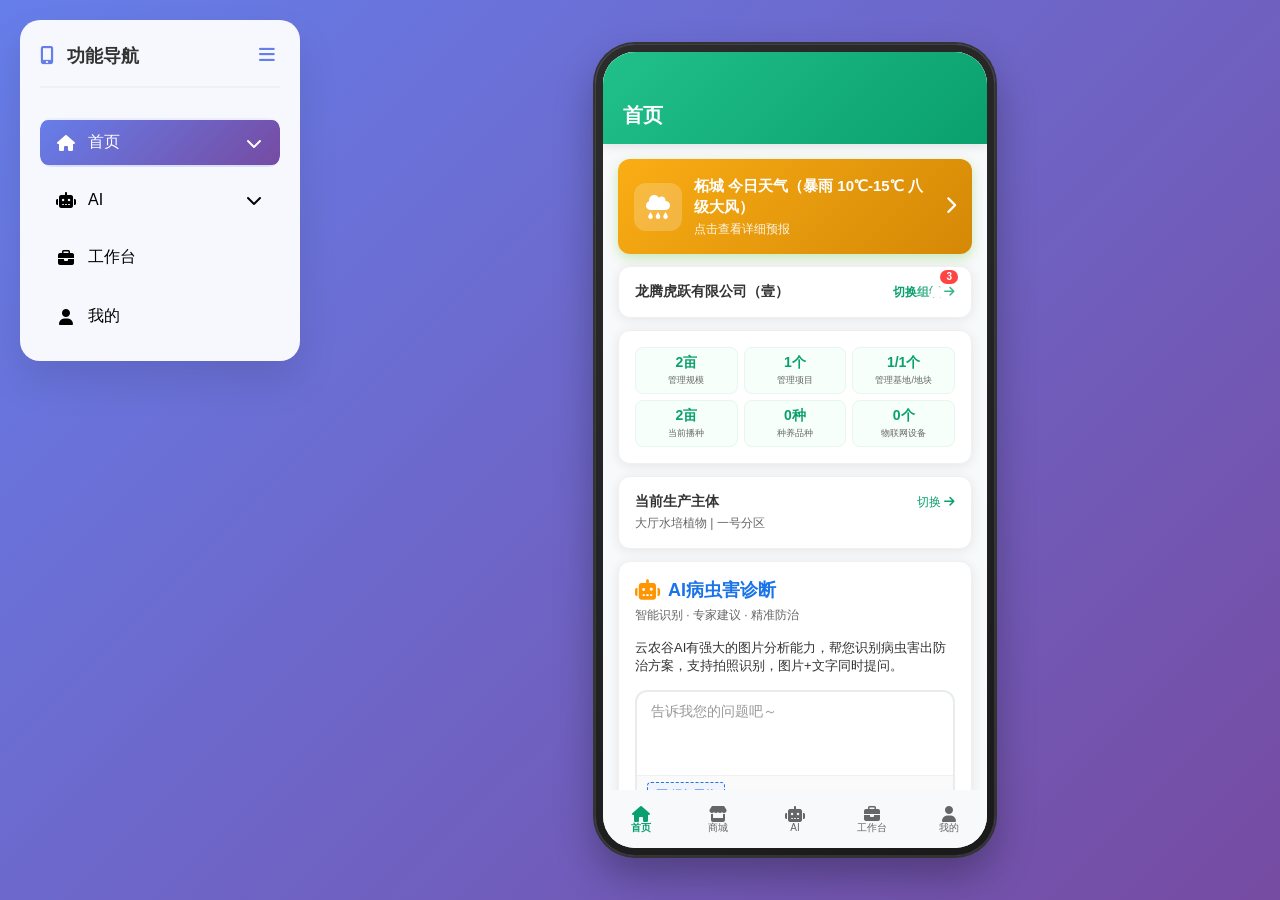
<file: index.html>
<!DOCTYPE html>
<html lang="zh-CN">
<head>
    <meta charset="UTF-8">
    <meta name="viewport" content="width=device-width, initial-scale=1.0">
    <title>移动端产品原型演示</title>
    <link rel="stylesheet" href="https://cdnjs.cloudflare.com/ajax/libs/font-awesome/6.4.0/css/all.min.css">
    <link rel="stylesheet" href="styles/main.css">
</head>
<body>
    <div class="prototype-container">
        <!-- 左侧导航菜单 -->
        <div class="sidebar" id="sidebar">
            <div class="sidebar-header">
                <h3><i class="fas fa-mobile-alt"></i> 功能导航</h3>
                <button class="toggle-btn" id="toggleBtn">
                    <i class="fas fa-bars"></i>
                </button>
            </div>
            
            <nav class="nav-menu">
                <div class="nav-section">
                    <div class="nav-item main-item clickable-main" data-page="home" onclick="loadPage('home')">
                        <i class="fas fa-home"></i>
                        <span>首页</span>
                        <i class="fas fa-chevron-down arrow"></i>
                    </div>
                    <div class="sub-menu">
                        <div class="nav-item sub-item" data-page="fieldWorkstation">
                            <i class="fas fa-microchip"></i>
                            <span>田间工作站</span>
                        </div>
                        <div class="nav-item sub-item" data-page="farmCalendar">
                            <i class="fas fa-calendar-alt"></i>
                            <span>农事日历</span>
                        </div>
                        <div class="nav-item sub-item" data-page="plantingPlan">
                            <i class="fas fa-seedling"></i>
                            <span>种植计划</span>
                        </div>
                        <div class="nav-item sub-item" data-page="addFarmActivity">
                            <i class="fas fa-plus-circle"></i>
                            <span>添加农事活动</span>
                        </div>
                        <div class="nav-item sub-item" data-page="aiServiceEffect">
                            <i class="fas fa-book"></i>
                            <span>农事方案库</span>
                        </div>
                        <div class="nav-item sub-item" data-page="farmServiceRecord">
                            <i class="fas fa-plus-square"></i>
                            <span>新建农事方案</span>
                        </div>
                    </div>
                </div>
                <!-- 新增：商城、AI诊断、工作台、我的 入口 -->
                <!-- 商城菜单已隐藏 -->
                <div class="nav-section">
                    <div class="nav-item main-item" data-page="ai">
                        <i class="fas fa-robot"></i>
                        <span>AI</span>
                        <i class="fas fa-chevron-down arrow"></i>
                    </div>
                    <div class="sub-menu">
                        <div class="nav-item sub-item" data-page="aiChatCenter">
                            <i class="fas fa-comments"></i>
                            <span>AI对话</span>
                        </div>
                        <div class="nav-item sub-item" data-page="agentMarket">
                            <i class="fas fa-th-large"></i>
                            <span>智能体广场</span>
                        </div>
                        <div class="nav-item sub-item" data-page="mySubscriptions">
                            <i class="fas fa-star"></i>
                            <span>我的订阅</span>
                        </div>
                        <div class="nav-item sub-item" onclick="loadWeatherDisasterHome()">
                            <i class="fas fa-cloud-sun-rain"></i>
                            <span>气象灾害预警</span>
                        </div>
                        <div class="nav-item sub-item" onclick="enterPriceAgent('小麦')">
                            <i class="fas fa-dollar-sign"></i>
                            <span>小麦价格智能体</span>
                        </div>
                    </div>
                </div>
                <div class="nav-section">
                    <div class="nav-item main-item" data-page="workbench">
                        <i class="fas fa-briefcase"></i>
                        <span>工作台</span>
                    </div>
                </div>
                <div class="nav-section">
                    <div class="nav-item main-item" data-page="profile">
                        <i class="fas fa-user"></i>
                        <span>我的</span>
                    </div>
                </div>
            </nav>
        </div>
        
        <!-- 手机壳容器 -->
        <div class="phone-container">
            <div class="phone-frame">
                <div class="phone-screen">
                    <div class="phone-content" id="phoneContent">
                        <!-- 页面内容将通过JavaScript动态加载 -->
                    </div>
                </div>
            </div>
        </div>
    </div>
    
    <script src="scripts/main.js"></script>
</body>
</html>
</file>
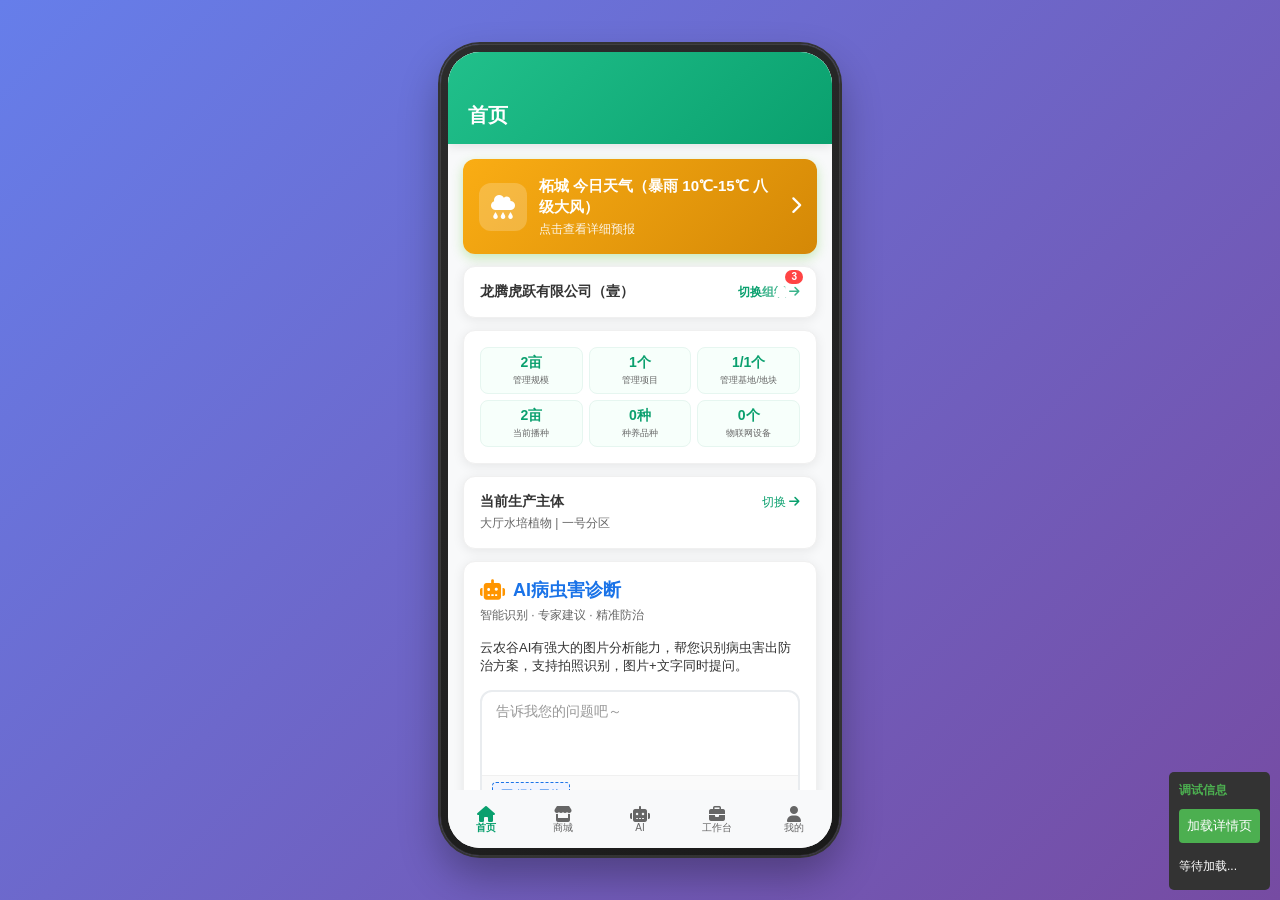
<file: debug-detail.html>
<!DOCTYPE html>
<html lang="zh-CN">
<head>
    <meta charset="UTF-8">
    <meta name="viewport" content="width=device-width, initial-scale=1.0">
    <title>详情页调试</title>
    <link rel="stylesheet" href="https://cdnjs.cloudflare.com/ajax/libs/font-awesome/6.4.0/css/all.min.css">
    <link rel="stylesheet" href="styles/main.css">
    <style>
        .debug-info {
            position: fixed;
            bottom: 10px;
            right: 10px;
            background: #333;
            color: white;
            padding: 10px;
            border-radius: 5px;
            font-size: 12px;
            max-width: 300px;
            z-index: 9999;
        }
        .debug-info h4 {
            margin: 0 0 10px 0;
            color: #4CAF50;
        }
        .debug-info p {
            margin: 5px 0;
        }
    </style>
</head>
<body>
    <div class="prototype-container">
        <div class="phone-container">
            <div class="phone-frame">
                <div class="phone-screen">
                    <div class="phone-content" id="phoneContent">
                        <!-- 手动加载详情页 -->
                        <div class="mobile-page price-report-page">
                            <div class="mobile-header">
                                <button class="back-btn">
                                    <i class="fas fa-arrow-left"></i>
                                </button>
                                <div class="header-title">
                                    <h1 id="priceReportTitle">小麦价格AI分析报告</h1>
                                </div>
                            </div>
                            <div class="price-report-content" id="priceReportContent">
                                <div style="text-align:center;padding:50px;color:#999;">
                                    点击下方按钮加载详情...
                                </div>
                            </div>
                        </div>
                    </div>
                </div>
            </div>
        </div>
    </div>
    
    <div class="debug-info">
        <h4>调试信息</h4>
        <button onclick="loadDebugReport()" style="width:100%;padding:8px;margin-bottom:10px;background:#4CAF50;color:white;border:none;border-radius:4px;cursor:pointer;">
            加载详情页
        </button>
        <p id="debugStatus">等待加载...</p>
    </div>
    
    <script src="scripts/main.js"></script>
    <script>
        function loadDebugReport() {
            const statusEl = document.getElementById('debugStatus');
            statusEl.innerHTML = '开始加载...';
            
            try {
                const container = document.getElementById('priceReportContent');
                if (!container) {
                    statusEl.innerHTML = '<span style="color:red;">✗ 容器未找到</span>';
                    return;
                }
                
                statusEl.innerHTML = '容器已找到<br>';
                
                // 检查函数是否存在
                if (typeof generatePriceAnalysisReport !== 'function') {
                    statusEl.innerHTML += '<span style="color:red;">✗ 函数不存在</span>';
                    return;
                }
                
                statusEl.innerHTML += '函数已找到<br>';
                
                // 检查数据
                if (typeof priceAgentData === 'undefined') {
                    statusEl.innerHTML += '<span style="color:red;">✗ 数据不存在</span>';
                    return;
                }
                
                statusEl.innerHTML += '数据已找到<br>';
                
                // 调用函数
                generatePriceAnalysisReport(container, '小麦', '河南');
                
                statusEl.innerHTML += '<span style="color:#4CAF50;">✓ 加载完成！</span>';
            } catch (error) {
                statusEl.innerHTML = '<span style="color:red;">错误: ' + error.message + '</span>';
                console.error('详细错误:', error);
            }
        }
        
        // 页面加载完成后自动执行
        window.addEventListener('load', function() {
            console.log('页面加载完成，2秒后自动加载详情...');
            setTimeout(loadDebugReport, 2000);
        });
    </script>
</body>
</html>
</file>
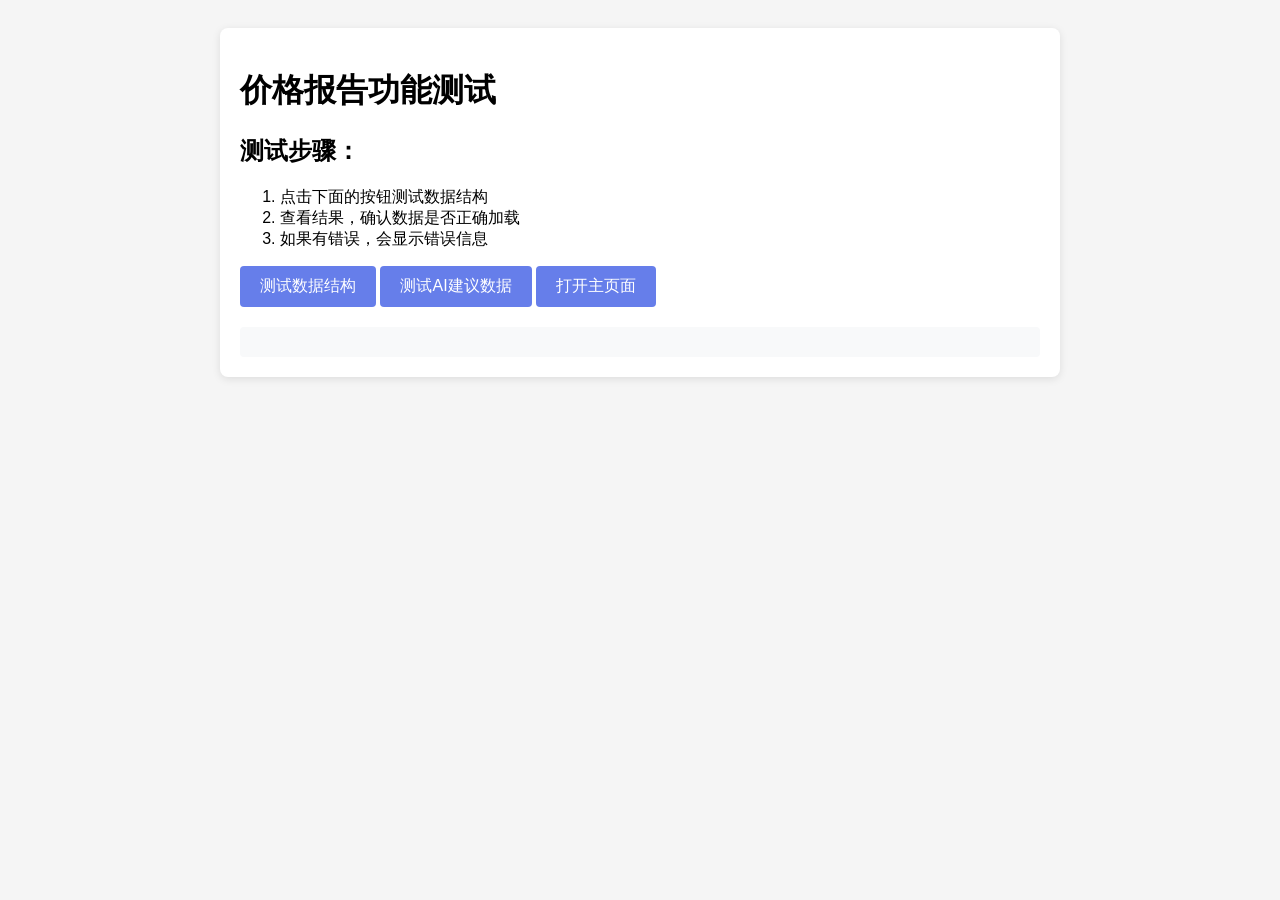
<file: test-price-report.html>
<!DOCTYPE html>
<html lang="zh-CN">
<head>
    <meta charset="UTF-8">
    <meta name="viewport" content="width=device-width, initial-scale=1.0">
    <title>价格报告测试</title>
    <style>
        body {
            font-family: Arial, sans-serif;
            padding: 20px;
            background: #f5f5f5;
        }
        .test-container {
            max-width: 800px;
            margin: 0 auto;
            background: white;
            padding: 20px;
            border-radius: 8px;
            box-shadow: 0 2px 8px rgba(0,0,0,0.1);
        }
        button {
            padding: 10px 20px;
            background: #667eea;
            color: white;
            border: none;
            border-radius: 4px;
            cursor: pointer;
            font-size: 16px;
        }
        button:hover {
            background: #5568d3;
        }
        #result {
            margin-top: 20px;
            padding: 15px;
            background: #f8f9fa;
            border-radius: 4px;
        }
        .error {
            color: red;
        }
        .success {
            color: green;
        }
    </style>
</head>
<body>
    <div class="test-container">
        <h1>价格报告功能测试</h1>
        
        <h2>测试步骤：</h2>
        <ol>
            <li>点击下面的按钮测试数据结构</li>
            <li>查看结果，确认数据是否正确加载</li>
            <li>如果有错误，会显示错误信息</li>
        </ol>
        
        <button onclick="testData()">测试数据结构</button>
        <button onclick="testAIAdvice()">测试AI建议数据</button>
        <button onclick="window.open('index.html', '_blank')">打开主页面</button>
        
        <div id="result"></div>
    </div>
    
    <script>
        // 复制主要的数据结构进行测试
        const testPriceData = {
            '小麦': {
                name: '小麦',
                region: '河南',
                currentPrice: 2.65,
                priceUnit: '元/斤',
                change: 0.08,
                changePercent: 3.1,
                insight: '受雨雪影响，河南局部看涨',
                shortTermForecast: '预计未来3-5天价格将继续保持上涨态势，受降雪天气影响，运输成本上升，建议密切关注天气变化及市场动态。',
                historyData: [
                    { date: '01-04', price: 2.50 },
                    { date: '01-05', price: 2.52 },
                    { date: '01-06', price: 2.55 },
                    { date: '01-07', price: 2.58 },
                    { date: '01-08', price: 2.60 },
                    { date: '01-09', price: 2.62 },
                    { date: '01-10', price: 2.65 }
                ],
                regionData: [
                    { region: '河南', price: 2.65, trend: 'up' },
                    { region: '山东', price: 2.62, trend: 'stable' },
                    { region: '河北', price: 2.60, trend: 'up' }
                ],
                aiAdvice: {
                    trend: 'up',
                    summary: '短期内价格将保持上涨趋势',
                    details: [
                        '天气因素：降雪天气影响运输，推高物流成本，支撑价格上涨',
                        '市场需求：春节前备货需求旺盛，面粉企业采购积极',
                        '供应情况：农户惜售情绪较浓，市场流通粮源偏紧',
                        '政策面：收储政策平稳，市场运行正常',
                        '建议：当前价格处于合理区间，可根据自身情况选择出售时机，建议分批次出售降低风险'
                    ],
                    risks: ['天气转好后运输成本下降', '市场供应量增加', '节后需求回落'],
                    opportunities: ['春节前备货需求持续', '天气因素持续影响', '农户惜售支撑价格']
                }
            }
        };
        
        function testData() {
            const resultDiv = document.getElementById('result');
            const data = testPriceData['小麦'];
            
            let html = '<h3>数据检查结果：</h3>';
            
            // 检查基础数据
            html += '<div class="success">✓ 基础数据存在</div>';
            html += `<p>名称：${data.name}</p>`;
            html += `<p>地区：${data.region}</p>`;
            html += `<p>当前价格：¥${data.currentPrice}/斤</p>`;
            html += `<p>涨跌：${data.change >= 0 ? '+' : ''}${data.change} (${data.changePercent}%)</p>`;
            
            // 检查短期预测
            if (data.shortTermForecast) {
                html += '<div class="success">✓ 短期预测数据存在</div>';
                html += `<p>短期预测：${data.shortTermForecast}</p>`;
            } else {
                html += '<div class="error">✗ 短期预测数据缺失</div>';
            }
            
            // 检查AI建议
            if (data.aiAdvice) {
                html += '<div class="success">✓ AI建议数据存在</div>';
            } else {
                html += '<div class="error">✗ AI建议数据缺失</div>';
            }
            
            resultDiv.innerHTML = html;
        }
        
        function testAIAdvice() {
            const resultDiv = document.getElementById('result');
            const data = testPriceData['小麦'];
            
            let html = '<h3>AI建议详细检查：</h3>';
            
            if (!data.aiAdvice) {
                html += '<div class="error">✗ AI建议对象不存在</div>';
                resultDiv.innerHTML = html;
                return;
            }
            
            const advice = data.aiAdvice;
            
            // 检查趋势
            html += '<h4>趋势信息：</h4>';
            html += `<p>趋势方向：${advice.trend || '未设置'}</p>`;
            html += `<p>趋势摘要：${advice.summary || '未设置'}</p>`;
            
            // 检查详细信息
            html += '<h4>详细建议：</h4>';
            if (advice.details && advice.details.length > 0) {
                html += '<ul>';
                advice.details.forEach(detail => {
                    html += `<li>${detail}</li>`;
                });
                html += '</ul>';
            } else {
                html += '<div class="error">✗ 详细建议为空</div>';
            }
            
            // 检查风险
            html += '<h4>风险因素：</h4>';
            if (advice.risks && advice.risks.length > 0) {
                html += '<ul>';
                advice.risks.forEach(risk => {
                    html += `<li>${risk}</li>`;
                });
                html += '</ul>';
            } else {
                html += '<div class="error">✗ 风险因素为空</div>';
            }
            
            // 检查机会
            html += '<h4>利好因素：</h4>';
            if (advice.opportunities && advice.opportunities.length > 0) {
                html += '<ul>';
                advice.opportunities.forEach(opp => {
                    html += `<li>${opp}</li>`;
                });
                html += '</ul>';
            } else {
                html += '<div class="error">✗ 利好因素为空</div>';
            }
            
            resultDiv.innerHTML = html;
        }
    </script>
</body>
</html>
</file>
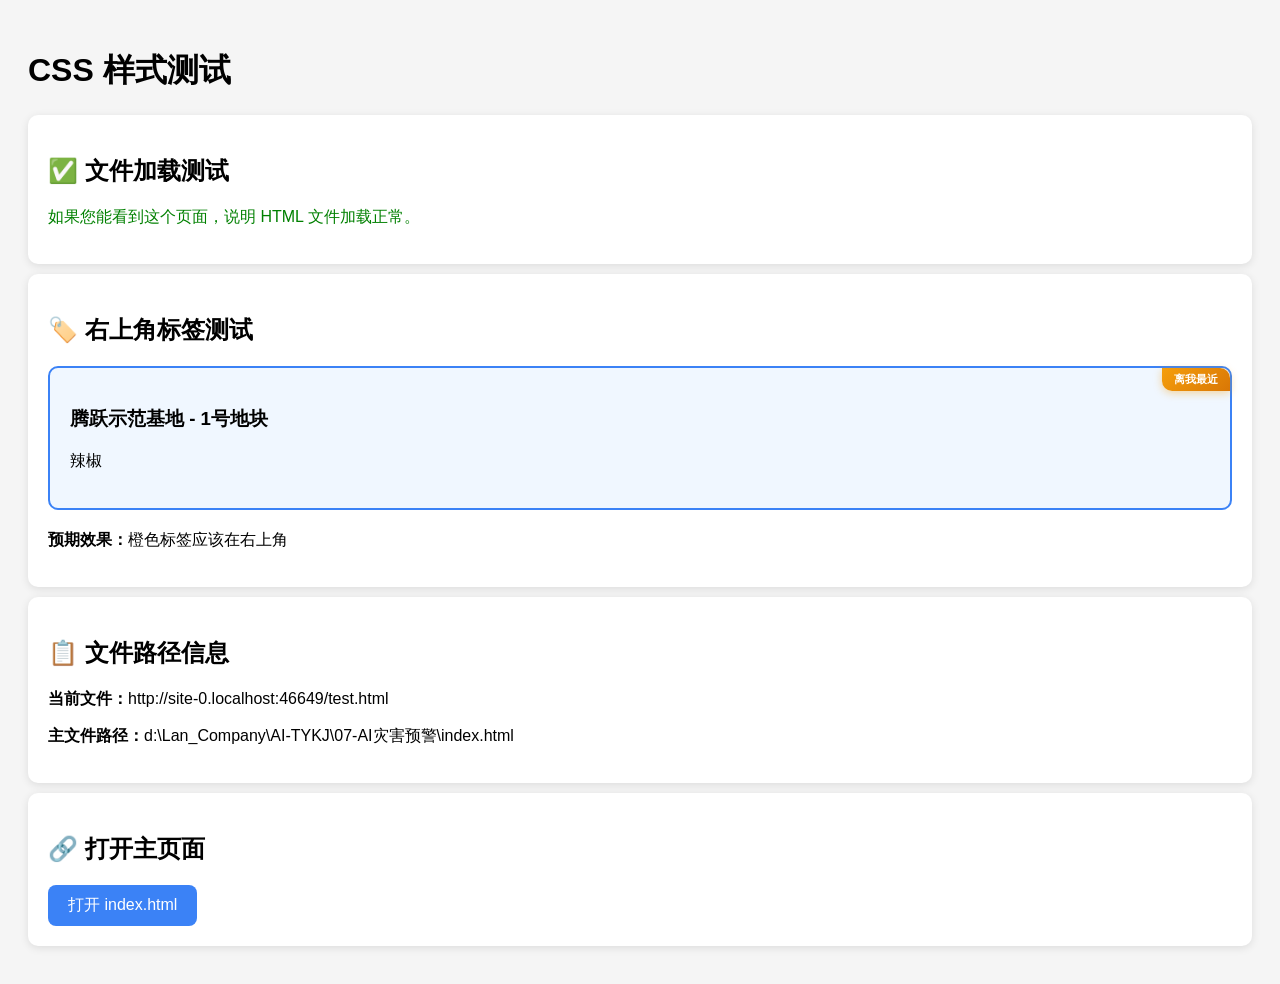
<file: test.html>
<!DOCTYPE html>
<html lang="zh-CN">
<head>
    <meta charset="UTF-8">
    <meta name="viewport" content="width=device-width, initial-scale=1.0">
    <title>测试页面</title>
    <style>
        body {
            font-family: Arial, sans-serif;
            padding: 20px;
            background: #f5f5f5;
        }
        .test-card {
            background: white;
            padding: 20px;
            border-radius: 10px;
            margin: 10px 0;
            box-shadow: 0 2px 8px rgba(0,0,0,0.1);
        }
        .success { color: green; }
        .error { color: red; }
        .block-badge-corner {
            position: absolute;
            top: 0;
            right: 0;
            background: linear-gradient(135deg, #f59e0b 0%, #d97706 100%);
            color: white;
            font-size: 11px;
            padding: 4px 12px;
            border-radius: 0 10px 0 10px;
            font-weight: 600;
            box-shadow: 0 2px 8px rgba(245, 158, 11, 0.4);
            z-index: 2;
        }
        .test-block {
            position: relative;
            background: #f0f7ff;
            padding: 20px;
            border: 2px solid #3b82f6;
            border-radius: 10px;
            margin: 20px 0;
        }
    </style>
</head>
<body>
    <h1>CSS 样式测试</h1>
    
    <div class="test-card">
        <h2>✅ 文件加载测试</h2>
        <p class="success">如果您能看到这个页面，说明 HTML 文件加载正常。</p>
    </div>
    
    <div class="test-card">
        <h2>🏷️ 右上角标签测试</h2>
        <div class="test-block">
            <div class="block-badge-corner">离我最近</div>
            <h3>腾跃示范基地 - 1号地块</h3>
            <p>辣椒</p>
        </div>
        <p><strong>预期效果：</strong>橙色标签应该在右上角</p>
    </div>
    
    <div class="test-card">
        <h2>📋 文件路径信息</h2>
        <p><strong>当前文件：</strong><span id="currentPath"></span></p>
        <p><strong>主文件路径：</strong>d:\Lan_Company\AI-TYKJ\07-AI灾害预警\index.html</p>
    </div>
    
    <div class="test-card">
        <h2>🔗 打开主页面</h2>
        <button onclick="window.location.href='index.html'" style="padding: 10px 20px; background: #3b82f6; color: white; border: none; border-radius: 8px; cursor: pointer; font-size: 16px;">
            打开 index.html
        </button>
    </div>
    
    <script>
        document.getElementById('currentPath').textContent = window.location.href;
    </script>
</body>
</html>
</file>
<file: styles/main.css>
/* 全局样式 */
* {
    margin: 0;
    padding: 0;
    box-sizing: border-box;
}

body {
    font-family: -apple-system, BlinkMacSystemFont, 'Segoe UI', Roboto, 'Helvetica Neue', Arial, sans-serif;
    background: linear-gradient(135deg, #667eea 0%, #764ba2 100%);
    min-height: 100vh;
    overflow-x: hidden;
}

/* 全局隐藏滚动条，但保持滚动功能 */
* {
    -ms-overflow-style: none; /* IE and Edge */
    scrollbar-width: none; /* Firefox */
}

*::-webkit-scrollbar {
    display: none; /* Chrome, Safari and Opera */
    width: 0;
    height: 0;
}

/* 原型容器 */
.prototype-container {
    display: flex;
    min-height: 100vh;
    padding: 20px;
    gap: 30px;
}

/* 侧边栏样式 */
.sidebar {
    width: 280px;
    background: rgba(255, 255, 255, 0.95);
    backdrop-filter: blur(10px);
    border-radius: 20px;
    box-shadow: 0 20px 40px rgba(0, 0, 0, 0.1);
    padding: 20px;
    transition: all 0.3s ease;
    height: fit-content;
    position: sticky;
    top: 20px;
}

.sidebar.collapsed {
    width: 80px;
    padding: 20px 10px;
}

.sidebar.collapsed .sidebar-header h3 {
    display: none;
}

.sidebar.collapsed .nav-item span {
    display: none;
}

.sidebar.collapsed .nav-item .arrow {
    display: none;
}

.sidebar.collapsed .sub-menu {
    display: none;
}

.sidebar.collapsed .nav-item {
    justify-content: center;
    padding: 12px 8px;
}

.sidebar.collapsed .nav-item i:first-child {
    margin-right: 0;
    font-size: 18px;
}

.sidebar-header {
    display: flex;
    justify-content: space-between;
    align-items: center;
    margin-bottom: 30px;
    padding-bottom: 15px;
    border-bottom: 2px solid #f0f0f0;
}

.sidebar-header h3 {
    color: #333;
    font-size: 18px;
    font-weight: 600;
}

.sidebar-header h3 i {
    margin-right: 8px;
    color: #667eea;
}

.toggle-btn {
    background: none;
    border: none;
    font-size: 18px;
    color: #667eea;
    cursor: pointer;
    padding: 5px;
    border-radius: 5px;
    transition: all 0.3s ease;
}

.toggle-btn:hover {
    background: rgba(102, 126, 234, 0.1);
}

/* 导航菜单样式 */
.nav-menu {
    display: flex;
    flex-direction: column;
    gap: 10px;
}

.nav-section {
    border-radius: 12px;
    overflow: hidden;
}

.nav-item {
    display: flex;
    align-items: center;
    padding: 12px 16px;
    cursor: pointer;
    transition: all 0.3s ease;
    border-radius: 8px;
    margin: 2px 0;
    position: relative;
}

.nav-item:hover {
    background: rgba(102, 126, 234, 0.1);
    transform: translateX(5px);
}

.nav-item.active {
    background: linear-gradient(135deg, #667eea, #764ba2);
    color: white;
    box-shadow: 0 4px 15px rgba(102, 126, 234, 0.3);
}

.nav-item i {
    margin-right: 12px;
    width: 20px;
    text-align: center;
    font-size: 16px;
}

.nav-item span {
    flex: 1;
    font-weight: 500;
}

.nav-item .arrow {
    margin-left: auto;
    margin-right: 0;
    transition: transform 0.3s ease;
}

.nav-item.expanded .arrow {
    transform: rotate(180deg);
}

.sub-menu {
    max-height: 0;
    overflow: hidden;
    transition: max-height 0.3s ease;
    background: rgba(102, 126, 234, 0.05);
    border-radius: 8px;
    margin: 0 8px;
}

.sub-menu.expanded {
    max-height: 200px;
}

.sub-item {
    padding: 10px 16px 10px 48px;
    font-size: 14px;
    color: #666;
}

.sub-item:hover {
    background: rgba(102, 126, 234, 0.1);
    color: #333;
}

.sub-item.active {
    background: rgba(102, 126, 234, 0.2);
    color: #667eea;
    font-weight: 600;
}

/* 手机壳样式 */
.phone-container {
    flex: 1;
    display: flex;
    justify-content: center;
    align-items: center;
    padding: 20px;
}

.phone-frame {
    width: 400px;
    height: 812px;
    background: linear-gradient(145deg, #2c2c2c, #1a1a1a);
    border-radius: 40px;
    padding: 8px;
    box-shadow: 
        0 0 0 2px #333,
        0 20px 40px rgba(0, 0, 0, 0.3),
        inset 0 0 0 1px rgba(255, 255, 255, 0.1);
    position: relative;
}

.phone-frame::before {
    content: '';
    position: absolute;
    top: 20px;
    left: 50%;
    transform: translateX(-50%);
    width: 60px;
    height: 4px;
    background: #333;
    border-radius: 2px;
    z-index: 10;
}

.phone-screen {
    width: 100%;
    height: 100%;
    background: #000;
    border-radius: 32px;
    overflow: hidden;
    position: relative;
}

.phone-content {
    width: 100%;
    height: 100%;
    background: #fff;
    overflow: hidden;
    position: relative;
}

/* 工作台页面内容区域调整 */
.workbench-page {
    height: 100%;
    position: relative;
    overflow: hidden;
}

/* 移动端页面通用样式 */
.mobile-page {
    height: 100vh;
    background: #f8f9fa;
    position: relative;
    overflow-y: auto;
}

/* 我的订阅整体使用主题色背景（卡片仍为白色） */
.my-subs-page .mobile-content {
    background: linear-gradient(180deg, rgba(33,192,139,0.08), rgba(10,160,110,0.06) 30%, #f8f9fa 60%);
}

.mobile-header {
    background: linear-gradient(135deg, #21c08b, #0aa06e);
    color: white;
    padding: 15px 20px;
    padding-top: 50px;
    position: sticky;
    top: 0;
    z-index: 100;
    box-shadow: 0 2px 10px rgba(0, 0, 0, 0.1);
    display: flex;
    align-items: center;
    justify-content: space-between;
    position: relative;
}

.mobile-header h1 {
    font-size: 20px;
    font-weight: 600;
    margin: 0;
}

/* AI对话页面标题居中 */
.mobile-header .header-title-center {
    position: absolute;
    left: 50%;
    transform: translateX(-50%);
    text-align: center;
}

.mobile-header .subtitle {
    font-size: 14px;
    opacity: 0.9;
    margin-top: 5px;
}

/* 顶部返回按钮（左侧） */
.mobile-header .back-btn {
    background: transparent;
    border: none;
    color: #fff;
    font-size: 18px;
    padding: 8px;
    cursor: pointer;
    display: flex;
    align-items: center;
    justify-content: center;
    width: 36px;
    height: 36px;
    flex-shrink: 0;
}

/* 标题容器居中 */
.mobile-header .header-title {
    flex: 1;
    text-align: center;
    padding: 0 10px;
}

/* 分享按钮在右侧 */
.mobile-header .share-btn {
    flex-shrink: 0;
}

/* 历史记录按钮容器 */
.history-btn-container {
    display: flex;
    justify-content: flex-end;
    padding: 8px 16px 0;
}

/* 历史记录按钮样式 */
.history-btn {
    background: #f7f8fb;
    border: 1px solid #eaeaea;
    border-radius: 8px;
    color: #666;
    font-size: 16px;
    padding: 8px;
    cursor: pointer;
    transition: all 0.2s ease;
    display: flex;
    align-items: center;
    justify-content: center;
    width: 36px;
    height: 36px;
}

.history-btn:hover {
    background: #e9ecef;
    border-color: #21c08b;
    color: #21c08b;
}

/* 农事活动详情-顶部摘要块 */
.activity-summary {
    background: white;
    border-radius: 12px;
    padding: 15px;
    box-shadow: 0 2px 10px rgba(0, 0, 0, 0.05);
}
.activity-summary .summary-top {
    display: flex;
    justify-content: space-between;
    align-items: center;
    margin-bottom: 10px;
}
.summary-title {
    font-size: 16px;
    font-weight: 700;
    color: #333;
    margin-bottom: 6px;
}
.summary-list .detail-item { margin-bottom: 4px; }
.summary-list .detail-label { min-width: 72px; color: #666; }


.mobile-content {
    padding: 20px;
}

.mobile-footer {
    background: white;
    border-top: 1px solid #eee;
    padding: 15px 20px;
    position: sticky;
    bottom: 0;
    z-index: 100;
}

/* 卡片样式 */
.card {
    background: white;
    border-radius: 12px;
    padding: 20px;
    margin-bottom: 15px;
    box-shadow: 0 2px 10px rgba(0, 0, 0, 0.05);
    border: 1px solid #f0f0f0;
}

/* 工作台页面卡片间距调整 */
.workbench-page .card {
    padding: 16px;
    margin-bottom: 0; /* 去掉底部间距，使用gap控制 */
    flex-shrink: 0; /* 防止卡片被压缩 */
}

.workbench-page .features-card {
    padding: 20px;
}

.card-header {
    display: flex;
    justify-content: space-between;
    align-items: center;
    margin-bottom: 15px;
}

.card-title {
    font-size: 18px;
    font-weight: 600;
    color: #333;
}

.card-subtitle {
    font-size: 14px;
    color: #666;
    margin-top: 5px;
}

/* 按钮样式 */
.btn {
    background: linear-gradient(135deg, #21c08b, #0aa06e);
    color: white;
    border: none;
    padding: 12px 24px;
    border-radius: 8px;
    font-size: 16px;
    font-weight: 500;
    cursor: pointer;
    transition: all 0.3s ease;
    text-decoration: none;
    display: inline-block;
    text-align: center;
}

.btn:hover {
    transform: translateY(-2px);
    box-shadow: 0 8px 20px rgba(102, 126, 234, 0.3);
}

.btn-secondary {
    background: #f8f9fa;
    color: #333;
    border: 1px solid #ddd;
}

.btn-secondary:hover {
    background: #e9ecef;
    box-shadow: 0 4px 15px rgba(0, 0, 0, 0.1);
}

/* 列表样式 */
.list-item {
    display: flex;
    align-items: center;
    padding: 15px 0;
    border-bottom: 1px solid #f0f0f0;
    cursor: pointer;
    transition: all 0.3s ease;
}

.list-item:hover {
    background: rgba(102, 126, 234, 0.05);
    padding-left: 10px;
    border-radius: 8px;
}

.list-item:last-child {
    border-bottom: none;
}

.list-item-icon {
    width: 40px;
    height: 40px;
    background: linear-gradient(135deg, #21c08b, #0aa06e);
    border-radius: 8px;
    display: flex;
    align-items: center;
    justify-content: center;
    color: white;
    margin-right: 15px;
    font-size: 16px;
}

.list-item-content {
    flex: 1;
}

.list-item-title {
    font-size: 16px;
    font-weight: 500;
    color: #333;
    margin-bottom: 4px;
}

.list-item-subtitle {
    font-size: 14px;
    color: #666;
}

.list-item-arrow {
    color: #ccc;
    font-size: 14px;
}

/* 表单样式 */
.form-group {
    margin-bottom: 20px;
}

.form-label {
    display: block;
    font-size: 14px;
    font-weight: 500;
    color: #333;
    margin-bottom: 8px;
}

.form-input {
    width: 100%;
    padding: 12px 16px;
    border: 1px solid #ddd;
    border-radius: 8px;
    font-size: 16px;
    transition: all 0.3s ease;
}

.form-input:focus {
    outline: none;
    border-color: #667eea;
    box-shadow: 0 0 0 3px rgba(102, 126, 234, 0.1);
}

/* 统计卡片样式 */
.stats-grid {
    display: grid;
    grid-template-columns: repeat(2, 1fr);
    gap: 15px;
    margin-bottom: 20px;
}

.stat-card {
    background: white;
    border-radius: 12px;
    padding: 20px;
    text-align: center;
    box-shadow: 0 2px 10px rgba(0, 0, 0, 0.05);
}

.stat-number {
    font-size: 24px;
    font-weight: 700;
    color: #667eea;
    margin-bottom: 5px;
}

.stat-label {
    font-size: 14px;
    color: #666;
}

/* 响应式设计 */
@media (max-width: 1200px) {
    .prototype-container {
        flex-direction: column;
        align-items: center;
    }
    
    .sidebar {
        width: 100%;
        max-width: 600px;
        position: static;
    }
    
    .phone-container {
        order: -1;
    }
}

@media (max-width: 768px) {
    .prototype-container {
        padding: 10px;
    }
    
    .phone-frame {
        width: 320px;
        height: 640px;
    }
    
    .stats-grid {
        grid-template-columns: 1fr;
    }
}

/* 动画效果 */
@keyframes fadeIn {
    from {
        opacity: 0;
        transform: translateY(20px);
    }
    to {
        opacity: 1;
        transform: translateY(0);
    }
}

.mobile-page {
    animation: fadeIn 0.3s ease;
}

/* 工作台专属样式 */
.workbench-page {
    height: 100%;
    position: relative;
    overflow: hidden;
    display: flex;
    flex-direction: column;
}

.workbench-page .mobile-header {
    flex-shrink: 0; /* 头部不缩放 */
}

.workbench-page .mobile-content {
    flex: 1; /* 内容区域占据剩余空间 */
    padding: 15px;
    padding-bottom: 80px; /* 为底部导航留出空间 */
    overflow-y: auto; /* 允许垂直滚动 */
    display: flex;
    flex-direction: column;
    gap: 12px;
    /* 隐藏滚动条但保持滚动功能 */
    scrollbar-width: none; /* Firefox */
    -ms-overflow-style: none; /* IE and Edge */
}

.workbench-page .mobile-content::-webkit-scrollbar {
    display: none; /* Chrome, Safari */
}

.workbench-page .mobile-footer {
    flex-shrink: 0; /* 底部导航不缩放 */
    height: 60px;
    display: flex !important; /* 强制显示 */
    position: static !important; /* 覆盖sticky定位 */
    padding: 0 !important; /* 去掉默认内边距 */
    background: transparent !important; /* 去掉默认背景 */
    border: none !important; /* 去掉默认边框 */
}

.workbench-page .org-card .org-row {
    display: flex;
    justify-content: space-between;
    align-items: center;
}
.org-name { font-weight: 700; color: #333; font-size: 14px; }
.org-switch { color: #0aa06e; text-decoration: none; font-weight: 600; font-size: 12px; }
.org-row { display:flex; align-items:center; justify-content: space-between; }
.org-actions { display:flex; align-items:center; }

.wb-stats-grid {
    display: grid;
    grid-template-columns: repeat(3, 1fr);
    gap: 6px;
}
.wb-stat-item {
    background: #f7fffb;
    border: 1px solid #e6f6f0;
    border-radius: 8px;
    padding: 6px;
    text-align: center;
}
.wb-stat-number {
    color: #0aa06e;
    font-size: 14px;
    font-weight: 800;
    margin-bottom: 2px;
}
.wb-stat-label { color: #666; font-size: 9px; }

.subject-row { display: flex; justify-content: space-between; align-items: center; margin-bottom: 4px; }
.subject-title { font-weight: 700; color: #333; font-size: 14px; }
.subject-switch { color: #0aa06e; text-decoration: none; font-size: 12px; }
.subject-desc { color: #666; font-size: 12px; }

.section-title { font-weight: 700; margin-bottom: 8px; color: #333; font-size: 14px; }
.feature-grid, .features-grid {
    display: grid;
    grid-template-columns: repeat(4, 1fr);
    gap: 10px;
}
.feature-item { 
    text-align: center; 
    transition: transform 0.2s ease, box-shadow 0.2s ease;
    cursor: default;
}
.feature-item.disabled { opacity: 0.6; }

/* 可点击的feature-item样式 */
.feature-item.clickable {
    cursor: pointer;
    border-radius: 8px;
    padding: 4px;
}

.feature-item.clickable:hover {
    transform: translateY(-2px);
    box-shadow: 0 4px 12px rgba(10, 160, 110, 0.2);
}

.feature-item.clickable:hover .fi-icon {
    background: linear-gradient(135deg, #28a745, #0aa06e);
    transform: scale(1.1);
}

.feature-item.clickable:active {
    transform: translateY(0);
    box-shadow: 0 2px 6px rgba(10, 160, 110, 0.3);
}
.fi-icon {
    width: 36px; height: 36px; border-radius: 8px; margin: 0 auto 4px;
    background: linear-gradient(135deg, #21c08b, #0aa06e);
    color: #fff; display: flex; align-items: center; justify-content: center; font-size: 14px;
    transition: all 0.2s ease;
}
.fi-text { font-size: 9px; color: #333; }

.workbench-page .tabbar { 
    display: grid !important; 
    grid-template-columns: repeat(5, 1fr); 
    text-align: center; 
    background: white;
    border-top: 1px solid #eee;
    padding: 6px 0; /* 稍微压缩上下间距，避免换行 */
    height: 58px;
    box-sizing: border-box;
    align-items: center;
}

/* 首页样式 */
.welcome-section {
    text-align: center;
    padding: 20px;
}

.welcome-icon {
    width: 80px;
    height: 80px;
    border-radius: 50%;
    background: linear-gradient(135deg, #21c08b, #0aa06e);
    color: white;
    display: flex;
    align-items: center;
    justify-content: center;
    font-size: 32px;
    margin: 0 auto 20px;
}

.welcome-section h2 {
    color: #333;
    margin-bottom: 10px;
    font-size: 20px;
}

.welcome-section p {
    color: #666;
    font-size: 14px;
}

.quick-actions {
    display: grid;
    grid-template-columns: repeat(4, 1fr);
    gap: 15px;
    padding: 10px 0;
}

.quick-action-item {
    text-align: center;
    cursor: pointer;
    transition: transform 0.2s ease;
}

.quick-action-item:hover {
    transform: translateY(-2px);
}

.qa-icon {
    width: 48px;
    height: 48px;
    border-radius: 12px;
    background: linear-gradient(135deg, #21c08b, #0aa06e);
    color: white;
    display: flex;
    align-items: center;
    justify-content: center;
    font-size: 18px;
    margin: 0 auto 8px;
    transition: all 0.2s ease;
}

.quick-action-item:hover .qa-icon {
    transform: scale(1.1);
    box-shadow: 0 4px 12px rgba(10, 160, 110, 0.3);
}

.qa-text {
    font-size: 12px;
    color: #333;
    font-weight: 500;
}

/* 我的页面样式 */
.profile-page {
    height: 100%;
    position: relative;
    overflow: hidden;
    display: flex;
    flex-direction: column;
}

.profile-page .mobile-header {
    flex-shrink: 0;
    display: flex;
    justify-content: space-between;
    align-items: center;
    /* 与工作台一致的标题栏高度与样式 */
    padding: 15px 20px;
    padding-top: 50px;
    position: relative; /* 允许右侧操作绝对定位，保证标题真正居中 */
}

.profile-page .mobile-header h1 {
    margin: 0;
    color: white;
    font-size: 18px;
    font-weight: 600;
    text-align: center; /* 标题文字水平居中 */
    width: 100%;
}

.header-actions {
    display: flex;
    gap: 15px;
    color: white;
    font-size: 16px;
    position: absolute; /* 绝对定位到右侧，避免影响标题居中 */
    right: 16px;
    top: 50%;
    transform: translateY(-50%);
}

.profile-page .mobile-content {
    flex: 1;
    padding: 15px;
    padding-bottom: 80px;
    overflow-y: auto;
    display: flex;
    flex-direction: column;
    gap: 15px;
    scrollbar-width: none;
    -ms-overflow-style: none;
}

.profile-page .mobile-content::-webkit-scrollbar {
    display: none;
}

/* 用户信息卡片 */
.user-profile-card {
    background: white;
    border-radius: 12px;
    padding: 20px;
    display: flex;
    align-items: center;
    gap: 15px;
    box-shadow: 0 2px 10px rgba(0, 0, 0, 0.05);
    border: 1px solid #f0f0f0;
    cursor: pointer;
    transition: all 0.2s ease;
}

.user-profile-card:hover {
    transform: translateY(-2px);
    box-shadow: 0 4px 20px rgba(0, 0, 0, 0.1);
}

.user-avatar {
    width: 60px;
    height: 60px;
    border-radius: 50%;
    background: #f5f5f5;
    display: flex;
    align-items: center;
    justify-content: center;
    font-size: 24px;
    color: #999;
    border: 2px solid #e9ecef;
}

.user-info {
    flex: 1;
}

.user-name {
    font-size: 18px;
    font-weight: 600;
    color: #333;
    margin-bottom: 4px;
}

.user-org {
    font-size: 14px;
    color: #666;
}

.user-profile-card .fa-chevron-right {
    color: #ccc;
    font-size: 14px;
}

/* 电商服务网格 */
.ecommerce-grid {
    display: grid;
    grid-template-columns: repeat(3, 1fr);
    gap: 15px;
    padding: 10px 0;
}

.ecommerce-item {
    text-align: center;
    cursor: pointer;
    transition: transform 0.2s ease;
}

.ecommerce-item:hover {
    transform: translateY(-2px);
}

.ecommerce-icon {
    width: 48px;
    height: 48px;
    border-radius: 12px;
    display: flex;
    align-items: center;
    justify-content: center;
    font-size: 18px;
    margin: 0 auto 8px;
    transition: all 0.2s ease;
}

.ecommerce-icon.orange {
    background: linear-gradient(135deg, #ff9500, #ff6b35);
    color: white;
}

.ecommerce-icon.blue {
    background: linear-gradient(135deg, #007aff, #5ac8fa);
    color: white;
}

.ecommerce-icon.green {
    background: linear-gradient(135deg, #34c759, #30d158);
    color: white;
}

.ecommerce-item:hover .ecommerce-icon {
    transform: scale(1.1);
    box-shadow: 0 4px 12px rgba(0, 0, 0, 0.2);
}

.ecommerce-text {
    font-size: 12px;
    color: #333;
    font-weight: 500;
}

/* 其它功能列表 */
.other-functions {
    padding: 5px 0;
}

.other-item {
    display: flex;
    align-items: center;
    padding: 15px 0;
    border-bottom: 1px solid #f0f0f0;
    cursor: pointer;
    transition: background-color 0.2s ease;
}

.other-item:last-child {
    border-bottom: none;
}

.other-item:hover {
    background-color: #f8f9fa;
}

.other-icon {
    width: 36px;
    height: 36px;
    border-radius: 8px;
    background: linear-gradient(135deg, #21c08b, #0aa06e);
    color: white;
    display: flex;
    align-items: center;
    justify-content: center;
    font-size: 16px;
    margin-right: 15px;
}

.other-text {
    flex: 1;
    font-size: 15px;
    color: #333;
    font-weight: 500;
}

.other-item .fa-chevron-right {
    color: #ccc;
    font-size: 14px;
}

/* 操作按钮 */
.action-buttons {
    display: flex;
    flex-direction: column;
    gap: 12px;
    margin-top: 10px;
}

.btn-primary {
    background: linear-gradient(135deg, #21c08b, #0aa06e);
    color: white;
    border: none;
    padding: 15px;
    border-radius: 12px;
    font-size: 16px;
    font-weight: 600;
    cursor: pointer;
    transition: all 0.2s ease;
}

.btn-primary:hover {
    transform: translateY(-2px);
    box-shadow: 0 4px 16px rgba(10, 160, 110, 0.3);
}

.btn-secondary {
    background: #f8f9fa;
    color: #666;
    border: 1px solid #e9ecef;
    padding: 15px;
    border-radius: 12px;
    font-size: 16px;
    font-weight: 500;
    cursor: pointer;
    transition: all 0.2s ease;
}

.btn-secondary:hover {
    background: #e9ecef;
    transform: translateY(-1px);
}

/* 浮动按钮 */
.floating-buttons {
    position: fixed;
    right: 20px;
    bottom: 100px;
    display: flex;
    flex-direction: column;
    gap: 15px;
    z-index: 1000;
}

.fab {
    width: 56px;
    height: 56px;
    border-radius: 50%;
    display: flex;
    align-items: center;
    justify-content: center;
    font-size: 20px;
    color: white;
    cursor: pointer;
    transition: all 0.2s ease;
    box-shadow: 0 4px 12px rgba(0, 0, 0, 0.15);
}

.fab:hover {
    transform: scale(1.1);
    box-shadow: 0 6px 20px rgba(0, 0, 0, 0.25);
}

.fab.ai-assistant {
    background: linear-gradient(135deg, #007aff, #5ac8fa);
}

.fab.customer-service {
    background: linear-gradient(135deg, #007aff, #5ac8fa);
    display: none; /* 隐藏右下角耳机图标 */
}

/* 我的页面底部导航 */
.profile-page .mobile-footer {
    flex-shrink: 0;
    height: 60px;
    display: flex !important;
    position: static !important;
    padding: 0 !important;
    background: transparent !important;
    border: none !important;
}

.profile-page .tabbar {
    display: grid !important;
    grid-template-columns: repeat(5, 1fr) !important; /* 底部导航 5 个 */
    text-align: center;
    background: white;
    border-top: 1px solid #eee;
    padding: 6px 0;
    height: 58px;
    box-sizing: border-box;
    align-items: center;
}

/* 空状态样式 */
.empty-state {
    text-align: center;
    padding: 40px 20px;
    color: #999;
}

.empty-state i {
    font-size: 48px;
    margin-bottom: 20px;
    color: #ddd;
}

.empty-state h3 {
    font-size: 18px;
    margin-bottom: 10px;
    color: #666;
}

.empty-state p {
    font-size: 14px;
    color: #999;
}

/* 我的订阅页面样式 */
/* 使用全局主题色（绿色）头部，并保持与全局标题栏一致的高度与间距 */
.my-subs-page .mobile-header {
    background: linear-gradient(135deg, #21c08b, #0aa06e);
    padding: 15px 20px;
    padding-top: 50px;
    position: sticky;
    top: 0;
    z-index: 100;
}

/* 切换按钮使用主题色，固定在标题栏右上角 */
.my-subs-page .demo-toggle-btn {
    position: absolute;
    right: 16px;
    top: 50%;
    transform: translateY(-50%);
    background: #ffffff;
    color: #21c08b;
    border: 1px solid rgba(33, 192, 139, 0.25);
    padding: 6px 10px;
    border-radius: 16px;
}
.my-subs-page .demo-toggle-btn i { color: #21c08b; }

.demo-toggle-btn {
    background: none;
    border: none;
    color: #2c7be5;
    font-size: 18px;
    cursor: pointer;
    padding: 8px;
    border-radius: 4px;
    transition: all 0.2s;
    position: relative;
}

.demo-toggle-btn:hover {
    background-color: #f0f4ff;
    color: #1e5bb8;
}

.demo-toggle-btn::after {
    content: attr(title);
    position: absolute;
    bottom: -30px;
    right: 0;
    background: rgba(0, 0, 0, 0.8);
    color: white;
    padding: 4px 8px;
    border-radius: 4px;
    font-size: 12px;
    white-space: nowrap;
    opacity: 0;
    pointer-events: none;
    transition: opacity 0.2s;
    z-index: 1000;
}

.demo-toggle-btn:hover::after {
    opacity: 1;
}

/* 订阅统计样式 */
/* 我的订阅：统计卡片使用主题色（绿色） */
.subscription-stats {
    display: flex;
    background: linear-gradient(135deg, #21c08b, #0aa06e);
    margin: -14px 16px 16px 16px;
    border-radius: 12px;
    padding: 20px;
    color: white;
}

.stat-item {
    flex: 1;
    text-align: center;
}

.stat-number {
    font-size: 24px;
    font-weight: bold;
    margin-bottom: 4px;
    color: white;
    text-shadow: 0 1px 2px rgba(0, 0, 0, 0.1);
}

.stat-label {
    font-size: 12px;
    color: white;
    opacity: 0.95;
    text-shadow: 0 1px 2px rgba(0, 0, 0, 0.1);
}

/* 订阅列表样式 */
.subscription-list {
    padding: 0 16px;
}

.list-section-title {
    font-size: 16px;
    font-weight: 600;
    color: #333;
    margin: 20px 0 12px 0;
    padding-left: 4px;
}

.subscription-item {
    display: flex;
    align-items: center;
    background: white;
    border: 1px solid #eee;
    border-radius: 12px;
    padding: 16px;
    margin-bottom: 12px;
    cursor: pointer;
    transition: all 0.2s;
}

.subscription-item:hover {
    border-color: #2c7be5;
    box-shadow: 0 2px 8px rgba(44, 123, 229, 0.1);
}

.sub-icon {
    width: 48px;
    height: 48px;
    border-radius: 12px;
    background: #f5f7fb;
    display: flex;
    align-items: center;
    justify-content: center;
    color: #2c7be5;
    font-size: 20px;
    margin-right: 16px;
    flex-shrink: 0;
}

.sub-info {
    flex: 1;
    min-width: 0;
}

.sub-name {
    font-size: 16px;
    font-weight: 600;
    color: #333;
    margin-bottom: 4px;
}

.sub-desc {
    font-size: 14px;
    color: #666;
    margin-bottom: 6px;
}

.sub-status {
    font-size: 12px;
    padding: 2px 8px;
    border-radius: 12px;
    display: inline-block;
}

.sub-status.free {
    background: #e8f5e8;
    color: #52c41a;
}

.sub-status.paid {
    background: #fff7e6;
    color: #fa8c16;
}

.sub-action {
    flex-shrink: 0;
}

.action-btn {
    background: #21c08b;
    color: white;
    padding: 6px 16px;
    border-radius: 16px;
    font-size: 14px;
    font-weight: 500;
}

/* 订阅操作按钮 */
.subscription-actions {
    padding: 20px 16px;
    text-align: center;
}

.subscription-actions .btn-primary {
    background: #21c08b;
    color: white;
    border: none;
    padding: 12px 24px;
    border-radius: 24px;
    font-size: 16px;
    font-weight: 500;
    cursor: pointer;
    display: inline-flex;
    align-items: center;
    gap: 8px;
    transition: background-color 0.2s;
}

.subscription-actions .btn-primary:hover {
    background: #0aa06e;
}

/* 订阅项目操作按钮样式 */
.sub-actions {
    display: flex;
    gap: 8px;
    flex-shrink: 0;
}

.action-btn.primary {
    background: #21c08b;
    color: white;
    padding: 6px 16px;
    border-radius: 16px;
    font-size: 14px;
    font-weight: 500;
    cursor: pointer;
    border: none;
}

.action-btn.secondary {
    background: #f5f7fb;
    color: #21c08b;
    padding: 6px 16px;
    border-radius: 16px;
    font-size: 14px;
    font-weight: 500;
    cursor: pointer;
    border: 1px solid rgba(33,192,139,0.35);
}

.action-btn.secondary:hover {
    background: #e0e6ed;
}

/* 续费弹窗样式 */
.modal-overlay {
    position: fixed;
    top: 0;
    left: 0;
    right: 0;
    bottom: 0;
    background: rgba(0, 0, 0, 0.5);
    display: flex;
    align-items: center;
    justify-content: center;
    z-index: 1000;
    padding: 20px;
}

.modal-content {
    background: white;
    border-radius: 16px;
    width: 100%;
    max-width: 400px;
    max-height: 80vh;
    overflow-y: auto;
    box-shadow: 0 10px 30px rgba(0, 0, 0, 0.2);
}

.modal-header {
    display: flex;
    align-items: center;
    justify-content: space-between;
    padding: 20px 20px 0 20px;
    border-bottom: 1px solid #eee;
    margin-bottom: 20px;
}

.modal-header h3 {
    margin: 0;
    font-size: 18px;
    font-weight: 600;
    color: #333;
}

.modal-close {
    background: none;
    border: none;
    font-size: 18px;
    color: #999;
    cursor: pointer;
    padding: 4px;
    border-radius: 4px;
}

.modal-close:hover {
    background: #f5f5f5;
    color: #666;
}

.modal-body {
    padding: 0 20px;
}

.modal-footer {
    display: flex;
    gap: 12px;
    padding: 20px;
    border-top: 1px solid #eee;
    margin-top: 20px;
}

.modal-footer .btn-secondary,
.modal-footer .btn-primary {
    flex: 1;
    padding: 12px;
    border-radius: 8px;
    font-size: 16px;
    font-weight: 500;
    cursor: pointer;
    border: none;
}

.modal-footer .btn-secondary {
    background: #f5f5f5;
    color: #666;
}

.modal-footer .btn-primary {
    background: #21c08b;
    color: white;
}

/* 续费信息样式 */
.renewal-info {
    margin-bottom: 24px;
}

.agent-info {
    display: flex;
    align-items: center;
    margin-bottom: 16px;
}

.agent-info .agent-icon {
    width: 48px;
    height: 48px;
    border-radius: 12px;
    background: #f5f7fb;
    display: flex;
    align-items: center;
    justify-content: center;
    color: #2c7be5;
    font-size: 20px;
    margin-right: 16px;
}

.agent-details {
    flex: 1;
}

.agent-details .agent-name {
    font-size: 16px;
    font-weight: 600;
    color: #333;
    margin-bottom: 4px;
}

.agent-details .agent-desc {
    font-size: 14px;
    color: #666;
}

.current-status {
    padding: 12px;
    background: #f8f9fa;
    border-radius: 8px;
    font-size: 14px;
}

.status-label {
    color: #666;
}

.status-value {
    color: #2c7be5;
    font-weight: 500;
}

/* 续费选项样式 */
.renewal-options {
    margin-bottom: 20px;
}

.option-title {
    font-size: 16px;
    font-weight: 600;
    color: #333;
    margin-bottom: 16px;
}

.option-item {
    display: flex;
    align-items: center;
    justify-content: space-between;
    padding: 16px;
    border: 2px solid #eee;
    border-radius: 12px;
    margin-bottom: 12px;
    cursor: pointer;
    transition: all 0.2s;
}

.option-item:hover {
    border-color: #2c7be5;
    background: #f8f9ff;
}

.option-item.selected {
    border-color: #2c7be5;
    background: #f0f4ff;
}

.option-info {
    flex: 1;
}

.option-count {
    font-size: 16px;
    font-weight: 600;
    color: #333;
    margin-bottom: 4px;
}

.option-price {
    font-size: 18px;
    font-weight: 700;
    color: #2c7be5;
    margin-bottom: 2px;
}

.option-discount {
    font-size: 12px;
    color: #52c41a;
    background: #e8f5e8;
    padding: 2px 8px;
    border-radius: 12px;
    display: inline-block;
}

.option-select input[type="radio"] {
    width: 20px;
    height: 20px;
    accent-color: #2c7be5;
}
/* 通用 tabbar 样式，保证所有页面可见 */
.tabbar {
    display: grid; 
    grid-template-columns: repeat(5, 1fr);
    text-align: center; 
    background: white;
    border-top: 1px solid #eee;
    padding: 6px 0;
    height: 58px;
    box-sizing: border-box;
    align-items: center;
}
.tabbar .tab-item { 
    color: #666; 
    display: flex; 
    flex-direction: column; 
    gap: 1px; 
    align-items: center; 
    justify-content: center;
    font-size: 10px; 
    line-height: 1;
}
.tabbar .tab-item i { font-size: 16px; }
.tabbar .tab-item.active { color: #0aa06e; font-weight: 700; }

/* 田间工作站页面样式 */
/* AI中心三段式与卡片样式 */
.ai-center-tabbar { position: sticky; bottom: 0; left: 0; right: 0; background: #fff; border-top: 1px solid #eee; display: flex; justify-content: space-around; padding: 8px 0; z-index: 5; }
.ai-center-tabbar .tab-item { display: flex; flex-direction: column; align-items: center; font-size: 12px; color: #666; }
.ai-center-tabbar .tab-item i { font-size: 18px; margin-bottom: 4px; }
.ai-center-tabbar .tab-item.active { color: #2c7be5; }
.ai-center-page, .agent-market-page, .my-subs-page { display: flex; flex-direction: column; height: 100%; }
.ai-center-page .mobile-content, .agent-market-page .mobile-content, .my-subs-page .mobile-content { flex: 1; overflow-y: auto; padding-bottom: 64px; }
/* 隐藏 AI 子页的垂直滚动条（保留滚动能力） */
.ai-center-page .mobile-content, .agent-market-page .mobile-content, .my-subs-page .mobile-content { -ms-overflow-style: none; scrollbar-width: none; }
.ai-center-page .mobile-content::-webkit-scrollbar, .agent-market-page .mobile-content::-webkit-scrollbar, .my-subs-page .mobile-content::-webkit-scrollbar { display: none; width: 0; height: 0; }
.horizontal-cards { display: flex; gap: 10px; overflow-x: auto; padding-bottom: 6px; }
.horizontal-cards { -ms-overflow-style: none; scrollbar-width: none; }
.horizontal-cards::-webkit-scrollbar { display: none; height: 0; }
.h-card { min-width: 160px; background: #fff; border: 1px solid #eee; border-radius: 12px; padding: 12px; }
.h-card .h-card-icon { width: 36px; height: 36px; border-radius: 8px; background: #f5f7fb; display:flex; align-items:center; justify-content:center; color:#2c7be5; margin-bottom: 8px; }
.h-card .h-card-title { font-size: 14px; font-weight: 600; margin-bottom: 4px; }
.h-card .h-card-sub { font-size: 12px; color: #888; }
.list-row { display: flex; align-items: center; }
.list-icon { width: 40px; height: 40px; border-radius: 8px; background:#f5f7fb; display:flex; align-items:center; justify-content:center; color:#2c7be5; margin-right:10px; }
.list-main { flex: 1; }
.list-title { font-size: 14px; font-weight: 600; }
.list-sub { font-size: 12px; color:#888; margin-top: 2px; }
.list-tags { margin-top: 6px; }

/* 智能体广场分类卡片 */
.category-section { margin-bottom: 20px; }
.category-title { font-size: 16px; font-weight: 700; color: #333; margin-bottom: 12px; padding: 0 16px; }
.agent-cards-grid { display: flex; flex-direction: column; gap: 10px; padding: 0 16px; }
.agent-card-detailed { 
    background: #fff; 
    border: 1px solid #eee; 
    border-radius: 12px; 
    padding: 14px; 
    display: flex; 
    position: relative;
    gap: 12px; 
    transition: all 0.2s ease; 
    box-shadow: 0 1px 3px rgba(0,0,0,0.05);
    cursor: pointer;
}
.agent-card-detailed:hover { 
    border-color: #21c08b; 
    box-shadow: 0 4px 12px rgba(33, 192, 139, 0.15); 
    transform: translateY(-1px); 
}
.agent-icon { 
    width: 44px; 
    height: 44px; 
    border-radius: 10px; 
    background: linear-gradient(135deg, #21c08b, #0aa06e); 
    display: flex; 
    align-items: center; 
    justify-content: center; 
    color: white; 
    font-size: 20px; 
    flex-shrink: 0; 
}
.agent-info { 
    flex: 1; 
    display: flex; 
    flex-direction: column; 
    padding-right: 60px;
    min-height: 44px;
}
.agent-name { font-size: 14px; font-weight: 600; color: #333; margin-bottom: 4px; }
.agent-desc { font-size: 11px; color: #666; line-height: 1.4; margin-bottom: 20px; }

/* 智能体标签 - 放在左下角 */
.agent-tags { 
    display: flex; 
    flex-wrap: wrap; 
    gap: 4px; 
    position: absolute;
    bottom: 12px;
    left: 70px;
}
.agent-tags .tag { 
    display: inline-block; 
    padding: 2px 6px; 
    border-radius: 3px; 
    font-size: 9px; 
    font-weight: 500; 
}
.agent-tags .platform-tag { 
    background: linear-gradient(135deg, #FF6B35, #FF8C42); 
    color: white; 
}
.agent-tags .expert-tag { 
    background: #f0f4ff; 
    color: #4A90E2; 
    border: 1px solid #d0e0ff; 
}

/* 智能体操作区域 */
.agent-actions { 
    display: flex; 
    flex-direction: column; 
    align-items: flex-end; 
    gap: 6px; 
    position: absolute;
    right: 12px;
    top: 50%;
    transform: translateY(-50%);
}
.agent-price { 
    font-size: 12px; 
    font-weight: 600; 
    padding: 3px 8px; 
    border-radius: 4px; 
    white-space: nowrap;
}
.agent-price.free { background: #e8f5e8; color: #21c08b; }
.agent-price.paid { background: #e3f2fd; color: #1976d2; }

/* 订阅按钮 */
.subscribe-btn { 
    padding: 4px 12px; 
    border: none; 
    border-radius: 4px; 
    background: linear-gradient(135deg, #21c08b, #0aa06e); 
    color: white; 
    font-size: 11px; 
    font-weight: 600; 
    cursor: pointer; 
    transition: all 0.2s ease; 
    white-space: nowrap;
}
.subscribe-btn:hover { 
    background: linear-gradient(135deg, #1aa87a, #099660); 
    box-shadow: 0 2px 6px rgba(33, 192, 139, 0.25); 
}
.subscribe-btn:active { transform: scale(0.95); }
.subscribe-btn.subscribed { 
    background: #e8f5e8; 
    color: #21c08b; 
    border: 1px solid #d0ead0; 
}
.subscribe-btn.subscribed:hover { 
    background: #d4eed4; 
}

/* 付费订阅对话框 - 确保在手机壳内 */
.payment-modal { 
    position: fixed; 
    top: 0; 
    left: 50%;
    transform: translateX(-50%);
    width: 100%;
    max-width: 430px;
    height: 100%; 
    z-index: 10000; 
    display: flex; 
    align-items: center; 
    justify-content: center; 
    pointer-events: none;
}
.payment-modal .modal-overlay { 
    position: absolute; 
    top: 0; 
    left: 0; 
    right: 0; 
    bottom: 0; 
    background: rgba(0, 0, 0, 0.5);
    pointer-events: all;
}
.payment-modal-content { 
    position: relative; 
    background: white; 
    border-radius: 16px; 
    width: 85%; 
    max-width: 360px; 
    max-height: 85vh; 
    overflow-y: auto; 
    box-shadow: 0 10px 40px rgba(0, 0, 0, 0.2);
    pointer-events: all;
    z-index: 1;
}
.payment-info { padding: 16px; }
.agent-info-preview { 
    text-align: center; 
    padding: 20px 0; 
    border-bottom: 1px solid #eee; 
    margin-bottom: 20px;
}
.agent-name-large { 
    font-size: 20px; 
    font-weight: 700; 
    color: #333; 
    margin-bottom: 8px;
}
.subscription-type { 
    display: inline-block; 
    padding: 4px 12px; 
    background: linear-gradient(135deg, #FF6B35, #FF8C42); 
    color: white; 
    border-radius: 12px; 
    font-size: 12px; 
    font-weight: 600;
}
.price-info { 
    text-align: center; 
    padding: 20px 0; 
    border-bottom: 1px solid #eee; 
    margin-bottom: 20px;
}
.price-label { font-size: 13px; color: #666; margin-bottom: 8px; }
.price-amount { 
    font-size: 32px; 
    font-weight: 700; 
    color: #21c08b; 
    margin-bottom: 8px;
}
.price-note { font-size: 12px; color: #999; }
.payment-benefits { padding: 0 0 10px 0; }
.benefit-title { 
    font-size: 14px; 
    font-weight: 600; 
    color: #333; 
    margin-bottom: 12px;
}
.benefit-item { 
    display: flex; 
    align-items: center; 
    gap: 8px; 
    font-size: 13px; 
    color: #666; 
    margin-bottom: 10px;
}
.benefit-item i { color: #21c08b; font-size: 14px; }

/* AI对话页面样式 */
.agent-chat-page { 
    height: 100vh; 
    display: flex; 
    flex-direction: column; 
    background: #f5f7fa;
}
.chat-header { 
    background: linear-gradient(135deg, #21c08b, #0aa06e); 
    display: flex; 
    align-items: center; 
    padding: 12px 16px;
    gap: 12px;
}
.chat-header .back-btn { color: white; }
.chat-title { flex: 1; }
.chat-title h1 { font-size: 16px; color: white; margin: 0; }
.chat-subtitle { font-size: 11px; color: rgba(255,255,255,0.8); margin-top: 2px; }
.header-menu-btn { 
    background: none; 
    border: none; 
    color: white; 
    font-size: 18px; 
    cursor: pointer; 
    padding: 8px;
}

.chat-messages-container { 
    flex: 1; 
    overflow-y: auto; 
    padding: 16px;
    background: #f5f7fa;
}
.chat-messages { 
    display: flex; 
    flex-direction: column; 
    gap: 16px;
}

.chat-welcome { 
    text-align: center; 
    padding: 40px 20px;
}
.welcome-icon { 
    width: 60px; 
    height: 60px; 
    margin: 0 auto 16px; 
    background: linear-gradient(135deg, #21c08b, #0aa06e); 
    border-radius: 50%; 
    display: flex; 
    align-items: center; 
    justify-content: center; 
    color: white; 
    font-size: 28px;
}
.welcome-text { 
    font-size: 14px; 
    color: #666; 
    margin-bottom: 20px; 
    line-height: 1.6;
}
.quick-questions { 
    display: flex; 
    flex-direction: column; 
    gap: 10px; 
    max-width: 300px; 
    margin: 0 auto;
}
.quick-question { 
    padding: 12px 16px; 
    background: white; 
    border: 1px solid #e9ecef; 
    border-radius: 8px; 
    font-size: 13px; 
    color: #21c08b; 
    cursor: pointer; 
    transition: all 0.2s ease;
}
.quick-question:hover { 
    border-color: #21c08b; 
    background: #f0f9f6; 
    transform: translateY(-1px);
}

.chat-message { 
    display: flex; 
    gap: 10px; 
    align-items: flex-start;
}
.user-message { flex-direction: row-reverse; }

.message-avatar { 
    width: 36px; 
    height: 36px; 
    border-radius: 50%; 
    display: flex; 
    align-items: center; 
    justify-content: center; 
    flex-shrink: 0; 
    font-size: 16px;
}
.ai-avatar { 
    background: linear-gradient(135deg, #21c08b, #0aa06e); 
    color: white;
}
.user-avatar { 
    background: linear-gradient(135deg, #4A90E2, #5BA3F5); 
    color: white;
}

.message-content { flex: 1; max-width: 75%; }
.message-bubble { 
    padding: 10px 14px; 
    border-radius: 12px; 
    font-size: 14px; 
    line-height: 1.6; 
    white-space: pre-wrap; 
    word-wrap: break-word;
}
.user-content .message-bubble { 
    background: linear-gradient(135deg, #21c08b, #0aa06e); 
    color: white; 
    border-radius: 12px 12px 0 12px;
}
.ai-content .message-bubble { 
    background: white; 
    color: #333; 
    border: 1px solid #e9ecef; 
    border-radius: 12px 12px 12px 0;
}

.message-actions { 
    display: flex; 
    gap: 8px; 
    margin-top: 6px;
}
.action-btn { 
    background: none; 
    border: none; 
    color: #999; 
    font-size: 13px; 
    cursor: pointer; 
    padding: 4px 8px; 
    border-radius: 4px; 
    transition: all 0.2s ease;
}
.action-btn:hover { 
    background: #f5f7fa; 
    color: #21c08b;
}

.chat-input-area { 
    background: white; 
    border-top: 1px solid #e9ecef; 
    padding: 12px 16px;
}
.chat-input-container { 
    display: flex; 
    align-items: center; 
    gap: 8px; 
    background: #f5f7fa; 
    border-radius: 24px; 
    padding: 6px;
}
.voice-btn, .add-btn { 
    background: none; 
    border: none; 
    color: #666; 
    font-size: 18px; 
    cursor: pointer; 
    padding: 6px 10px; 
    transition: color 0.2s ease;
}
.voice-btn:hover, .add-btn:hover { color: #21c08b; }

.chat-input { 
    flex: 1; 
    border: none; 
    background: none; 
    font-size: 14px; 
    padding: 6px 8px; 
    outline: none; 
    color: #333;
}
.chat-input::placeholder { color: #999; }

.send-btn { 
    background: linear-gradient(135deg, #21c08b, #0aa06e); 
    border: none; 
    color: white; 
    width: 36px; 
    height: 36px; 
    border-radius: 50%; 
    display: flex; 
    align-items: center; 
    justify-content: center; 
    cursor: pointer; 
    transition: all 0.2s ease; 
    font-size: 14px;
}
.send-btn:hover { 
    transform: scale(1.05); 
    box-shadow: 0 2px 8px rgba(33, 192, 139, 0.3);
}

/* 保留原有样式作为备用 */
.category-card { background:#fff; border:1px solid #eee; border-radius:12px; padding:14px; margin-bottom:12px; }
.category-header { display:flex; align-items:center; justify-content:space-between; margin-bottom:8px; }
.agent-pills { display:flex; flex-wrap:wrap; gap:8px; }
.agent-pill { padding:8px 10px; border:1px solid #e6e8ef; border-radius:10px; font-size:12px; color:#333; background:#f9fafb; cursor:pointer; }
.agent-pill .price { color:#2c7be5; margin-left:6px; }

/* 返回按钮样式 */
.back-btn { background: none; border: none; color: white; font-size: 18px; padding: 8px; cursor: pointer; border-radius: 6px; transition: background-color 0.2s ease; }
.back-btn:hover { background: rgba(255, 255, 255, 0.1); }

/* AI对话页面新样式 */
.ai-welcome-section { text-align: center; padding: 20px 16px; }
.ai-logo { width: 60px; height: 60px; border-radius: 50%; background: linear-gradient(135deg, #21c08b, #0aa06e); display: flex; align-items: center; justify-content: center; margin: 0 auto 16px; color: white; font-size: 24px; }
.ai-greeting { font-size: 15px; color: #333; line-height: 1.5; margin-bottom: 16px; }
.examples-btn { border: 1px solid #ddd; border-radius: 8px; background: transparent; padding: 8px 16px; color: #666; font-size: 14px; display: inline-flex; align-items: center; gap: 6px; cursor: pointer; }
.examples-btn:hover { border-color: #21c08b; color: #21c08b; }

.ai-input-section { padding: 0 16px 20px; }
.ai-input-container { position: relative; }
.ai-textarea { width: 100%; border: 1px solid #eaeaea; border-radius: 12px; padding: 12px 60px 12px 12px; font-size: 14px; resize: none; outline: none; min-height: 140px; transition: border-color 0.3s ease, box-shadow 0.3s ease; }
.ai-textarea:hover { border-color: #21c08b; }
.ai-textarea:focus { border-color: #21c08b; box-shadow: 0 0 0 2px rgba(33, 192, 139, 0.1); }
.ai-input-actions { position: absolute; bottom: 16px; right: 12px; display: flex; gap: 6px; }
.voice-btn, .camera-btn, .send-btn { width: 36px; height: 36px; border: 1px solid #eaeaea; border-radius: 8px; background: #f7f8fb; display: flex; align-items: center; justify-content: center; color: #666; cursor: pointer; transition: all 0.2s ease; }
.voice-btn:hover { background: #e9ecef; border-color: #21c08b; color: #21c08b; }
.camera-btn:hover { background: #e9ecef; border-color: #21c08b; color: #21c08b; }
.send-btn { background: #21c08b; color: white; border-color: #21c08b; }
.send-btn:hover { background: #0aa06e; transform: scale(1.05); }
.image-preview { margin-top: 8px; display: flex; gap: 8px; }

.recommended-agents { padding: 0 16px 20px; margin-top: -50px; }
.agents-hint { font-size: 12px; color: #999; text-align: left; margin-bottom: 8px; }
.agents-grid { display: grid; grid-template-columns: repeat(3, 1fr); gap: 10px; }
/* AI对话页面的快速访问卡片 - 横向滚动 */
.agents-grid.agents-scroll {
    display: flex;
    flex-direction: row;
    gap: 12px;
    overflow-x: auto;
    overflow-y: hidden;
    -webkit-overflow-scrolling: touch;
    scrollbar-width: none; /* Firefox */
    -ms-overflow-style: none; /* IE and Edge */
    padding-bottom: 4px;
}
.agents-grid.agents-scroll::-webkit-scrollbar {
    display: none; /* Chrome, Safari, Opera */
}
.agents-grid.agents-scroll .agent-card {
    flex: 0 0 auto;
    min-width: calc((100% - 24px) / 3);
    max-width: calc((100% - 24px) / 3);
}
.agent-card { background: #fff; border: 1px solid #eee; border-radius: 12px; padding: 12px 8px; text-align: center; cursor: pointer; display: flex; flex-direction: column; align-items: center; transition: all 0.2s ease; }
.agent-card:hover { border-color: #21c08b; box-shadow: 0 2px 8px rgba(33, 192, 139, 0.1); }
.agent-card i { font-size: 20px; color: #21c08b; margin-bottom: 8px; }
.agent-card span { font-size: 12px; color: #333; line-height: 1.2; white-space: nowrap; }

/* 例子弹窗样式 */
.examples-modal { position: absolute; top: 0; left: 0; right: 0; bottom: 0; z-index: 1000; display: none; }
.examples-modal.active { display: block; }
/* 确保气象例子弹窗不受通用样式影响 */
#weatherExamplesModal.examples-modal { position: fixed !important; z-index: 10000 !important; }
.examples-modal .modal-overlay { position: absolute; top: 0; left: 0; right: 0; bottom: 0; background: rgba(0,0,0,0.6); opacity: 0; transition: opacity 300ms ease; }
.examples-modal.active .modal-overlay { opacity: 1; }

/* 强制设置弹窗背景为白色 */
.examples-modal .modal-content,
.examples-modal .modal-content * {
    background: #ffffff !important;
}
.examples-modal .modal-content { 
    position: absolute !important; 
    bottom: 0 !important; 
    left: 0 !important; 
    right: 0 !important; 
    width: 100% !important; 
    background: #ffffff !important; 
    border-radius: 32px 32px 0 0 !important; 
    height: auto !important; 
    max-height: 75vh !important; 
    overflow-y: auto !important; 
    transform: translateY(100%) !important; 
    transition: transform 300ms ease !important; 
    box-sizing: border-box !important; 
    -ms-overflow-style: none !important; 
    scrollbar-width: none !important; 
    margin: 0 !important; 
    padding: 0 !important; 
    box-shadow: 0 -4px 20px rgba(0, 0, 0, 0.15) !important; 
}
.examples-modal .modal-content::-webkit-scrollbar { display: none; width: 0; height: 0; }

/* 确保弹窗完全匹配手机屏幕边界 */
.examples-modal .modal-content {
    left: 0 !important;
    right: 0 !important;
    width: 100% !important;
    margin-left: 0 !important;
    margin-right: 0 !important;
    padding-left: 0 !important;
    padding-right: 0 !important;
    overflow-y: auto !important;
    -ms-overflow-style: none !important;
    scrollbar-width: none !important;
    background: #ffffff !important;
    box-shadow: 0 -4px 20px rgba(0, 0, 0, 0.15) !important;
}

/* 强制隐藏所有滚动条 */
.examples-modal .modal-content::-webkit-scrollbar {
    display: none !important;
    width: 0 !important;
    height: 0 !important;
    background: transparent !important;
}

.examples-modal .modal-content::-webkit-scrollbar-track {
    display: none !important;
}

.examples-modal .modal-content::-webkit-scrollbar-thumb {
    display: none !important;
}

.examples-modal .modal-content::-webkit-scrollbar-corner {
    display: none !important;
}
.examples-modal.active .modal-content { transform: translateY(0) !important; }
.examples-modal .modal-header { 
    display: flex !important; 
    justify-content: space-between !important; 
    align-items: center !important; 
    padding: 16px 20px !important; 
    border-bottom: 1px solid #eee !important; 
    background: #ffffff !important; 
}
.examples-modal .modal-header h3 { margin: 0 !important; font-size: 18px !important; color: #333 !important; }
.examples-modal .close-btn { background: none !important; border: none !important; font-size: 18px !important; color: #666 !important; cursor: pointer !important; }
.examples-modal .modal-body { 
    padding: 16px 20px 20px !important; 
    background: #ffffff !important; 
}
.examples-modal .example-item { 
    background: #ffffff !important; 
    border: 1px solid #e0e0e0 !important; 
    border-radius: 12px !important; 
    padding: 14px !important; 
    margin-bottom: 10px !important; 
    cursor: pointer !important; 
    box-shadow: 0 2px 4px rgba(0, 0, 0, 0.05) !important; 
}

/* 强制确保问题卡片背景为白色 */
.examples-modal .example-item,
.examples-modal .example-item * {
    background: #ffffff !important;
}

.examples-modal .example-item:hover { 
    background: #f8f9fa !important; 
    border-color: #21c08b !important; 
    box-shadow: 0 4px 8px rgba(33, 192, 139, 0.1) !important; 
}
.examples-modal .example-title { font-size: 15px; font-weight: 600; color: #333; margin-bottom: 4px; }
.examples-modal .example-desc { font-size: 13px; color: #666; }

/* 新进度条样式 */
.progress-steps { display: flex; justify-content: space-between; padding: 20px; }
.progress-step { text-align: center; flex: 1; }
.step-box { width: 50px; height: 50px; border: 2px solid #eaeaea; border-radius: 8px; display: flex; align-items: center; justify-content: center; margin: 0 auto 8px; background: #f8f9fa; position: relative; }
.step-icon { font-size: 20px; }
.step-check { font-size: 20px; display: none; }
.progress-step.completed .step-box { border-color: #21c08b; background: #21c08b; color: white; }
.step-text { font-size: 12px; color: #666; }
.fieldWorkstation-page {
    height: 100%;
    position: relative;
    overflow: hidden;
    display: flex;
    flex-direction: column;
}

.fieldWorkstation-page .mobile-header {
    flex-shrink: 0;
}

.fieldWorkstation-page .mobile-content {
    flex: 1;
    padding: 15px;
    overflow-y: auto; /* 允许内容滚动 */
    display: flex;
    flex-direction: column;
    gap: 8px;
    /* 隐藏滚动条但保持滚动功能 */
    scrollbar-width: none; /* Firefox */
    -ms-overflow-style: none; /* IE and Edge */
}

/* Webkit浏览器隐藏滚动条 */
.fieldWorkstation-page .mobile-content::-webkit-scrollbar {
    display: none;
}

.fieldWorkstation-page .mobile-footer {
    flex-shrink: 0;
    height: 80px;
}

.fieldWorkstation-page .card {
    padding: 12px;
    margin-bottom: 0;
    flex-shrink: 0;
}

.config-row {
    display: flex;
    justify-content: space-between;
    align-items: center;
    padding: 12px 0;
    border-bottom: 1px solid #f0f0f0;
}

.config-row:last-child {
    border-bottom: none;
}

.config-label {
    font-size: 14px;
    color: #333;
    flex: 1;
}

.config-switch {
    display: flex;
    align-items: center;
    gap: 8px;
    font-size: 12px;
    color: #666;
}

.config-switch.active span {
    color: #0aa06e;
}

.switch-toggle {
    width: 40px;
    height: 20px;
    background: #ddd;
    border-radius: 10px;
    position: relative;
    cursor: pointer;
}

.config-switch.active .switch-toggle {
    background: #0aa06e;
}

.switch-toggle::after {
    content: '';
    position: absolute;
    width: 16px;
    height: 16px;
    background: white;
    border-radius: 50%;
    top: 2px;
    left: 2px;
    transition: transform 0.3s;
}

.config-switch.active .switch-toggle::after {
    transform: translateX(20px);
}

.radio-group {
    margin: 15px 0;
}

.radio-item {
    display: flex;
    align-items: center;
    gap: 10px;
    padding: 10px 0;
    cursor: pointer;
}

.radio-circle {
    width: 16px;
    height: 16px;
    border: 2px solid #ddd;
    border-radius: 50%;
    position: relative;
}

.radio-item.active .radio-circle {
    border-color: #0aa06e;
}

.radio-item.active .radio-circle::after {
    content: '';
    position: absolute;
    width: 8px;
    height: 8px;
    background: #0aa06e;
    border-radius: 50%;
    top: 2px;
    left: 2px;
}

.selected-method {
    display: flex;
    align-items: center;
    gap: 8px;
    padding: 10px;
    background: #f7fffb;
    border-radius: 8px;
    margin-top: 10px;
    font-size: 12px;
    color: #0aa06e;
}

.config-section {
    margin-top: 15px;
}

.config-text {
    font-size: 14px;
    color: #333;
    margin-bottom: 15px;
    line-height: 1.5;
}

.config-input {
    border: 1px solid #ddd;
    border-radius: 4px;
    padding: 4px 8px;
    font-size: 14px;
    text-align: center;
}

.time-input {
    display: flex;
    align-items: center;
    gap: 5px;
    font-size: 12px;
    color: #666;
}

.btn-custom {
    background: #0aa06e;
    color: white;
    border: none;
    padding: 6px 12px;
    border-radius: 4px;
    font-size: 12px;
    cursor: pointer;
}

.indicator-list {
    margin-top: 10px;
}

.indicator-item {
    display: flex;
    justify-content: space-between;
    align-items: center;
    padding: 8px 0;
    border-bottom: 1px solid #f0f0f0;
}

.indicator-item:last-child {
    border-bottom: none;
}

.indicator-item span {
    font-size: 14px;
    color: #333;
}

.action-footer {
    display: flex;
    gap: 15px;
    padding: 15px;
    background: white;
    border-top: 1px solid #eee;
}

.action-footer .btn {
    flex: 1;
    padding: 12px;
    font-size: 16px;
}

/* AI设定按钮样式 */
.ai-btn {
    background: linear-gradient(135deg, #667eea, #764ba2);
    color: white;
    border: none;
    padding: 6px 12px;
    border-radius: 15px;
    font-size: 11px;
    cursor: pointer;
    margin-left: auto;
    display: flex;
    align-items: center;
    gap: 4px;
}

.ai-btn i {
    font-size: 10px;
}

/* AI弹窗样式 */
.ai-dialog {
    position: absolute;
    top: 0;
    left: 0;
    right: 0;
    bottom: 0;
    background: rgba(0, 0, 0, 0.5);
    display: none;
    align-items: center;
    justify-content: center;
    z-index: 2000;
}

.ai-dialog.show {
    display: flex;
}

.ai-dialog-content {
    background: white;
    border-radius: 12px;
    width: 85%;
    max-width: 320px;
    max-height: 70vh;
    overflow: hidden;
    display: flex;
    flex-direction: column;
}

.ai-dialog-header {
    background: linear-gradient(135deg, #21c08b, #0aa06e);
    color: white;
    padding: 12px;
    display: flex;
    justify-content: space-between;
    align-items: center;
}

.ai-dialog-header h3 {
    margin: 0;
    font-size: 16px;
    display: flex;
    align-items: center;
    gap: 8px;
}

.ai-close {
    background: none;
    border: none;
    color: white;
    font-size: 20px;
    cursor: pointer;
    padding: 0;
    width: 24px;
    height: 24px;
    display: flex;
    align-items: center;
    justify-content: center;
}

.ai-dialog-body {
    padding: 12px;
    flex: 1;
    overflow-y: auto;
    /* 隐藏滚动条但保持滚动功能 */
    scrollbar-width: none; /* Firefox */
    -ms-overflow-style: none; /* IE and Edge */
}

/* Webkit浏览器隐藏滚动条 */
.ai-dialog-body::-webkit-scrollbar {
    display: none;
}

.ai-section {
    margin-bottom: 15px;
}

.ai-section h4 {
    margin: 0 0 10px 0;
    color: #333;
    font-size: 14px;
    font-weight: 600;
}

.ai-form-group {
    margin-bottom: 8px;
}

.ai-form-group label {
    display: block;
    font-size: 12px;
    color: #666;
    margin-bottom: 4px;
}

.ai-form-group input,
.ai-form-group select {
    width: 100%;
    padding: 8px;
    border: 1px solid #ddd;
    border-radius: 6px;
    font-size: 14px;
    box-sizing: border-box;
}

.disabled-input {
    background-color: #f5f5f5;
    color: #666;
    cursor: not-allowed;
    border-color: #ccc;
}

.ai-analysis {
    background: #f8f9fa;
    border-radius: 8px;
    padding: 10px;
    min-height: 60px;
}

.ai-loading {
    display: flex;
    align-items: center;
    gap: 8px;
    color: #666;
    font-size: 12px;
}

.ai-result {
    font-size: 12px;
    line-height: 1.4;
}

.ai-result-item {
    margin-bottom: 8px;
    padding: 6px;
    background: white;
    border-radius: 4px;
    border-left: 3px solid #0aa06e;
}

.ai-result-item.ai-suggestion {
    background: #f0f9ff;
    border-left-color: #667eea;
    font-weight: 500;
}

.ai-dialog-footer {
    padding: 12px;
    display: flex;
    gap: 10px;
    border-top: 1px solid #eee;
}

.ai-dialog-footer .btn {
    flex: 1;
    padding: 10px;
    font-size: 14px;
}

/* 农事日历页面样式 */
.farmCalendar-page {
    height: 100%;
    position: relative;
    overflow: hidden;
    display: flex;
    flex-direction: column;
}

.farmCalendar-page .mobile-header {
    flex-shrink: 0;
}

.farmCalendar-page .mobile-content {
    flex: 1;
    padding: 15px;
    overflow-y: auto;
    display: flex;
    flex-direction: column;
    gap: 15px;
    scrollbar-width: none;
    -ms-overflow-style: none;
}

.farmCalendar-page .mobile-content::-webkit-scrollbar {
    display: none;
}

/* 日历导航样式 */
.calendar-nav {
    background: white;
    border-radius: 12px;
    padding: 15px;
    box-shadow: 0 2px 10px rgba(0, 0, 0, 0.05);
}

.calendar-header {
    display: flex;
    justify-content: space-between;
    align-items: center;
    margin-bottom: 15px;
    font-weight: 600;
    color: #333;
}

.calendar-header i {
    color: #0aa06e;
    cursor: pointer;
}

.weekdays {
    display: grid;
    grid-template-columns: repeat(7, 1fr);
    gap: 5px;
    margin-bottom: 10px;
}

.weekday {
    text-align: center;
    font-size: 12px;
    color: #666;
    padding: 5px 0;
}

.date-row {
    display: grid;
    grid-template-columns: repeat(7, 1fr);
    gap: 5px;
    margin-bottom: 10px;
}

.date-item {
    text-align: center;
    padding: 8px 0;
    border-radius: 8px;
    cursor: pointer;
    transition: all 0.3s ease;
}

.date-item:hover {
    background: rgba(10, 160, 110, 0.1);
}

.date-item.today {
    background: #0aa06e;
    color: white;
}

.date-number {
    font-size: 14px;
    font-weight: 600;
    margin-bottom: 2px;
}

.date-text {
    font-size: 10px;
    opacity: 0.8;
}

.calendar-expand {
    text-align: center;
    color: #666;
    cursor: pointer;
}

/* 农事活动列表样式 */
.activities-section h3 {
    font-size: 16px;
    font-weight: 600;
    color: #333;
    margin-bottom: 10px;
}

.activity-card {
    background: white;
    border-radius: 12px;
    padding: 15px;
    margin-bottom: 10px;
    box-shadow: 0 2px 10px rgba(0, 0, 0, 0.05);
    position: relative;
    cursor: pointer;
    transition: all 0.3s ease;
}

.activity-card:hover {
    transform: translateY(-2px);
    box-shadow: 0 4px 20px rgba(0, 0, 0, 0.1);
}

.activity-header {
    display: flex;
    align-items: center;
    margin-bottom: 10px;
}

.activity-tag {
    padding: 4px 8px;
    border-radius: 4px;
    color: white;
    font-size: 10px;
    font-weight: 600;
    margin-right: 8px;
}

.activity-tag.spraying {
    background: #007bff;
}

.activity-tag.weeding {
    background: #dc3545;
}

.activity-title {
    flex: 1;
    font-weight: 600;
    color: #333;
}

.activity-menu {
    color: #666;
    cursor: pointer;
}

.activity-details {
    margin-bottom: 10px;
}

.detail-item {
    display: flex;
    margin-bottom: 5px;
    font-size: 12px;
    line-height: 1.4;
}

.detail-label {
    color: #666;
    min-width: 80px;
    flex-shrink: 0;
}

.detail-value {
    color: #333;
    flex: 1;
}

/* 服务后拍照入口样式 */
.after-photo-entry {
    display: flex;
    align-items: center;
    gap: 6px;
    background: linear-gradient(135deg, #667eea 0%, #764ba2 100%);
    color: white;
    padding: 8px 12px;
    border-radius: 20px;
    font-size: 12px;
    font-weight: 500;
    cursor: pointer;
    transition: all 0.2s ease;
    margin-top: 4px;
    box-shadow: 0 2px 8px rgba(102, 126, 234, 0.3);
    align-self: flex-end;
    margin-left: auto;
}

.after-photo-entry:hover {
    transform: translateY(-1px);
    box-shadow: 0 4px 12px rgba(102, 126, 234, 0.4);
}

.after-photo-entry i {
    font-size: 14px;
    color: #ffd700;
}

.after-photo-entry span {
    color: white;
    font-weight: 500;
}

.activity-status {
    position: absolute;
    top: 15px;
    right: 15px;
}

.status-stamp {
    background: #28a745;
    color: white;
    padding: 4px 8px;
    border-radius: 12px;
    font-size: 10px;
    font-weight: 600;
    border: 2px dashed #fff;
    box-shadow: 0 2px 4px rgba(0, 0, 0, 0.1);
}

/* 浮动添加按钮 */
.fab {
    position: absolute;
    bottom: 20px;
    right: 20px;
    width: 56px;
    height: 56px;
    background: #0aa06e;
    border-radius: 50%;
    display: flex;
    align-items: center;
    justify-content: center;
    color: white;
    font-size: 24px;
    box-shadow: 0 4px 20px rgba(10, 160, 110, 0.3);
    cursor: pointer;
    transition: all 0.3s ease;
    z-index: 1000;
}

.fab:hover {
    transform: scale(1.1);
    box-shadow: 0 6px 25px rgba(10, 160, 110, 0.4);
}

/* 农事活动详情页面样式 */
.farmActivityDetail-page {
    height: 100%;
    position: relative;
    overflow: hidden;
    display: flex;
    flex-direction: column;
}

.farmActivityDetail-page .mobile-header {
    flex-shrink: 0;
}

.farmActivityDetail-page .mobile-content {
    flex: 1;
    padding: 15px;
    overflow-y: auto;
    display: flex;
    flex-direction: column;
    gap: 15px;
    scrollbar-width: none;
    -ms-overflow-style: none;
}

.farmActivityDetail-page .mobile-content::-webkit-scrollbar {
    display: none;
}

.detail-section {
    background: white;
    border-radius: 12px;
    padding: 15px;
    box-shadow: 0 2px 10px rgba(0, 0, 0, 0.05);
}

.section-header {
    display: flex;
    align-items: center;
    margin-bottom: 15px;
}

.section-header i {
    color: #0aa06e;
    margin-right: 8px;
    font-size: 16px;
}

.section-header h3 {
    font-size: 16px;
    font-weight: 600;
    color: #333;
    margin: 0;
}

/* 照片上传样式 */
.photo-upload {
    display: flex;
    gap: 10px;
}

.photo-item {
    position: relative;
    width: 60px;
    height: 60px;
    border-radius: 8px;
    overflow: hidden;
}

.photo-item img {
    width: 100%;
    height: 100%;
    object-fit: cover;
}

.photo-remove {
    position: absolute;
    top: 2px;
    right: 2px;
    width: 16px;
    height: 16px;
    background: rgba(220, 53, 69, 0.9);
    border-radius: 50%;
    display: flex;
    align-items: center;
    justify-content: center;
    color: white;
    font-size: 8px;
    cursor: pointer;
}

.photo-add {
    width: 60px;
    height: 60px;
    border: 2px dashed #ddd;
    border-radius: 8px;
    display: flex;
    align-items: center;
    justify-content: center;
    color: #ccc;
    font-size: 24px;
    cursor: pointer;
}

/* 视频上传样式 */
.video-upload {
    display: flex;
    gap: 10px;
}

.video-item {
    position: relative;
    width: 80px;
    height: 60px;
}

.video-thumbnail {
    width: 100%;
    height: 100%;
    background: #000;
    border-radius: 8px;
    display: flex;
    align-items: center;
    justify-content: center;
    color: white;
    position: relative;
}

.video-thumbnail i {
    font-size: 20px;
}

.video-duration {
    position: absolute;
    bottom: 4px;
    right: 4px;
    font-size: 10px;
    background: rgba(0, 0, 0, 0.7);
    padding: 2px 4px;
    border-radius: 2px;
}

.video-remove {
    position: absolute;
    top: 2px;
    right: 2px;
    width: 16px;
    height: 16px;
    background: rgba(220, 53, 69, 0.9);
    border-radius: 50%;
    display: flex;
    align-items: center;
    justify-content: center;
    color: white;
    font-size: 8px;
    cursor: pointer;
}

/* 监管项目样式 */
.monitoring-items {
    display: flex;
    flex-direction: column;
    gap: 10px;
}

.monitoring-item {
    padding: 12px;
    background: #f8f9fa;
    border-radius: 8px;
    border-left: 3px solid #0aa06e;
}

.monitoring-content {
    display: flex;
    justify-content: space-between;
    align-items: center;
    font-size: 12px;
    line-height: 1.4;
}

.highlight {
    color: #007bff;
    font-weight: 600;
}

.effect-highlight {
    color: #fd7e14;
    font-weight: 700;
    font-size: 14px;
}

.btn-small {
    padding: 6px 12px;
    font-size: 10px;
    border-radius: 4px;
}

/* 活动描述样式 */
.activity-description {
    padding: 12px;
    background: #f8f9fa;
    border-radius: 8px;
    font-size: 14px;
    color: #333;
}

/* AI服务成效入口样式 */
.ai-service-item {
    cursor: pointer;
    transition: all 0.2s ease;
    border-radius: 8px;
    overflow: hidden;
    background: linear-gradient(135deg, #667eea 0%, #764ba2 100%);
    color: white;
    margin: 8px 0;
}

.ai-service-item:hover {
    transform: translateY(-2px);
    box-shadow: 0 6px 20px rgba(102, 126, 234, 0.3);
}

.ai-service-item .monitoring-content {
    padding: 12px;
    background: transparent;
}

.ai-service-content {
    display: flex;
    align-items: center;
    gap: 8px;
    flex-wrap: wrap;
}

.ai-service-icon {
    font-size: 18px;
    color: #ffd700;
    animation: pulse 2s infinite;
}

@keyframes pulse {
    0%, 100% { transform: scale(1); opacity: 1; }
    50% { transform: scale(1.1); opacity: 0.8; }
}

.ai-service-content span {
    color: white;
    flex: 1;
    min-width: 200px;
}

.ai-service-entry {
    display: flex;
    align-items: center;
    gap: 4px;
    background: rgba(255, 255, 255, 0.2);
    padding: 6px 10px;
    border-radius: 20px;
    font-size: 12px;
    transition: all 0.2s ease;
}

.ai-service-item:hover .ai-service-entry {
    background: rgba(255, 255, 255, 0.3);
    transform: scale(1.05);
}

.ai-entry-text {
    font-weight: 500;
    color: white !important;
}

.ai-service-entry i {
    font-size: 10px;
    transition: transform 0.2s ease;
}

.ai-service-item:hover .ai-service-entry i {
    transform: translateX(2px);
}

/* 农事方案库页面样式 */
.aiServiceEffect-page {
    height: 100%;
    position: relative;
    overflow: hidden;
    display: flex;
    flex-direction: column;
}

.aiServiceEffect-page .mobile-header {
    flex-shrink: 0;
}

.aiServiceEffect-page .mobile-content {
    flex: 1;
    padding: 15px;
    overflow-y: auto;
    display: flex;
    flex-direction: column;
    gap: 15px;
    scrollbar-width: none;
    -ms-overflow-style: none;
}

.aiServiceEffect-page .mobile-content::-webkit-scrollbar {
    display: none;
}

/* 方案卡片样式 */
.plan-title {
    font-size: 16px;
    font-weight: 700;
    color: #333;
    margin-bottom: 12px;
}

.plan-details .detail-row {
    display: flex;
    margin-bottom: 6px;
    font-size: 12px;
    line-height: 1.4;
}

.plan-details .detail-label {
    color: #666;
    min-width: 80px;
    flex-shrink: 0;
}

.plan-details .detail-value {
    color: #333;
    flex: 1;
}

.plan-actions {
    margin-top: 15px;
    display: flex;
    justify-content: flex-end;
}

.plan-actions .btn {
    padding: 8px 16px;
    font-size: 12px;
    border-radius: 6px;
}

/* AI统计卡片样式 */
.ai-overview-section .stats-grid {
    display: grid;
    grid-template-columns: repeat(2, 1fr);
    gap: 10px;
    margin-bottom: 15px;
}

.ai-stat-card {
    background: linear-gradient(135deg, #667eea, #764ba2);
    color: white;
    padding: 15px;
    border-radius: 12px;
    text-align: center;
    position: relative;
    overflow: hidden;
}

.ai-stat-card::before {
    content: '';
    position: absolute;
    top: -50%;
    right: -50%;
    width: 100%;
    height: 100%;
    background: rgba(255, 255, 255, 0.1);
    border-radius: 50%;
}

.ai-stat-icon {
    font-size: 24px;
    margin-bottom: 8px;
    opacity: 0.9;
}

.ai-stat-number {
    font-size: 20px;
    font-weight: 800;
    margin-bottom: 4px;
}

.ai-stat-label {
    font-size: 11px;
    opacity: 0.9;
}

/* AI对比分析样式 */
.ai-comparison-section .card-title {
    display: flex;
    align-items: center;
    gap: 8px;
}

.comparison-container {
    display: flex;
    align-items: center;
    gap: 10px;
    margin: 15px 0;
}

.comparison-item {
    flex: 1;
    text-align: center;
}

.comparison-header {
    font-size: 12px;
    font-weight: 600;
    color: #666;
    margin-bottom: 8px;
}

.image-container {
    position: relative;
    border-radius: 8px;
    overflow: hidden;
    box-shadow: 0 2px 8px rgba(0, 0, 0, 0.1);
}

.image-container img {
    width: 100%;
    height: auto;
    display: block;
}

.ai-analysis-overlay {
    position: absolute;
    bottom: 0;
    left: 0;
    right: 0;
    background: rgba(0, 0, 0, 0.7);
    color: white;
    padding: 4px 8px;
    font-size: 10px;
}

.pest-indicator.high {
    color: #ff6b6b;
}

.pest-indicator.low {
    color: #51cf66;
}

.comparison-arrow {
    display: flex;
    flex-direction: column;
    align-items: center;
    gap: 4px;
    color: #0aa06e;
    font-size: 12px;
}

.comparison-arrow i {
    font-size: 16px;
}

.comparison-result {
    display: flex;
    flex-direction: column;
    gap: 6px;
    margin-top: 10px;
    padding: 10px;
    background: #f8f9fa;
    border-radius: 8px;
}

.result-item {
    display: flex;
    justify-content: space-between;
    align-items: center;
    font-size: 12px;
}

.result-label {
    color: #666;
}

.result-value.success {
    color: #28a745;
    font-weight: 600;
}

/* AI洞察报告样式 */
.ai-insights-section .card-header {
    display: flex;
    justify-content: space-between;
    align-items: center;
}

.report-date {
    font-size: 12px;
    color: #666;
    background: #f8f9fa;
    padding: 4px 8px;
    border-radius: 4px;
}

.insights-content {
    display: flex;
    flex-direction: column;
    gap: 15px;
}

.insight-item {
    padding: 12px;
    border-left: 3px solid #0aa06e;
    background: #f8f9fa;
    border-radius: 8px;
}

.insight-header {
    display: flex;
    align-items: center;
    gap: 8px;
    margin-bottom: 8px;
}

.insight-icon {
    font-size: 16px;
}

.insight-icon.success {
    color: #28a745;
}

.insight-icon.growth {
    color: #0aa06e;
}

.insight-icon.efficiency {
    color: #007bff;
}

.insight-header h4 {
    font-size: 14px;
    font-weight: 600;
    color: #333;
    margin: 0;
}

.insight-text {
    font-size: 12px;
    line-height: 1.4;
    color: #555;
    margin-bottom: 8px;
}

.insight-recommendation {
    font-size: 11px;
    color: #666;
    background: white;
    padding: 6px 8px;
    border-radius: 4px;
    border-left: 2px solid #667eea;
}

/* AI趋势分析样式 */
.ai-trends-section .trends-chart {
    margin: 15px 0;
}

.trend-metrics {
    display: grid;
    grid-template-columns: repeat(3, 1fr);
    gap: 10px;
    margin-top: 10px;
}

.metric-item {
    display: flex;
    flex-direction: column;
    align-items: center;
    padding: 8px;
    background: #f8f9fa;
    border-radius: 6px;
}

.metric-label {
    font-size: 10px;
    color: #666;
    margin-bottom: 4px;
}

.metric-value {
    font-size: 12px;
    font-weight: 600;
    color: #28a745;
}

/* 新建农事方案页面样式 */
.newFarmPlan-page {
    height: 100%;
    position: relative;
    overflow: hidden;
    display: flex;
    flex-direction: column;
}

.newFarmPlan-page .mobile-header {
    flex-shrink: 0;
    display: flex;
    justify-content: space-between;
    align-items: center;
    padding: 15px 20px;
    padding-top: 50px;
}

.newFarmPlan-page .mobile-header h1 {
    flex: 1;
    text-align: center;
    margin: 0;
    font-size: 18px;
    font-weight: 600;
}

.header-actions {
    display: flex;
    gap: 15px;
    color: white;
    font-size: 16px;
}

/* 进度指示器样式 */
.progress-indicator {
    background: white;
    padding: 15px 20px;
    display: flex;
    align-items: center;
    justify-content: center;
    gap: 20px;
    box-shadow: 0 2px 4px rgba(0, 0, 0, 0.1);
}

.progress-step {
    display: flex;
    align-items: center;
    gap: 8px;
    color: #999;
    font-size: 14px;
}

.progress-step.active {
    color: #0aa06e;
    font-weight: 600;
}

.step-number {
    width: 20px;
    height: 20px;
    border-radius: 50%;
    background: #f0f0f0;
    color: #999;
    display: flex;
    align-items: center;
    justify-content: center;
    font-size: 12px;
    font-weight: 600;
}

.progress-step.active .step-number {
    background: #0aa06e;
    color: white;
}

.progress-arrow {
    color: #ccc;
    font-size: 12px;
}

.newFarmPlan-page .mobile-content {
    flex: 1;
    padding: 20px;
    overflow-y: auto;
    background: #f8f9fa;
    scrollbar-width: none;
    -ms-overflow-style: none;
    padding-bottom: 100px; /* 为AI语音按钮留出空间 */
}

.newFarmPlan-page .mobile-content::-webkit-scrollbar {
    display: none;
}

/* 表单容器样式 */
.form-container {
    background: white;
    border-radius: 12px;
    padding: 20px;
    box-shadow: 0 2px 8px rgba(0, 0, 0, 0.1);
}

/* 必填字段标记 */
.form-label.required::after {
    content: '*';
    color: #dc3545;
    margin-left: 4px;
}

/* 添加作物按钮 */
.add-crop-btn {
    position: absolute;
    right: 12px;
    top: 50%;
    transform: translateY(-50%);
    width: 24px;
    height: 24px;
    background: #0aa06e;
    border: none;
    border-radius: 50%;
    color: white;
    display: flex;
    align-items: center;
    justify-content: center;
    cursor: pointer;
    font-size: 12px;
}

/* 单位文本样式 */
.unit-text {
    position: absolute;
    right: 12px;
    top: 50%;
    transform: translateY(-50%);
    color: #666;
    font-size: 14px;
    pointer-events: none;
}

/* 下一步按钮样式 */
.btn-next {
    width: 100%;
    background: #0aa06e;
    color: white;
    border: none;
    padding: 15px;
    border-radius: 8px;
    font-size: 16px;
    font-weight: 600;
    cursor: pointer;
    transition: all 0.3s ease;
}

.btn-next:hover {
    background: #088f5f;
    transform: translateY(-1px);
    box-shadow: 0 4px 12px rgba(10, 160, 110, 0.3);
}

.newFarmPlan-page .mobile-footer {
    flex-shrink: 0;
    padding: 15px 20px;
    background: white;
    border-top: 1px solid #f0f0f0;
}

/* 方案计划页面特定样式 */
.plan-section-header {
    display: flex;
    justify-content: space-between;
    align-items: center;
    margin-bottom: 15px;
    padding: 0 5px;
}

.plan-section-header h3 {
    font-size: 16px;
    font-weight: 600;
    color: #333;
    margin: 0;
}

.add-plan-btn {
    width: 32px;
    height: 32px;
    background: #0aa06e;
    border: none;
    border-radius: 50%;
    color: white;
    display: flex;
    align-items: center;
    justify-content: center;
    cursor: pointer;
    font-size: 14px;
    transition: all 0.3s ease;
}

.add-plan-btn:hover {
    background: #088f5f;
    transform: scale(1.1);
}

/* 方案计划卡片样式 */
.plan-card {
    background: white;
    border-radius: 12px;
    padding: 15px;
    box-shadow: 0 2px 8px rgba(0, 0, 0, 0.1);
    margin-bottom: 15px;
}

.plan-card-header {
    display: flex;
    justify-content: space-between;
    align-items: center;
    margin-bottom: 12px;
}

.plan-date {
    display: flex;
    align-items: center;
    gap: 6px;
    color: #0aa06e;
    font-size: 12px;
    font-weight: 500;
}

.plan-date i {
    font-size: 14px;
}

.plan-options {
    color: #666;
    cursor: pointer;
    padding: 4px;
}

.plan-card-content {
    display: flex;
    flex-direction: column;
    gap: 8px;
}

.plan-detail-item {
    display: flex;
    font-size: 12px;
    line-height: 1.4;
}

.plan-detail-item .detail-label {
    color: #666;
    min-width: 70px;
    flex-shrink: 0;
}

.plan-detail-item .detail-value {
    color: #333;
    flex: 1;
}

/* 底部按钮组样式 */
.footer-buttons {
    display: flex;
    gap: 15px;
}

.btn-prev {
    flex: 1;
    background: #0aa06e;
    color: white;
    border: none;
    padding: 15px;
    border-radius: 8px;
    font-size: 16px;
    font-weight: 600;
    cursor: pointer;
    transition: all 0.3s ease;
}

.btn-prev:hover {
    background: #088f5f;
    transform: translateY(-1px);
    box-shadow: 0 4px 12px rgba(10, 160, 110, 0.3);
}

.btn-complete {
    flex: 1;
    background: #fd7e14;
    color: white;
    border: none;
    padding: 15px;
    border-radius: 8px;
    font-size: 16px;
    font-weight: 600;
    cursor: pointer;
    transition: all 0.3s ease;
}

.btn-complete:hover {
    background: #e8690b;
    transform: translateY(-1px);
    box-shadow: 0 4px 12px rgba(253, 126, 20, 0.3);
}

/* 进度步骤完成状态 */
.progress-step.completed {
    color: #0aa06e;
    font-weight: 600;
}

.progress-step.completed .step-number {
    background: #0aa06e;
    color: white;
}

/* 服务信息卡片 */
.service-info-card {
    background: white;
    border-radius: 12px;
    padding: 15px;
    box-shadow: 0 2px 8px rgba(0, 0, 0, 0.1);
    margin-bottom: 5px;
}

.service-header {
    display: flex;
    justify-content: space-between;
    align-items: center;
    margin-bottom: 10px;
}

.service-date {
    font-size: 12px;
    color: #666;
}

.service-title {
    font-size: 18px;
    font-weight: 700;
    color: #333;
    margin-bottom: 15px;
}

.service-details {
    display: flex;
    flex-direction: column;
    gap: 8px;
}

.detail-row {
    display: flex;
    align-items: flex-start;
    gap: 8px;
}

.detail-row .detail-label {
    font-size: 12px;
    color: #666;
    min-width: 70px;
    flex-shrink: 0;
}

.detail-row .detail-value {
    font-size: 12px;
    color: #333;
    flex: 1;
    line-height: 1.4;
}

/* 记录区域 */
.record-section {
    background: white;
    border-radius: 12px;
    padding: 15px;
    box-shadow: 0 2px 8px rgba(0, 0, 0, 0.1);
}

.record-section .section-header {
    display: flex;
    align-items: center;
    gap: 8px;
    margin-bottom: 15px;
    padding-bottom: 10px;
    border-bottom: 1px solid #f0f0f0;
}

.record-section .section-header i {
    color: #0aa06e;
    font-size: 16px;
}

.record-section .section-header h3 {
    font-size: 14px;
    font-weight: 600;
    color: #333;
    margin: 0;
}

/* 对比容器 */
.comparison-container {
    display: flex;
    align-items: flex-start;
    gap: 10px;
}

.comparison-side {
    flex: 1;
}

.comparison-title {
    text-align: center;
    font-size: 12px;
    font-weight: 600;
    color: #666;
    margin-bottom: 10px;
}

.comparison-divider {
    display: flex;
    flex-direction: column;
    align-items: center;
    justify-content: center;
    width: 30px;
    height: 100px;
}

.divider-line {
    width: 1px;
    height: 30px;
    background: #ddd;
}

.vs-text {
    font-size: 10px;
    font-weight: 600;
    color: #666;
    margin: 5px 0;
    background: #f8f9fa;
    padding: 2px 6px;
    border-radius: 8px;
}

/* 照片网格 */
.photo-grid {
    display: grid;
    grid-template-columns: repeat(2, 1fr);
    gap: 8px;
}

.photo-item {
    position: relative;
    border-radius: 8px;
    overflow: hidden;
    aspect-ratio: 1;
}

.photo-item img {
    width: 100%;
    height: 100%;
    object-fit: cover;
}

/* 图标照片样式 */
.photo-item.icon-photo {
    display: flex;
    align-items: center;
    justify-content: center;
    background: linear-gradient(135deg, #f5f5f5, #e0e0e0);
    border: 2px solid #ddd;
}

.photo-item.icon-photo.before {
    background: linear-gradient(135deg, #ffebee, #ffcdd2);
    border-color: #f8bbd9;
}

.photo-item.icon-photo.after {
    background: linear-gradient(135deg, #e8f5e8, #c8e6c8);
    border-color: #81c784;
}

.photo-icon {
    font-size: 24px;
    color: #666;
}

.photo-item.icon-photo.before .photo-icon {
    color: #d32f2f;
}

.photo-item.icon-photo.after .photo-icon {
    color: #2e7d32;
}

.photo-overlay {
    position: absolute;
    bottom: 0;
    left: 0;
    right: 0;
    background: rgba(0, 0, 0, 0.7);
    color: white;
    padding: 4px 8px;
    font-size: 10px;
}

/* 视频网格 */
.video-grid {
    display: flex;
    justify-content: center;
}

.video-item {
    text-align: center;
}

.video-thumbnail {
    width: 80px;
    height: 60px;
    background: #333;
    border-radius: 8px;
    display: flex;
    align-items: center;
    justify-content: center;
    position: relative;
    margin-bottom: 5px;
}

.video-thumbnail i {
    color: white;
    font-size: 20px;
}

.video-duration {
    position: absolute;
    bottom: 4px;
    right: 4px;
    background: rgba(0, 0, 0, 0.8);
    color: white;
    font-size: 8px;
    padding: 1px 4px;
    border-radius: 3px;
}

.video-time {
    font-size: 10px;
    color: #666;
}

/* AI分析结果 */
.ai-analysis-results {
    display: flex;
    flex-direction: column;
    gap: 12px;
}

.analysis-item {
    padding: 12px;
    background: #f8f9fa;
    border-radius: 8px;
    border-left: 3px solid #0aa06e;
}

.analysis-metric {
    display: flex;
    flex-direction: column;
    gap: 8px;
}

.metric-label {
    font-size: 12px;
    font-weight: 600;
    color: #333;
}

.metric-change {
    display: flex;
    align-items: center;
    gap: 8px;
    flex-wrap: wrap;
}

.before-value {
    background: #ffebee;
    color: #d32f2f;
    padding: 4px 8px;
    border-radius: 12px;
    font-size: 11px;
    font-weight: 600;
}

.after-value {
    background: #e8f5e8;
    color: #2e7d32;
    padding: 4px 8px;
    border-radius: 12px;
    font-size: 11px;
    font-weight: 600;
}

.metric-change i {
    color: #666;
    font-size: 10px;
}

.improvement {
    background: #e3f2fd;
    color: #1976d2;
    padding: 4px 8px;
    border-radius: 12px;
    font-size: 11px;
    font-weight: 600;
}

/* 整体结果 */
.overall-result {
    background: linear-gradient(135deg, #0aa06e, #21c08b);
    color: white;
    padding: 15px;
    border-radius: 12px;
    text-align: center;
    margin-top: 10px;
}

.result-title {
    display: flex;
    align-items: center;
    justify-content: center;
    gap: 8px;
    font-size: 14px;
    font-weight: 600;
    margin-bottom: 10px;
}

.result-score {
    font-size: 32px;
    font-weight: 800;
    margin-bottom: 8px;
}

.result-description {
    font-size: 12px;
    line-height: 1.4;
    opacity: 0.9;
}

/* 底部按钮 */
.farmServiceRecord-page .mobile-footer {
    flex-shrink: 0;
    padding: 15px;
    background: white;
    border-top: 1px solid #f0f0f0;
    display: flex;
    gap: 10px;
}

.btn-outline {
    background: transparent;
    border: 1px solid #0aa06e;
    color: #0aa06e;
}

.btn-outline:hover {
    background: #0aa06e;
    color: white;
}

/* AI病虫害诊断卡片样式 */
.ai-diagnosis-card {
    background: linear-gradient(135deg, #e6f3ff 0%, #f0f8ff 100%);
    border: 1px solid #e1ecf7;
    border-radius: 16px;
    padding: 20px;
    margin-bottom: 15px;
    position: relative;
    box-shadow: 0 2px 12px rgba(0, 0, 0, 0.08);
}

.ai-card-header {
    margin-bottom: 15px;
}

.ai-card-title {
    display: flex;
    align-items: center;
    gap: 8px;
    font-size: 18px;
    font-weight: 700;
    color: #1a73e8;
    margin-bottom: 5px;
}

.ai-card-title i {
    font-size: 20px;
    color: #ff9500;
}

.ai-card-subtitle {
    font-size: 12px;
    color: #666;
    font-weight: 500;
}

.ai-card-content {
    display: flex;
    flex-direction: column;
    gap: 12px;
}

.ai-description {
    font-size: 13px;
    line-height: 1.4;
    color: #333;
    margin-bottom: 3px;
}

/* 内联图片上传区域 */
.inline-upload-area {
    border: 2px dashed #d1e7ff;
    border-radius: 12px;
    padding: 15px;
    text-align: center;
    cursor: pointer;
    transition: all 0.3s ease;
    background: rgba(255, 255, 255, 0.6);
    position: relative;
}

.inline-upload-area:hover {
    border-color: #1a73e8;
    background: rgba(26, 115, 232, 0.05);
}

.upload-placeholder {
    display: flex;
    flex-direction: column;
    align-items: center;
    justify-content: center;
    gap: 12px;
    padding: 20px;
}

.upload-icon-card {
    display: flex;
    flex-direction: column;
    align-items: center;
    gap: 12px;
    transition: all 0.3s ease;
}

.upload-icon-circle {
    width: 80px;
    height: 80px;
    background: linear-gradient(135deg, #4CAF50, #45a049);
    border-radius: 50%;
    display: flex;
    align-items: center;
    justify-content: center;
    box-shadow: 0 4px 16px rgba(76, 175, 80, 0.3);
    transition: all 0.3s ease;
    position: relative;
    overflow: hidden;
}

.upload-icon-circle::before {
    content: '';
    position: absolute;
    top: -50%;
    right: -50%;
    width: 100%;
    height: 100%;
    background: rgba(255, 255, 255, 0.1);
    border-radius: 50%;
    animation: rotate 3s linear infinite;
}

@keyframes rotate {
    0% { transform: rotate(0deg); }
    100% { transform: rotate(360deg); }
}

.upload-icon-circle i {
    font-size: 32px;
    color: white;
    z-index: 2;
    position: relative;
}

.upload-text {
    font-size: 14px;
    font-weight: 600;
    color: #4CAF50;
}

.inline-upload-area:hover .upload-icon-circle {
    transform: scale(1.05);
    box-shadow: 0 6px 20px rgba(76, 175, 80, 0.4);
}

.inline-upload-area:hover .upload-text {
    color: #45a049;
}

/* 图片预览区域 */
.uploaded-preview {
    display: flex;
    gap: 8px;
    flex-wrap: wrap;
    justify-content: flex-start;
}

.inline-image-item {
    position: relative;
    width: 60px;
    height: 60px;
    border-radius: 8px;
    overflow: hidden;
    box-shadow: 0 2px 8px rgba(0, 0, 0, 0.1);
}

.inline-image-preview {
    position: relative;
    width: 100%;
    height: 100%;
}

.inline-image-preview img {
    width: 100%;
    height: 100%;
    object-fit: cover;
}

.btn-remove-inline-image {
    position: absolute;
    top: -4px;
    right: -4px;
    width: 16px;
    height: 16px;
    background: #ff4444;
    border: none;
    border-radius: 50%;
    color: white;
    font-size: 10px;
    cursor: pointer;
    display: flex;
    align-items: center;
    justify-content: center;
    transition: all 0.2s ease;
}

.btn-remove-inline-image:hover {
    background: #cc0000;
    transform: scale(1.1);
}

/* 内联文字输入区域 */
.inline-text-input {
    position: relative;
}

.inline-textarea {
    width: 100%;
    border: 2px solid #e9ecef;
    border-radius: 12px;
    padding: 12px 16px;
    font-size: 14px;
    font-family: inherit;
    resize: none;
    transition: all 0.3s ease;
    background: white;
    box-sizing: border-box;
    line-height: 1.4;
}

.inline-textarea:focus {
    outline: none;
    border-color: #1a73e8;
    box-shadow: 0 0 0 3px rgba(26, 115, 232, 0.1);
}

.inline-textarea::placeholder {
    color: #999;
    font-style: normal;
}

/* 组合式输入区域 - 图片上传嵌入文本输入框 */
.combined-input-container {
    position: relative;
    border: 2px solid #e9ecef;
    border-radius: 12px;
    background: white;
    transition: all 0.3s ease;
    overflow: hidden;
}

.combined-input-container:focus-within {
    border-color: #1a73e8;
    box-shadow: 0 0 0 3px rgba(26, 115, 232, 0.1);
}

.combined-textarea {
    width: 100%;
    border: none;
    border-radius: 0;
    padding: 10px 14px;
    font-size: 14px;
    font-family: inherit;
    resize: none;
    background: transparent;
    box-sizing: border-box;
    line-height: 1.4;
    min-height: 70px;
}

.combined-textarea:focus {
    outline: none;
}

.combined-textarea::placeholder {
    color: #999;
    font-style: normal;
}

/* 内嵌图片上传区域 */
.embedded-upload-area {
    border-top: 1px solid #f0f0f0;
    padding: 6px 10px;
    background: #fafafa;
    display: flex;
    align-items: center;
    gap: 6px;
    min-height: 36px;
}

.embedded-upload-trigger {
    display: flex;
    align-items: center;
    gap: 4px;
    padding: 4px 8px;
    background: #f0f4ff;
    border: 1px dashed #1a73e8;
    border-radius: 4px;
    cursor: pointer;
    transition: all 0.3s ease;
    font-size: 11px;
    color: #1a73e8;
    flex-shrink: 0;
}

.embedded-upload-trigger:hover {
    background: #e6f0ff;
    border-color: #0d47a1;
}

.embedded-upload-trigger i {
    font-size: 12px;
}

.embedded-upload-trigger span {
    font-weight: 500;
}

/* 内嵌图片预览 */
.embedded-image-preview {
    display: flex;
    gap: 6px;
    flex-wrap: wrap;
    flex: 1;
}

.embedded-image-item {
    position: relative;
    width: 28px;
    height: 28px;
    border-radius: 3px;
    overflow: hidden;
    border: 1px solid #e0e0e0;
}

.embedded-image-item img {
    width: 100%;
    height: 100%;
    object-fit: cover;
}

.embedded-remove-btn {
    position: absolute;
    top: -3px;
    right: -3px;
    width: 10px;
    height: 10px;
    background: #ff4444;
    border: none;
    border-radius: 50%;
    color: white;
    font-size: 7px;
    cursor: pointer;
    display: flex;
    align-items: center;
    justify-content: center;
    transition: all 0.2s ease;
}

.embedded-remove-btn:hover {
    background: #cc0000;
    transform: scale(1.1);
}

/* AI诊断按钮 */
.ai-card-actions {
    display: flex;
    justify-content: center;
    margin-top: 20px;
}

.btn-start-ai-diagnosis {
    background: linear-gradient(135deg, #FF6B35, #FF8E53);
    color: white;
    border: none;
    padding: 14px 28px;
    border-radius: 25px;
    font-size: 16px;
    font-weight: 700;
    cursor: pointer;
    transition: all 0.3s ease;
    display: flex;
    align-items: center;
    gap: 8px;
    box-shadow: 0 4px 16px rgba(255, 107, 53, 0.3);
    min-width: 160px;
    justify-content: center;
}

.btn-start-ai-diagnosis:disabled {
    background: #e9ecef;
    color: #999;
    box-shadow: none;
    cursor: not-allowed;
    opacity: 0.6;
}

.btn-start-ai-diagnosis.active {
    background: linear-gradient(135deg, #FF6B35, #FF8E53);
    box-shadow: 0 4px 16px rgba(255, 107, 53, 0.4);
}

.btn-start-ai-diagnosis.active:hover {
    background: linear-gradient(135deg, #FF5722, #FF7043);
    transform: translateY(-2px);
    box-shadow: 0 6px 20px rgba(255, 107, 53, 0.5);
}

.btn-start-ai-diagnosis i {
    font-size: 18px;
}

.btn-start-ai-diagnosis span {
    font-weight: 700;
}

/* 用户输入摘要样式 */
.user-input-summary {
    background: #f8f9fa;
    border: 1px solid #e9ecef;
    border-radius: 12px;
    margin-bottom: 15px;
}

.user-input-summary .card-title {
    color: #495057;
    font-weight: 600;
    margin-bottom: 15px;
}

.input-summary-content {
    display: flex;
    flex-direction: column;
    gap: 15px;
}

.summary-images {
    display: flex;
    flex-wrap: wrap;
    gap: 10px;
}

.summary-image-item {
    width: 80px;
    height: 80px;
    border-radius: 8px;
    overflow: hidden;
    border: 2px solid #e9ecef;
}

.summary-image-item img {
    width: 100%;
    height: 100%;
    object-fit: cover;
}

.summary-text-content {
    background: white;
    padding: 12px;
    border-radius: 8px;
    border: 1px solid #e9ecef;
}

.summary-text-label {
    font-size: 12px;
    color: #6c757d;
    margin-bottom: 5px;
    font-weight: 500;
}

.summary-text-value {
    font-size: 14px;
    color: #333;
    line-height: 1.5;
    word-break: break-word;
}

/* 内联通知 */
.inline-notification {
    position: absolute;
    top: -50px;
    left: 50%;
    transform: translateX(-50%);
    background: white;
    border-radius: 8px;
    padding: 10px 16px;
    box-shadow: 0 4px 16px rgba(0, 0, 0, 0.15);
    display: flex;
    align-items: center;
    gap: 8px;
    z-index: 1000;
    opacity: 0;
    transform: translateX(-50%) translateY(-10px);
    transition: all 0.3s ease;
    border-left: 4px solid #ffc107;
    font-size: 12px;
    white-space: nowrap;
}

.inline-notification.show {
    opacity: 1;
    transform: translateX(-50%) translateY(0);
}

.inline-notification-warning {
    border-left-color: #ffc107;
}

.inline-notification-warning i {
    color: #ffc107;
}

.inline-notification span {
    color: #333;
    font-weight: 500;
}

/* AI诊断页面样式 */
.ai-diagnosis-page {
    height: 100%;
    position: relative;
    overflow: hidden;
    display: flex;
    flex-direction: column;
}

.ai-diagnosis-page .mobile-header {
    flex-shrink: 0;
}

.ai-diagnosis-page .mobile-content {
    flex: 1;
    padding: 15px;
    overflow-y: auto;
    display: flex;
    flex-direction: column;
    gap: 15px;
    scrollbar-width: none;
    -ms-overflow-style: none;
}

.ai-diagnosis-page .mobile-content::-webkit-scrollbar {
    display: none;
}

.ai-diagnosis-page .mobile-footer {
    flex-shrink: 0;
    height: 80px;
}

/* 诊断状态卡片 */
.diagnosis-status-card {
    background: linear-gradient(135deg, #667eea 0%, #764ba2 100%);
    color: white;
    border: none;
    box-shadow: 0 4px 20px rgba(102, 126, 234, 0.3);
    position: relative;
    overflow: hidden;
    padding: 20px 16px;
}

/* 步骤式进度条 */
.step-progress-bar {
    display: flex;
    justify-content: space-between;
    align-items: center;
    margin-bottom: 16px;
    padding: 8px 0;
}

.step-item {
    display: flex;
    flex-direction: column;
    align-items: center;
    gap: 6px;
    flex: 1;
    position: relative;
}

.step-item:not(:last-child)::after {
    content: '';
    position: absolute;
    top: 18px;
    left: 50%;
    width: 100%;
    height: 2px;
    background: rgba(255, 255, 255, 0.3);
    z-index: 1;
}

.step-item.active:not(:last-child)::after {
    background: #ffd700;
}

.step-icon {
    width: 36px;
    height: 36px;
    border-radius: 50%;
    background: rgba(255, 255, 255, 0.2);
    display: flex;
    align-items: center;
    justify-content: center;
    font-size: 16px;
    transition: all 0.3s ease;
    z-index: 2;
    position: relative;
}

.step-item.active .step-icon {
    background: #ffd700;
    color: #333;
    box-shadow: 0 2px 8px rgba(255, 215, 0, 0.3);
}

.step-text {
    font-size: 10px;
    color: rgba(255, 255, 255, 0.8);
    font-weight: 600;
    text-align: center;
}

.step-item.active .step-text {
    color: #ffd700;
    font-weight: 700;
}

.progress-text {
    text-align: center;
    font-size: 12px;
    color: rgba(255, 255, 255, 0.9);
    font-weight: 600;
}

/* 时间线卡片 */
.timeline-card {
    background: white;
    border-radius: 12px;
    padding: 20px;
    box-shadow: 0 2px 10px rgba(0, 0, 0, 0.05);
}

.diagnosis-timeline {
    margin-top: 15px;
}

.timeline-item {
    display: flex;
    align-items: center;
    gap: 15px;
    margin-bottom: 20px;
    position: relative;
    opacity: 0.5;
    transition: all 0.3s ease;
}

.timeline-item.active {
    opacity: 1;
}

.timeline-item:not(:last-child)::after {
    content: '';
    position: absolute;
    left: 19px;
    top: 40px;
    width: 2px;
    height: 20px;
    background: #e0e0e0;
}

.timeline-item.active:not(:last-child)::after {
    background: #0aa06e;
}

.timeline-dot {
    width: 40px;
    height: 40px;
    border-radius: 50%;
    background: #f0f0f0;
    display: flex;
    align-items: center;
    justify-content: center;
    font-size: 16px;
    color: #666;
    flex-shrink: 0;
    transition: all 0.3s ease;
}

.timeline-item.active .timeline-dot {
    background: #0aa06e;
    color: white;
    box-shadow: 0 0 0 4px rgba(10, 160, 110, 0.2);
}

.timeline-content {
    flex: 1;
}

.timeline-title {
    font-size: 16px;
    font-weight: 600;
    color: #333;
    margin-bottom: 4px;
}

.timeline-desc {
    font-size: 14px;
    color: #666;
}

/* 诊断结果卡片 */
.diagnosis-result-card {
    background: white;
    border-radius: 12px;
    padding: 20px;
    box-shadow: 0 2px 10px rgba(0, 0, 0, 0.05);
    border-left: 4px solid #28a745;
}

.diagnosis-result-card .card-title {
    display: flex;
    align-items: center;
    gap: 8px;
    color: #28a745;
    font-size: 18px;
    font-weight: 700;
    margin-bottom: 15px;
}

.result-content {
    display: flex;
    flex-direction: column;
    gap: 15px;
}

.disease-info {
    display: flex;
    justify-content: space-between;
    align-items: center;
    padding: 15px;
    background: #f8f9fa;
    border-radius: 8px;
}

.disease-name {
    font-size: 18px;
    font-weight: 700;
    color: #333;
}

.confidence {
    font-size: 14px;
    color: #28a745;
    font-weight: 600;
}

.disease-desc {
    font-size: 14px;
    line-height: 1.6;
    color: #555;
    padding: 15px;
    background: #f8f9fa;
    border-radius: 8px;
}

/* 诊断依据 */
.diagnosis-basis {
    margin-top: 16px;
}

.basis-title {
    display: flex;
    align-items: center;
    gap: 8px;
    font-size: 15px;
    font-weight: 700;
    color: #333;
    margin-bottom: 12px;
    padding-bottom: 8px;
    border-bottom: 2px solid #e9ecef;
}

.basis-title i {
    color: #28a745;
    font-size: 16px;
}

.basis-content {
    display: flex;
    flex-direction: column;
    gap: 12px;
}

.basis-item {
    padding: 12px;
    background: #f8f9fa;
    border-radius: 8px;
    border-left: 3px solid #28a745;
}

.basis-label {
    font-size: 13px;
    font-weight: 700;
    color: #333;
    margin-bottom: 6px;
}

.basis-text {
    font-size: 12px;
    color: #666;
    line-height: 1.5;
}

/* 诊断图片 */
.diagnosis-image {
    margin-top: 16px;
    text-align: center;
}

.diagnosis-image img {
    max-width: 100%;
    height: auto;
    border-radius: 8px;
    box-shadow: 0 2px 8px rgba(0, 0, 0, 0.1);
    border: 1px solid #e9ecef;
}

.similar-diseases {
    margin-top: 10px;
}

.similar-title {
    font-size: 14px;
    font-weight: 600;
    color: #333;
    margin-bottom: 8px;
}

.similar-list {
    display: flex;
    flex-wrap: wrap;
    gap: 8px;
}

.similar-item {
    background: #e3f2fd;
    color: #1976d2;
    padding: 4px 12px;
    border-radius: 12px;
    font-size: 12px;
    font-weight: 500;
}

/* 专家推荐卡片 */
.expert-recommendation-card {
    background: white;
    border-radius: 12px;
    padding: 20px;
    box-shadow: 0 2px 10px rgba(0, 0, 0, 0.05);
    border-left: 4px solid #007bff;
}

.expert-recommendation-card .card-title {
    display: flex;
    align-items: center;
    gap: 8px;
    color: #007bff;
    font-size: 18px;
    font-weight: 700;
    margin-bottom: 15px;
}

.expert-info {
    display: flex;
    align-items: center;
    gap: 15px;
    margin-bottom: 20px;
    padding: 15px;
    background: #f8f9fa;
    border-radius: 8px;
}

.expert-avatar {
    font-size: 40px;
    color: #007bff;
}

.expert-details {
    flex: 1;
}

.expert-name {
    font-size: 16px;
    font-weight: 700;
    color: #333;
    margin-bottom: 4px;
}

.expert-title {
    font-size: 14px;
    color: #666;
}

.expert-badge {
    display: flex;
    align-items: center;
    gap: 4px;
    background: #ffd700;
    color: #333;
    padding: 4px 8px;
    border-radius: 12px;
    font-size: 12px;
    font-weight: 600;
}

.recommendation-content {
    margin-top: 15px;
}

.recommendation-title {
    font-size: 16px;
    font-weight: 600;
    color: #333;
    margin-bottom: 10px;
}

.recommendation-text {
    font-size: 14px;
    line-height: 1.6;
    color: #555;
    padding: 15px;
    background: #f8f9fa;
    border-radius: 8px;
}

/* 通用卡片样式 - 去掉左侧竖条，改为纯阴影 */
.card {
    background: white;
    border-radius: 12px;
    padding: 16px;
    box-shadow: 0 2px 12px rgba(0, 0, 0, 0.08);
    border: 1px solid #f0f0f0;
    margin-bottom: 16px;
    position: relative;
}

.card-title {
    display: flex;
    align-items: center;
    gap: 8px;
    color: #333;
    font-size: 16px;
    font-weight: 600;
    margin-bottom: 12px;
}

.card-title i {
    color: #fd7e14;
    font-size: 18px;
}

/* 推荐农资产品模块 - 简化设计 */
.product-recommendation-card {
    background: white;
    border-radius: 12px;
    padding: 16px;
    box-shadow: 0 2px 12px rgba(0, 0, 0, 0.08);
    border: 1px solid #f0f0f0;
    margin-bottom: 16px;
}

/* 专家推荐与连线卡片 */
.expert-section-card {
    background: white;
    border-radius: 12px;
    padding: 16px;
    box-shadow: 0 2px 12px rgba(0, 0, 0, 0.08);
    border: 1px solid #f0f0f0;
    margin-bottom: 16px;
}

/* 专家卡片滑动区域 */
.experts-carousel {
    position: relative;
    overflow: hidden;
}

.experts-container {
    display: flex;
    transition: transform 0.3s ease;
    gap: 16px;
}

.expert-card {
    min-width: 100%;
    background: #f8f9fa;
    border-radius: 12px;
    padding: 16px;
    border: 1px solid #e9ecef;
    transition: all 0.3s ease;
}

.expert-card.active {
    background: white;
    border-color: #fd7e14;
    box-shadow: 0 4px 16px rgba(253, 126, 20, 0.15);
}

.expert-avatar {
    text-align: center;
    margin-bottom: 12px;
}

.expert-avatar img {
    width: 60px;
    height: 60px;
    border-radius: 50%;
    border: 3px solid #fff;
    box-shadow: 0 2px 8px rgba(0, 0, 0, 0.1);
}

.expert-info {
    text-align: center;
    margin-bottom: 12px;
}

.expert-name {
    font-size: 16px;
    font-weight: 700;
    color: #333;
    margin-bottom: 4px;
}

.expert-title {
    font-size: 12px;
    color: #666;
    margin-bottom: 4px;
}

.expert-specialty {
    font-size: 11px;
    color: #fd7e14;
    font-weight: 600;
}

.expert-badges {
    display: flex;
    justify-content: center;
    gap: 6px;
    margin-bottom: 12px;
}

.badge {
    padding: 2px 6px;
    border-radius: 4px;
    font-size: 9px;
    font-weight: 600;
    white-space: nowrap;
}

.badge.expert {
    background: #ffd700;
    color: #333;
}

.badge.rating {
    background: #e3f2fd;
    color: #1976d2;
}

.expert-recommendation {
    margin-bottom: 16px;
}

.recommendation-title {
    font-size: 12px;
    font-weight: 600;
    color: #333;
    margin-bottom: 6px;
}

.recommendation-text {
    font-size: 11px;
    color: #666;
    line-height: 1.4;
}

.expert-actions {
    display: flex;
    gap: 8px;
}

.btn-connect-voice,
.btn-connect-video {
    flex: 1;
    padding: 8px 12px;
    border: none;
    border-radius: 6px;
    font-size: 11px;
    font-weight: 600;
    cursor: pointer;
    transition: all 0.3s ease;
    display: flex;
    align-items: center;
    justify-content: center;
    gap: 4px;
}

.btn-connect-voice {
    background: #28a745;
    color: white;
}

.btn-connect-video {
    background: #007bff;
    color: white;
}

.btn-connect-voice:hover,
.btn-connect-video:hover {
    transform: translateY(-1px);
    box-shadow: 0 2px 8px rgba(0, 0, 0, 0.2);
}

/* 滑动指示器 */
.carousel-indicators {
    display: flex;
    justify-content: center;
    gap: 8px;
    margin-top: 16px;
}

.indicator {
    width: 8px;
    height: 8px;
    border-radius: 50%;
    background: #ddd;
    cursor: pointer;
    transition: all 0.3s ease;
}

.indicator.active {
    background: #fd7e14;
    transform: scale(1.2);
}

/* 简化的产品列表 */
.product-list {
    display: flex;
    flex-direction: column;
    gap: 12px;
}

.product-item {
    display: flex;
    align-items: center;
    gap: 12px;
    padding: 12px;
    background: #f8f9fa;
    border-radius: 8px;
    border: 1px solid #e9ecef;
    transition: all 0.3s ease;
}

.product-item:hover {
    background: white;
    border-color: #fd7e14;
    box-shadow: 0 2px 8px rgba(253, 126, 20, 0.1);
}

.product-info {
    flex: 1;
    min-width: 0;
}

.product-name {
    font-size: 15px;
    font-weight: 700;
    color: #333;
    margin-bottom: 6px;
    line-height: 1.3;
}

.product-desc {
    font-size: 12px;
    color: #666;
    margin-bottom: 8px;
    line-height: 1.4;
}

.product-tags {
    display: flex;
    gap: 4px;
    flex-wrap: wrap;
}

.tag {
    padding: 2px 6px;
    border-radius: 4px;
    font-size: 9px;
    font-weight: 700;
    white-space: nowrap;
    box-shadow: 0 1px 2px rgba(0,0,0,0.1);
}

.expert-tag {
    background: linear-gradient(135deg, #ffd700, #ffed4e);
    color: #333;
    border: 1px solid #ffc107;
}

.ai-tag {
    background: linear-gradient(135deg, #e3f2fd, #bbdefb);
    color: #1976d2;
    border: 1px solid #2196f3;
}

.product-price {
    display: flex;
    flex-direction: column;
    align-items: center;
    gap: 8px;
    min-width: 80px;
}

.price {
    font-size: 16px;
    font-weight: 800;
    color: #fd7e14;
    text-shadow: 0 1px 2px rgba(253, 126, 20, 0.2);
}

.btn-buy {
    background: linear-gradient(135deg, #28a745, #20c997);
    color: white;
    border: none;
    padding: 6px 12px;
    border-radius: 6px;
    font-size: 11px;
    font-weight: 700;
    cursor: pointer;
    transition: all 0.3s ease;
    white-space: nowrap;
    box-shadow: 0 2px 4px rgba(40, 167, 69, 0.3);
    border: 1px solid #1e7e34;
}

.btn-buy:hover {
    background: linear-gradient(135deg, #218838, #1c7430);
    transform: translateY(-1px);
    box-shadow: 0 3px 6px rgba(40, 167, 69, 0.4);
}


/* 专家连线卡片 */
.expert-connection-card {
    background: white;
    border-radius: 12px;
    padding: 20px;
    box-shadow: 0 2px 10px rgba(0, 0, 0, 0.05);
    border-left: 4px solid #6f42c1;
}

.expert-connection-card .card-title {
    display: flex;
    align-items: center;
    gap: 8px;
    color: #6f42c1;
    font-size: 18px;
    font-weight: 700;
    margin-bottom: 15px;
}

.connection-options {
    display: flex;
    flex-direction: column;
    gap: 15px;
}

.connection-item {
    display: flex;
    align-items: center;
    gap: 15px;
    padding: 15px;
    background: #f8f9fa;
    border-radius: 8px;
    border: 1px solid #e9ecef;
}

.connection-icon {
    width: 50px;
    height: 50px;
    background: #6f42c1;
    border-radius: 8px;
    display: flex;
    align-items: center;
    justify-content: center;
    color: white;
    font-size: 20px;
    flex-shrink: 0;
}

.connection-info {
    flex: 1;
}

.connection-title {
    font-size: 16px;
    font-weight: 600;
    color: #333;
    margin-bottom: 4px;
}

.connection-desc {
    font-size: 14px;
    color: #666;
    margin-bottom: 4px;
}

.connection-price {
    font-size: 14px;
    font-weight: 600;
    color: #6f42c1;
}

.btn-connect {
    background: #6f42c1;
    color: white;
    border: none;
    padding: 10px 20px;
    border-radius: 6px;
    font-size: 14px;
    font-weight: 600;
    cursor: pointer;
    transition: all 0.3s ease;
}

.btn-connect:hover {
    background: #5a32a3;
    transform: translateY(-1px);
}

/* AI诊断底部导航 */
.ai-diagnosis-footer {
    background: white;
    border-top: 1px solid #eee;
    padding: 0 0 calc(env(safe-area-inset-bottom, 16px)); /* 适配底部安全区 */
}
.ai-diagnosis-footer .footer-nav{display:grid;grid-template-columns:repeat(3,1fr);text-align:center;padding:12px 0 16px;min-height:78px;align-items:center;box-sizing:border-box}
.ai-diagnosis-footer .footer-nav .nav-item{color:#666}
.ai-diagnosis-footer .footer-nav .nav-item i{font-size:20px;margin-bottom:6px}
.ai-diagnosis-footer .footer-nav .nav-item span{display:block;font-size:12px}
.ai-diagnosis-footer .footer-nav .nav-item.active{color:#0aa06e;font-weight:700}

/* 专家推荐/历史对话卡片基础样式 */
.expert-page .expert-card .expert-header{display:flex;align-items:center;gap:12px}
.expert-page .expert-card .avatar{width:40px;height:40px;border-radius:50%;background:#f1f5f9;display:flex;align-items:center;justify-content:center;color:#667eea}
.expert-page .expert-card .info .name{font-weight:700;color:#333}
.expert-page .expert-card .tag{background:#eef7f2;color:#0aa06e;border-radius:12px;padding:2px 8px;font-size:12px;margin-right:6px}
.expert-page .expert-extras{margin-top:10px;color:#666;font-size:12px}
.expert-page .product-tags .tag{background:#fff3e6;color:#ff7a45}

.history-page .chat-item{display:flex;flex-direction:column;gap:4px}
.history-page .chat-title{font-weight:700;color:#333}
.history-page .chat-sub{color:#999;font-size:12px}

/* 让AI四菜单页面的底部导航固定在底部，与AI诊断一致 */
.ai-newchat-page, .expert-page, .history-page {
    height: 100%;
    position: relative;
    overflow: hidden;
    display: flex;
    flex-direction: column;
}
.ai-newchat-page .mobile-header, .expert-page .mobile-header, .history-page .mobile-header {
    flex-shrink: 0;
}
.ai-newchat-page .mobile-content, .expert-page .mobile-content, .history-page .mobile-content {
    flex: 1;
    padding: 15px;
    padding-bottom: calc(104px + env(safe-area-inset-bottom, 16px)); /* 预留底部+安全区 */
    overflow-y: auto;
}

.expert-detail-page {
    height: 100vh;
    display: flex;
    flex-direction: column;
}

.expert-detail-page .mobile-header {
    flex-shrink: 0;
}

.expert-detail-page .mobile-content {
    flex: 1;
    padding: 15px;
    padding-bottom: 40px;
    overflow-y: auto;
    overflow-x: hidden;
    display: flex;
    flex-direction: column;
    gap: 10px;
    /* 隐藏滚动条但保持滑动功能 */
    scrollbar-width: none; /* Firefox */
    -ms-overflow-style: none; /* IE and Edge */
}

.expert-detail-page .mobile-content::-webkit-scrollbar {
    display: none; /* Chrome, Safari, Opera */
}

.expert-detail-page .card {
    margin-bottom: 0;
    flex-shrink: 0;
}
.ai-newchat-page .mobile-footer.ai-diagnosis-footer,
.expert-page .mobile-footer.ai-diagnosis-footer,
.history-page .mobile-footer.ai-diagnosis-footer {
    flex-shrink: 0;
}

/* 专家详情页面样式 */
.expert-detail-page .expert-profile-card {
    display: flex;
    align-items: flex-start;
    gap: 12px;
    padding: 15px;
    background: linear-gradient(135deg, #f8f9ff, #eef2ff);
    border-radius: 16px;
}

.expert-detail-page .expert-avatar-large {
    width: 60px;
    height: 60px;
    border-radius: 50%;
    background: linear-gradient(135deg, #667eea, #764ba2);
    display: flex;
    align-items: center;
    justify-content: center;
    color: white;
    font-size: 24px;
    box-shadow: 0 4px 12px rgba(102, 126, 234, 0.3);
    flex-shrink: 0;
}

.expert-detail-page .expert-info {
    flex: 1;
    min-width: 0;
}

.expert-detail-page .expert-info h2 {
    margin: 0 0 8px 0;
    font-size: 18px;
    color: #333;
    line-height: 1.2;
    font-weight: 600;
    white-space: nowrap;
    overflow: hidden;
    text-overflow: ellipsis;
}

.expert-detail-page .expert-title {
    color: #666;
    font-size: 14px;
    margin-bottom: 10px;
    line-height: 1.3;
}

.expert-detail-page .expert-specialties {
    display: flex;
    gap: 8px;
    flex-wrap: wrap;
}

.expert-detail-page .expert-background {
    line-height: 1.6;
    color: #555;
    font-size: 14px;
}

.expert-detail-page .knowledge-items {
    display: flex;
    flex-direction: column;
    gap: 8px;
}

.expert-detail-page .knowledge-item {
    padding: 10px;
    background: #f8f9fa;
    border-radius: 12px;
    border-left: 4px solid #0aa06e;
}

.expert-detail-page .knowledge-title {
    font-weight: 600;
    color: #333;
    margin-bottom: 5px;
}

.expert-detail-page .knowledge-desc {
    color: #666;
    font-size: 13px;
    margin-bottom: 8px;
}

.expert-detail-page .knowledge-price {
    color: #0aa06e;
    font-weight: 600;
    font-size: 16px;
}

.expert-detail-page .product-items {
    display: flex;
    flex-direction: column;
    gap: 10px;
}

.expert-detail-page .product-item {
    padding: 10px;
    background: #fff;
    border: 1px solid #e9ecef;
    border-radius: 12px;
    box-shadow: 0 2px 8px rgba(0,0,0,0.04);
}

.expert-detail-page .product-name {
    font-weight: 600;
    color: #333;
    margin-bottom: 5px;
}

.expert-detail-page .product-desc {
    color: #666;
    font-size: 13px;
    margin-bottom: 8px;
}

.expert-detail-page .product-tags {
    display: flex;
    gap: 6px;
    margin-bottom: 10px;
}

.expert-detail-page .product-price {
    color: #0aa06e;
    font-weight: 600;
    font-size: 16px;
    margin-bottom: 10px;
}

.expert-detail-page .btn-buy {
    background: #0aa06e;
    color: white;
    border: none;
    padding: 8px 16px;
    border-radius: 8px;
    font-size: 14px;
    cursor: pointer;
    transition: background 0.3s ease;
}

.expert-detail-page .btn-buy:hover {
    background: #088f5f;
}

.expert-detail-page .consultation-options {
    display: flex;
    gap: 10px;
}

.expert-detail-page .consultation-btn {
    flex: 1;
    padding: 10px;
    border: none;
    border-radius: 12px;
    display: flex;
    flex-direction: column;
    align-items: center;
    gap: 4px;
    cursor: pointer;
    transition: all 0.3s ease;
}

.expert-detail-page .voice-consult {
    background: linear-gradient(135deg, #0aa06e, #088f5f);
    color: white;
}

.expert-detail-page .video-consult {
    background: linear-gradient(135deg, #1976d2, #1565c0);
    color: white;
}

.expert-detail-page .consultation-btn i {
    font-size: 24px;
}

.expert-detail-page .consultation-btn span {
    font-size: 14px;
    font-weight: 600;
}

.expert-detail-page .consultation-btn .price {
    font-size: 12px;
    opacity: 0.9;
}

/* 历史对话页面样式 */
.history-item {
    cursor: pointer;
    transition: all 0.3s ease;
    margin-bottom: 12px;
}

.history-item:hover {
    transform: translateY(-2px);
    box-shadow: 0 4px 12px rgba(0,0,0,0.1);
}

.history-header {
    display: flex;
    justify-content: space-between;
    align-items: flex-start;
    margin-bottom: 8px;
}

.history-title {
    font-weight: 600;
    color: #333;
    font-size: 15px;
    flex: 1;
    margin-right: 10px;
}

.history-date {
    color: #999;
    font-size: 12px;
    white-space: nowrap;
}

.history-content {
    display: flex;
    justify-content: space-between;
    align-items: center;
}

.history-preview {
    color: #666;
    font-size: 13px;
    flex: 1;
    margin-right: 10px;
    overflow: hidden;
    text-overflow: ellipsis;
    white-space: nowrap;
}

.history-status {
    padding: 4px 8px;
    border-radius: 12px;
    font-size: 11px;
    font-weight: 600;
    white-space: nowrap;
}

.history-status.completed {
    background: #e8f5e9;
    color: #0aa06e;
}

/* 商城页面样式 */
.market-page .mobile-header .subtitle { font-size: 12px; color: #e8f5e9; opacity: .9; }
.market-search { display:flex; align-items:center; gap:8px; background:#fff; border-radius:12px; padding:10px 12px; box-shadow:0 2px 8px rgba(0,0,0,.06); margin:14px 0; }
.market-search-input { border:none; outline:none; flex:1; font-size:14px; color:#333; }
.market-search i { color:#888; }
.market-categories { display:flex; gap:10px; margin:6px 0 14px; }
.market-categories .cat { display:flex; align-items:center; gap:6px; padding:8px 12px; background:#f5f7fb; border:1px solid #e9ecef; border-radius:10px; font-size:12px; color:#555; cursor:pointer; }
.market-categories .cat.active { background:#edf7ff; color:#1976d2; border-color:#bbdefb; }
.market-section-title { font-size:14px; font-weight:700; margin:4px 0 10px; color:#333; }
.goods-grid { display:grid; grid-template-columns:1fr 1fr; gap:12px; }
.goods-card { background:#fff; border:1px solid #e9ecef; border-radius:12px; box-shadow:0 2px 8px rgba(0,0,0,.04); padding:12px; display:flex; gap:12px; }
.goods-thumb { width:68px; height:68px; border-radius:10px; background:linear-gradient(135deg,#f3f6ff,#eef2ff); display:flex; align-items:center; justify-content:center; color:#6c7ae0; font-size:22px; }
.goods-info { flex:1; display:flex; flex-direction:column; gap:6px; }
.goods-name { font-size:13px; font-weight:700; color:#333; }
.goods-desc { font-size:11px; color:#777; }
.goods-bottom { display:flex; align-items:center; justify-content:space-between; }
.goods-price { color:#1976d2; font-weight:800; }
.goods-add { width:28px; height:28px; border-radius:50%; border:none; background:#1976d2; color:#fff; display:flex; align-items:center; justify-content:center; cursor:pointer; }

.footer-nav {
    display: grid;
    grid-template-columns: repeat(4, 1fr);
    height: 80px;
}

.footer-nav .nav-item {
    display: flex;
    flex-direction: column;
    align-items: center;
    justify-content: center;
    gap: 4px;
    color: #666;
    cursor: pointer; /* 悬停小手提示可点击 */
    transition: all 0.3s ease;
    border-radius: 8px;
    margin: 8px;
}

.footer-nav .nav-item:hover {
    background: rgba(10, 160, 110, 0.1);
    color: #0aa06e;
}

.footer-nav .nav-item.active {
    color: #0aa06e;
    background: rgba(10, 160, 110, 0.1);
    font-weight: 600;
}

.footer-nav .nav-item i {
    font-size: 18px;
}

.footer-nav .nav-item span {
    font-size: 11px;
    font-weight: 500;
}

/* 图片上传区域样式 */
.image-upload-card {
    background: white;
    border-radius: 12px;
    padding: 20px;
    box-shadow: 0 2px 10px rgba(0, 0, 0, 0.05);
    border-left: 4px solid #0aa06e;
}

.image-upload-card .card-title {
    display: flex;
    align-items: center;
    gap: 8px;
    color: #0aa06e;
    font-size: 18px;
    font-weight: 700;
    margin-bottom: 15px;
}

.upload-area {
    border: 2px dashed #ddd;
    border-radius: 12px;
    padding: 30px 20px;
    text-align: center;
    cursor: pointer;
    transition: all 0.3s ease;
    position: relative;
    background: #fafafa;
}

.upload-area:hover {
    border-color: #0aa06e;
    background: #f0f9f4;
}

.upload-area.drag-over {
    border-color: #0aa06e;
    background: #f0f9f4;
    transform: scale(1.02);
}

.upload-placeholder {
    display: flex;
    flex-direction: column;
    align-items: center;
    gap: 15px;
}

.upload-icon {
    width: 80px;
    height: 80px;
    background: linear-gradient(135deg, #0aa06e, #21c08b);
    border-radius: 50%;
    display: flex;
    align-items: center;
    justify-content: center;
    font-size: 32px;
    color: white;
    box-shadow: 0 4px 20px rgba(10, 160, 110, 0.3);
    transition: all 0.3s ease;
}

.upload-area:hover .upload-icon {
    transform: scale(1.1);
    box-shadow: 0 6px 25px rgba(10, 160, 110, 0.4);
}

.upload-text {
    font-size: 18px;
    font-weight: 600;
    color: #333;
    margin-bottom: 5px;
}

.upload-hint {
    font-size: 14px;
    color: #666;
    line-height: 1.4;
    max-width: 280px;
}

/* 图片预览区域 */
.uploaded-images {
    display: grid;
    grid-template-columns: repeat(auto-fill, minmax(150px, 1fr));
    gap: 15px;
    padding: 10px;
}

.image-preview-item {
    position: relative;
    border-radius: 8px;
    overflow: hidden;
    box-shadow: 0 2px 10px rgba(0, 0, 0, 0.1);
    transition: all 0.3s ease;
}

.image-preview-item:hover {
    transform: translateY(-2px);
    box-shadow: 0 4px 20px rgba(0, 0, 0, 0.15);
}

.image-preview {
    position: relative;
    width: 100%;
    height: 120px;
    overflow: hidden;
}

.image-preview img {
    width: 100%;
    height: 100%;
    object-fit: cover;
    transition: transform 0.3s ease;
}

.image-preview-item:hover img {
    transform: scale(1.05);
}

.image-overlay {
    position: absolute;
    top: 0;
    left: 0;
    right: 0;
    bottom: 0;
    background: linear-gradient(to bottom, rgba(0,0,0,0.7) 0%, transparent 50%, rgba(0,0,0,0.7) 100%);
    opacity: 0;
    transition: opacity 0.3s ease;
    display: flex;
    flex-direction: column;
    justify-content: space-between;
    padding: 8px;
}

.image-preview-item:hover .image-overlay {
    opacity: 1;
}

.image-name {
    color: white;
    font-size: 12px;
    font-weight: 500;
    text-overflow: ellipsis;
    overflow: hidden;
    white-space: nowrap;
}

.btn-remove-image {
    background: rgba(220, 53, 69, 0.9);
    color: white;
    border: none;
    width: 24px;
    height: 24px;
    border-radius: 50%;
    display: flex;
    align-items: center;
    justify-content: center;
    font-size: 12px;
    cursor: pointer;
    transition: all 0.3s ease;
    align-self: flex-end;
}

.btn-remove-image:hover {
    background: #dc3545;
    transform: scale(1.1);
}

/* 问题输入区域样式 */
.question-input-card {
    background: white;
    border-radius: 12px;
    padding: 20px;
    box-shadow: 0 2px 10px rgba(0, 0, 0, 0.05);
    border-left: 4px solid #667eea;
    animation: slideInUp 0.3s ease;
}

@keyframes slideInUp {
    from {
        opacity: 0;
        transform: translateY(20px);
    }
    to {
        opacity: 1;
        transform: translateY(0);
    }
}

.question-input-card .card-title {
    display: flex;
    align-items: center;
    gap: 8px;
    color: #667eea;
    font-size: 18px;
    font-weight: 700;
    margin-bottom: 15px;
}

.input-area {
    display: flex;
    flex-direction: column;
    gap: 10px;
}

.question-textarea {
    width: 100%;
    padding: 15px;
    border: 2px solid #e9ecef;
    border-radius: 8px;
    font-size: 16px;
    font-family: inherit;
    resize: vertical;
    transition: all 0.3s ease;
    box-sizing: border-box;
    line-height: 1.5;
}

.question-textarea:focus {
    outline: none;
    border-color: #667eea;
    box-shadow: 0 0 0 3px rgba(102, 126, 234, 0.1);
    background: #fafbff;
}

.question-textarea::placeholder {
    color: #999;
    font-style: italic;
}

.input-footer {
    display: flex;
    justify-content: space-between;
    align-items: center;
    margin-top: 5px;
}

.char-count {
    font-size: 12px;
    color: #666;
}

.char-count span {
    font-weight: 600;
    color: #333;
}

.btn-voice-input {
    background: linear-gradient(135deg, #667eea, #764ba2);
    color: white;
    border: none;
    padding: 8px 16px;
    border-radius: 20px;
    font-size: 12px;
    font-weight: 600;
    cursor: pointer;
    transition: all 0.3s ease;
    display: flex;
    align-items: center;
    gap: 6px;
}

.btn-voice-input:hover {
    transform: translateY(-1px);
    box-shadow: 0 4px 12px rgba(102, 126, 234, 0.3);
}

.btn-voice-input i {
    font-size: 14px;
}

/* 开始诊断按钮样式 */
.start-diagnosis-card {
    background: white;
    border-radius: 12px;
    padding: 20px;
    box-shadow: 0 2px 10px rgba(0, 0, 0, 0.05);
    animation: slideInUp 0.3s ease;
}

.btn-start-diagnosis {
    width: 100%;
    background: linear-gradient(135deg, #0aa06e, #21c08b);
    color: white;
    border: none;
    padding: 18px 24px;
    border-radius: 12px;
    font-size: 18px;
    font-weight: 700;
    cursor: pointer;
    transition: all 0.3s ease;
    display: flex;
    align-items: center;
    justify-content: center;
    gap: 12px;
    box-shadow: 0 4px 20px rgba(10, 160, 110, 0.3);
}

.btn-start-diagnosis:hover {
    transform: translateY(-2px);
    box-shadow: 0 6px 25px rgba(10, 160, 110, 0.4);
}

.btn-start-diagnosis:active {
    transform: translateY(0);
}

.btn-start-diagnosis i {
    font-size: 20px;
}

/* 通知样式 */
.notification {
    position: fixed;
    top: 20px;
    right: 20px;
    background: white;
    border-radius: 8px;
    padding: 15px 20px;
    box-shadow: 0 4px 20px rgba(0, 0, 0, 0.15);
    display: flex;
    align-items: center;
    gap: 12px;
    z-index: 3000;
    transform: translateX(100%);
    opacity: 0;
    transition: all 0.3s ease;
    max-width: 300px;
    border-left: 4px solid #007bff;
}

.notification.show {
    transform: translateX(0);
    opacity: 1;
}

.notification-error {
    border-left-color: #dc3545;
}

.notification-error i {
    color: #dc3545;
}

.notification-info i {
    color: #007bff;
}

.notification i {
    font-size: 16px;
    flex-shrink: 0;
}

.notification span {
    font-size: 14px;
    color: #333;
    line-height: 1.4;
}

/* 响应式优化 */
@media (max-width: 768px) {
    .uploaded-images {
        grid-template-columns: repeat(2, 1fr);
        gap: 10px;
    }
    
    .upload-area {
        padding: 20px 15px;
    }
    
    .upload-icon {
        width: 60px;
        height: 60px;
        font-size: 24px;
    }
    
    .upload-text {
        font-size: 16px;
    }
    
    .notification {
        top: 10px;
        right: 10px;
        left: 10px;
        max-width: none;
    }
}

@media (max-width: 768px) {
    .wb-stats-grid { grid-template-columns: repeat(2, 1fr); }
    .feature-grid { grid-template-columns: repeat(3, 1fr); }
}
 
/* 种植计划页面样式 */
.plantingPlan-page {
    height: 100%;
    position: relative;
    overflow: hidden;
    display: flex;
    flex-direction: column;
}

.plantingPlan-page .mobile-header {
    flex-shrink: 0;
}

.plantingPlan-page .mobile-content {
    flex: 1;
    padding: 15px;
    overflow-y: auto;
    display: flex;
    flex-direction: column;
    gap: 15px;
    scrollbar-width: none;
    -ms-overflow-style: none;
}

.plantingPlan-page .mobile-content::-webkit-scrollbar {
    display: none;
}

/* 主导航标签样式 */
.plan-tabs {
    display: flex;
    background: white;
    border-radius: 12px;
    padding: 4px;
    box-shadow: 0 2px 10px rgba(0, 0, 0, 0.05);
    margin-bottom: 10px;
}

.plan-tab {
    flex: 1;
    display: flex;
    flex-direction: column;
    align-items: center;
    gap: 4px;
    padding: 12px 8px;
    border-radius: 8px;
    cursor: pointer;
    transition: all 0.3s ease;
    color: #666;
}

.plan-tab.active {
    background: #0aa06e;
    color: white;
}

.plan-tab i {
    font-size: 16px;
}

.plan-tab span {
    font-size: 12px;
    font-weight: 500;
}

/* 子标签过滤器样式 */
.filter-tabs {
    display: flex;
    background: white;
    border-radius: 8px;
    padding: 2px;
    box-shadow: 0 2px 8px rgba(0, 0, 0, 0.05);
    margin-bottom: 15px;
}

.filter-tab {
    flex: 1;
    text-align: center;
    padding: 8px 12px;
    font-size: 12px;
    color: #666;
    cursor: pointer;
    transition: all 0.3s ease;
    border-radius: 6px;
}

.filter-tab.active {
    background: #0aa06e;
    color: white;
    font-weight: 600;
}

/* 种植计划卡片样式 */
.plan-card {
    background: white;
    border-radius: 12px;
    padding: 15px;
    box-shadow: 0 2px 10px rgba(0, 0, 0, 0.05);
    margin-bottom: 10px;
}

.plan-header {
    margin-bottom: 12px;
}

.plan-status {
    display: flex;
    align-items: center;
    gap: 8px;
}

.status-badge {
    background: #ffc107;
    color: #333;
    padding: 2px 6px;
    border-radius: 4px;
    font-size: 10px;
    font-weight: 600;
    border: 1px solid #ffc107;
}

.plan-type {
    font-size: 14px;
    font-weight: 600;
    color: #333;
}

.plan-details {
    margin-bottom: 12px;
}

.detail-row {
    display: flex;
    margin-bottom: 6px;
    font-size: 12px;
    line-height: 1.4;
}

.detail-label {
    color: #666;
    min-width: 80px;
    flex-shrink: 0;
}

.detail-value {
    color: #333;
    flex: 1;
}

.plan-expand {
    display: flex;
    align-items: center;
    gap: 4px;
    color: #666;
    font-size: 12px;
    cursor: pointer;
    margin-bottom: 15px;
    padding: 8px 0;
    border-top: 1px solid #f0f0f0;
}

.plan-expand i {
    font-size: 10px;
    transition: transform 0.3s ease;
}

.plan-actions {
    display: flex;
    gap: 10px;
}

.btn-danger {
    background: #dc3545;
    color: white;
    border: none;
    padding: 8px 16px;
    border-radius: 6px;
    font-size: 12px;
    font-weight: 500;
    cursor: pointer;
    transition: all 0.3s ease;
    flex: 1;
}

.btn-danger:hover {
    background: #c82333;
    transform: translateY(-1px);
}

.btn-primary {
    background: #0aa06e;
    color: white;
    border: none;
    padding: 8px 16px;
    border-radius: 6px;
    font-size: 12px;
    font-weight: 500;
    cursor: pointer;
    transition: all 0.3s ease;
    flex: 2;
}

.btn-primary:hover {
    background: #088f5f;
    transform: translateY(-1px);
}
 
/* 添加农事活动页面样式 */
.addFarmActivity-page {
    height: 100%;
    position: relative;
    overflow: hidden;
    display: flex;
    flex-direction: column;
}

.addFarmActivity-page .mobile-header {
    flex-shrink: 0;
}

.addFarmActivity-page .mobile-content {
    flex: 1;
    padding: 15px;
    overflow-y: auto;
    display: flex;
    flex-direction: column;
    gap: 15px;
    scrollbar-width: none;
    -ms-overflow-style: none;
}

.addFarmActivity-page .mobile-content::-webkit-scrollbar {
    display: none;
}

.addFarmActivity-page .mobile-footer {
    flex-shrink: 0;
    padding: 15px;
    background: white;
    border-top: 1px solid #f0f0f0;
}

/* 表单容器 */
.form-container {
    background: white;
    border-radius: 12px;
    padding: 20px;
    box-shadow: 0 2px 10px rgba(0, 0, 0, 0.05);
}

/* 表单组样式 */
.form-group {
    margin-bottom: 20px;
}

.form-label {
    display: block;
    font-size: 14px;
    font-weight: 500;
    color: #333;
    margin-bottom: 8px;
}

.form-label.required::after {
    content: '*';
    color: #dc3545;
    margin-left: 2px;
}

/* 输入框样式 */
.form-input {
    width: 100%;
    padding: 12px 16px;
    border: 1px solid #ddd;
    border-radius: 8px;
    font-size: 16px;
    transition: all 0.3s ease;
    box-sizing: border-box;
}

.form-input:focus {
    outline: none;
    border-color: #0aa06e;
    box-shadow: 0 0 0 3px rgba(10, 160, 110, 0.1);
}

.form-input::placeholder {
    color: #999;
}

/* 输入框包装器（用于带图标的输入框） */
.form-input-wrapper {
    position: relative;
    display: flex;
    align-items: center;
}

.form-input-wrapper .form-input {
    padding-right: 40px;
}

.form-input-wrapper i {
    position: absolute;
    right: 12px;
    color: #666;
    font-size: 14px;
    pointer-events: none;
}

/* 添加类型按钮 */
.add-type-btn {
    position: absolute;
    right: 12px;
    width: 24px;
    height: 24px;
    background: #0aa06e;
    border: none;
    border-radius: 50%;
    color: white;
    display: flex;
    align-items: center;
    justify-content: center;
    cursor: pointer;
    transition: all 0.3s ease;
}

.add-type-btn:hover {
    background: #088f5f;
    transform: scale(1.1);
}

.add-type-btn i {
    font-size: 12px;
}

/* 时间输入组 */
.time-input-group {
    display: flex;
    align-items: center;
    gap: 10px;
}

.time-input-group .form-input {
    flex: 1;
}

.time-separator {
    color: #666;
    font-size: 14px;
    font-weight: 500;
}

/* 文本域样式 */
.form-textarea {
    width: 100%;
    padding: 12px 16px;
    border: 1px solid #ddd;
    border-radius: 8px;
    font-size: 16px;
    transition: all 0.3s ease;
    box-sizing: border-box;
    min-height: 80px;
    resize: vertical;
    font-family: inherit;
}

.form-textarea:focus {
    outline: none;
    border-color: #0aa06e;
    box-shadow: 0 0 0 3px rgba(10, 160, 110, 0.1);
}

.form-textarea::placeholder {
    color: #999;
}

/* 开关样式 */
.toggle-switch {
    display: flex;
    align-items: center;
}

.toggle-input {
    display: none;
}

.toggle-label {
    position: relative;
    width: 50px;
    height: 24px;
    background: #ddd;
    border-radius: 12px;
    cursor: pointer;
    transition: all 0.3s ease;
}

.toggle-label::after {
    content: '';
    position: absolute;
    width: 20px;
    height: 20px;
    background: white;
    border-radius: 50%;
    top: 2px;
    left: 2px;
    transition: transform 0.3s ease;
    box-shadow: 0 2px 4px rgba(0, 0, 0, 0.2);
}

.toggle-input:checked + .toggle-label {
    background: #0aa06e;
}

.toggle-input:checked + .toggle-label::after {
    transform: translateX(26px);
}

/* 确认按钮样式 */
.btn-confirm {
    width: 100%;
    background: #0aa06e;
    color: white;
    border: none;
    padding: 15px;
    border-radius: 8px;
    font-size: 16px;
    font-weight: 600;
    cursor: pointer;
    transition: all 0.3s ease;
}

.btn-confirm:hover {
    background: #088f5f;
    transform: translateY(-1px);
    box-shadow: 0 4px 12px rgba(10, 160, 110, 0.3);
}

.btn-confirm:active {
    transform: translateY(0);
}
 
/* AI语音输入提示样式 */
.ai-voice-tip {
    background: linear-gradient(135deg, #667eea 0%, #764ba2 100%);
    color: white;
    border-radius: 12px;
    padding: 15px;
    margin-bottom: 15px;
    box-shadow: 0 4px 15px rgba(102, 126, 234, 0.3);
}

.tip-content {
    display: flex;
    align-items: center;
    gap: 8px;
    margin-bottom: 10px;
    font-weight: 500;
}

.tip-content i {
    font-size: 16px;
    color: #ffd700;
}

.tip-examples {
    font-size: 12px;
    opacity: 0.9;
    line-height: 1.4;
}

.example-title {
    font-weight: 600;
    margin-right: 5px;
}

/* AI语音输入按钮样式 */
.ai-voice-button {
    position: absolute;
    bottom: 100px;
    right: 20px;
    width: 64px;
    height: 64px;
    background: linear-gradient(135deg, #667eea 0%, #764ba2 100%);
    border-radius: 50%;
    display: flex;
    flex-direction: column;
    align-items: center;
    justify-content: center;
    color: white;
    box-shadow: 0 4px 20px rgba(102, 126, 234, 0.4);
    cursor: pointer;
    transition: all 0.3s ease;
    z-index: 1000;
    gap: 2px;
}

.ai-voice-button i {
    font-size: 18px;
}

.ai-text {
    font-size: 10px;
    font-weight: 600;
    line-height: 1;
}

.ai-voice-button:hover {
    transform: scale(1.1);
    box-shadow: 0 6px 25px rgba(102, 126, 234, 0.5);
}

/* AI语音识别弹窗样式 */
.ai-voice-modal {
    position: absolute;
    top: 0;
    left: 0;
    right: 0;
    bottom: 0;
    background: rgba(0, 0, 0, 0.5);
    display: none;
    align-items: center;
    justify-content: center;
    z-index: 2000;
}

.ai-voice-modal.show {
    display: flex;
}

.modal-content {
    background: white;
    border-radius: 16px;
    width: 90%;
    max-width: 400px;
    max-height: 85vh;
    overflow: hidden;
    box-shadow: 0 20px 40px rgba(0, 0, 0, 0.3);
}

.modal-header {
    background: linear-gradient(135deg, #0aa06e, #21c08b);
    color: white;
    padding: 15px 20px;
    display: flex;
    justify-content: space-between;
    align-items: center;
}

.modal-header h3 {
    margin: 0;
    font-size: 18px;
    font-weight: 600;
}

.close-btn {
    background: none;
    border: none;
    color: white;
    font-size: 20px;
    cursor: pointer;
    padding: 5px;
    border-radius: 50%;
    width: 30px;
    height: 30px;
    display: flex;
    align-items: center;
    justify-content: center;
    transition: background 0.3s ease;
}

.close-btn:hover {
    background: rgba(255, 255, 255, 0.2);
}

.modal-body {
    padding: 25px 20px;
    text-align: center;
}

/* 语音状态样式 */
.voice-status {
    cursor: pointer;
    transition: all 0.3s ease;
}

.voice-status:hover {
    transform: scale(1.05);
}

.status-icon {
    width: 80px;
    height: 80px;
    background: linear-gradient(135deg, #0aa06e, #21c08b);
    border-radius: 50%;
    display: flex;
    align-items: center;
    justify-content: center;
    margin: 0 auto 15px;
    box-shadow: 0 8px 25px rgba(10, 160, 110, 0.3);
}

.status-icon i {
    font-size: 32px;
    color: white;
}

.status-text {
    font-size: 16px;
    color: #333;
    font-weight: 500;
}

/* 录音状态样式 */
.voice-recording {
    animation: fadeIn 0.3s ease;
}

.recording-animation {
    margin-bottom: 20px;
}

.wave-container {
    display: flex;
    align-items: center;
    justify-content: center;
    gap: 4px;
    height: 60px;
}

.wave {
    width: 4px;
    background: #0aa06e;
    border-radius: 2px;
    animation: wave 1.2s ease-in-out infinite;
}

.wave:nth-child(1) { animation-delay: 0s; height: 20px; }
.wave:nth-child(2) { animation-delay: 0.2s; height: 40px; }
.wave:nth-child(3) { animation-delay: 0.4s; height: 60px; }
.wave:nth-child(4) { animation-delay: 0.2s; height: 40px; }
.wave:nth-child(5) { animation-delay: 0s; height: 20px; }

@keyframes wave {
    0%, 100% { transform: scaleY(0.5); }
    50% { transform: scaleY(1); }
}

.recording-text {
    font-size: 16px;
    color: #333;
    font-weight: 500;
    margin-bottom: 10px;
}

.recording-time {
    font-size: 24px;
    color: #0aa06e;
    font-weight: 700;
    font-family: monospace;
}

/* 语音结果样式 */
.voice-result {
    animation: fadeIn 0.3s ease;
}

.result-header {
    display: flex;
    align-items: center;
    gap: 8px;
    margin-bottom: 12px;
    color: #333;
    font-weight: 600;
    font-size: 16px;
}

.result-header i {
    color: #667eea;
}

.result-tip {
    display: flex;
    align-items: center;
    gap: 8px;
    background: #fff5f5;
    border: 1px solid #fed7d7;
    border-radius: 6px;
    padding: 8px 12px;
    margin-bottom: 12px;
    color: #c53030;
    font-size: 13px;
    font-weight: 500;
}

.result-tip i {
    color: #e53e3e;
    font-size: 14px;
}

.result-text-container {
    margin-bottom: 15px;
}

.result-text-editable {
    width: 100%;
    min-height: 180px;
    height: 200px;
    background: #f8f9fa;
    border: 2px solid #e9ecef;
    border-radius: 8px;
    padding: 15px;
    font-size: 14px;
    line-height: 1.6;
    color: #333;
    text-align: left;
    resize: vertical;
    font-family: inherit;
    transition: all 0.3s ease;
}

.result-text-editable:focus {
    outline: none;
    border-color: #667eea;
    background: #fff;
    box-shadow: 0 0 0 3px rgba(102, 126, 234, 0.1);
}

.result-text-editable::placeholder {
    color: #999;
    font-style: italic;
}

.result-text {
    background: #f8f9fa;
    border: 1px solid #e9ecef;
    border-radius: 8px;
    padding: 15px;
    margin-bottom: 20px;
    font-size: 14px;
    line-height: 1.5;
    color: #333;
    text-align: left;
    max-height: 120px;
    overflow-y: auto;
}

.result-actions {
    display: flex;
    gap: 10px;
}

.result-actions .btn {
    flex: 1;
    padding: 12px;
    font-size: 14px;
}

/* 表单填充动画 */
.form-input.ai-filled {
    animation: formFill 0.5s ease;
    border-color: #0aa06e;
    background: #f0f9f4;
}

/* 智能字段更新动画 */
.field-updating {
    animation: fieldUpdate 0.5s ease;
    border-color: #667eea !important;
    background: #f0f4ff !important;
    box-shadow: 0 0 10px rgba(102, 126, 234, 0.3) !important;
}

@keyframes formFill {
    0% { transform: scale(1); }
    50% { transform: scale(1.02); }
    100% { transform: scale(1); }
}

@keyframes fieldUpdate {
    0% { 
        transform: scale(1);
        border-color: #0aa06e;
        background: #f0f9f4;
    }
    50% { 
        transform: scale(1.02);
        border-color: #667eea;
        background: #f0f4ff;
    }
    100% { 
        transform: scale(1);
        border-color: #0aa06e;
        background: #f0f9f4;
    }
}

/* 响应式调整 */
@media (max-width: 768px) {
    .ai-voice-button {
        bottom: 80px;
        right: 15px;
    }
    
    .voice-button-inner {
        padding: 12px 16px;
    }
    
    .voice-button-inner span {
        font-size: 12px;
    }
    
    .modal-content {
        width: 95%;
        margin: 20px;
    }
}

/* 实时回显文字样式 */
.realtime-text-container {
    margin: 15px 0;
    padding: 10px;
    background: #f8f9fa;
}

/* 重新定义例子弹窗样式 - 确保纯白背景 */
#examplesModal {
    position: absolute !important;
    top: 0 !important;
    left: 0 !important;
    right: 0 !important;
    bottom: 0 !important;
    z-index: 1000 !important;
    display: none !important;
    background: transparent !important;
}

#examplesModal.active {
    display: block !important;
}

#examplesModal .modal-overlay {
    position: absolute !important;
    top: 0 !important;
    left: 0 !important;
    right: 0 !important;
    bottom: 0 !important;
    background: transparent !important;
    opacity: 0 !important;
    transition: opacity 300ms ease !important;
    pointer-events: none !important;
}

#examplesModal.active .modal-overlay {
    opacity: 1 !important;
}

#examplesModal .modal-content {
    position: absolute !important;
    bottom: 0 !important;
    left: 0 !important;
    right: 0 !important;
    width: 100% !important;
    background: #ffffff !important;
    background-color: #ffffff !important;
    border-radius: 32px 32px 0 0 !important;
    height: auto !important;
    max-height: 75vh !important;
    overflow-y: auto !important;
    transform: translateY(100%) !important;
    transition: transform 300ms ease !important;
    box-sizing: border-box !important;
    margin: 0 !important;
    padding: 0 !important;
    box-shadow: 0 -4px 20px rgba(0, 0, 0, 0.15) !important;
    -ms-overflow-style: none !important;
    scrollbar-width: none !important;
    pointer-events: auto !important;
}

#examplesModal.active .modal-content {
    transform: translateY(0) !important;
}

#examplesModal .modal-content::-webkit-scrollbar {
    display: none !important;
    width: 0 !important;
    height: 0 !important;
}

#examplesModal .modal-header {
    display: flex !important;
    justify-content: space-between !important;
    align-items: center !important;
    padding: 16px 20px !important;
    border-bottom: 1px solid #eee !important;
    background: #ffffff !important;
    background-color: #ffffff !important;
}

#examplesModal .modal-header h3 {
    margin: 0 !important;
    font-size: 18px !important;
    color: #333 !important;
}

#examplesModal .close-btn {
    background: none !important;
    border: none !important;
    font-size: 18px !important;
    color: #666 !important;
    cursor: pointer !important;
}

#examplesModal .modal-body {
    padding: 16px 20px 20px !important;
    background: #ffffff !important;
    background-color: #ffffff !important;
}

#examplesModal .example-item {
    background: #ffffff !important;
    background-color: #ffffff !important;
    border: 1px solid #e0e0e0 !important;
    border-radius: 12px !important;
    padding: 14px !important;
    margin-bottom: 10px !important;
    cursor: pointer !important;
    box-shadow: 0 2px 4px rgba(0, 0, 0, 0.05) !important;
    transition: all 0.3s ease !important;
    position: relative !important;
}

#examplesModal .example-item:hover {
    background: #ffffff !important;
    background-color: #ffffff !important;
    border-color: #2c7be5 !important;
    box-shadow: 0 8px 20px rgba(44, 123, 229, 0.15) !important;
    transform: translateY(-2px) !important;
}

#examplesModal .example-item:active {
    transform: translateY(0) !important;
    box-shadow: 0 4px 12px rgba(44, 123, 229, 0.2) !important;
}

#examplesModal .example-title {
    font-size: 15px !important;
    font-weight: 600 !important;
    color: #333 !important;
    margin-bottom: 4px !important;
}

#examplesModal .example-desc {
    font-size: 13px !important;
    color: #666 !important;
}

/* 强制确保所有弹窗元素为纯白色 */
#examplesModal,
#examplesModal *,
#examplesModal .modal-content,
#examplesModal .modal-content *,
#examplesModal .modal-header,
#examplesModal .modal-header *,
#examplesModal .modal-body,
#examplesModal .modal-body *,
#examplesModal .example-item,
#examplesModal .example-item * {
    background: #ffffff !important;
    background-color: #ffffff !important;
}

/* 特别强化弹窗内容区域 */
#examplesModal .modal-content {
    background: #ffffff !important;
    background-color: #ffffff !important;
    background-image: none !important;
}

/* 确保弹窗内容完全覆盖 */
#examplesModal .modal-content::before,
#examplesModal .modal-content::after {
    display: none !important;
}

.realtime-text {
    font-size: 14px;
    line-height: 1.5;
    color: #333;
    text-align: left;
}

.realtime-text.typing::after {
    content: '|';
    animation: blink 1s infinite;
    color: #0aa06e;
    font-weight: bold;
}

@keyframes blink {
    0%, 50% { opacity: 1; }
    51%, 100% { opacity: 0; }
}

/* 录音控制按钮样式 */
.recording-controls {
    display: flex;
    gap: 10px;
    margin-top: 15px;
}

.btn-pause {
    background: #ffc107;
    color: #333;
    border: none;
    padding: 10px 20px;
    border-radius: 6px;
    font-size: 14px;
    font-weight: 500;
    cursor: pointer;
    transition: all 0.3s ease;
    display: flex;
    align-items: center;
    gap: 6px;
    flex: 1;
    justify-content: center;
}

.btn-pause:hover {
    background: #e0a800;
    transform: translateY(-1px);
}

.btn-continue {
    background: #0aa06e;
    color: white;
    border: none;
    padding: 10px 20px;
    border-radius: 6px;
    font-size: 14px;
    font-weight: 500;
    cursor: pointer;
    transition: all 0.3s ease;
    display: flex;
    align-items: center;
    gap: 6px;
    flex: 1;
    justify-content: center;
}

.btn-continue:hover {
    background: #088f5f;
    transform: translateY(-1px);
}

.btn-pause i,
.btn-continue i {
    font-size: 12px;
}

/* 完成按钮样式 */
.btn-finish {
    background: #28a745;
    color: white;
    border: none;
    padding: 10px 20px;
    border-radius: 6px;
    font-size: 14px;
    font-weight: 600;
    cursor: pointer;
    transition: all 0.3s ease;
    flex: 1;
}

.btn-finish:hover {
    background: #218838;
    transform: translateY(-1px);
}

/* AI解析过渡弹窗 */
.ai-processing-modal {
    position: absolute;
    top: 0; left: 0; right: 0; bottom: 0;
    background: rgba(0,0,0,0.5);
    display: none;
    align-items: center;
    justify-content: center;
    z-index: 2500;
}
.ai-processing-modal.show { display: flex; }

.processing-content {
    background: #fff;
    width: 88%;
    max-width: 360px;
    border-radius: 16px;
    box-shadow: 0 20px 40px rgba(0,0,0,0.25);
    overflow: hidden;
}
.processing-body {
    padding: 16px 16px 20px 16px;
}

/* 时间线 */
.timeline { list-style: none; padding: 0; margin: 10px 0 16px 0; }
.timeline .step { display: flex; align-items: center; gap: 10px; margin: 8px 0; position: relative; }
.timeline .step .dot {
    width: 10px; height: 10px; border-radius: 50%; background: #ddd; flex-shrink: 0;
}
.timeline .step.active .dot { background: #0aa06e; box-shadow: 0 0 0 4px rgba(10,160,110,0.15); }
.timeline .step .label { color: #333; font-size: 14px; }
.timeline .step.active .label { color: #0aa06e; font-weight: 700; }

/* 变量卡片 */
.variables-card { background: #f8f9fa; border: 1px solid #e9ecef; border-radius: 12px; padding: 12px; }
.vc-title { font-size: 14px; font-weight: 700; color: #333; display:flex; align-items:center; gap:6px; margin-bottom: 8px; }
.variables-list { display: grid; grid-template-columns: 1fr; gap: 8px; }
.var-item { display:flex; justify-content: space-between; align-items: center; background: #fff; border:1px solid #eee; border-radius: 8px; padding:8px 10px; font-size: 13px; }
.var-name { color:#666; }
.var-value { color:#333; font-weight:600; }

/* 倒计时区域 */
.countdown-section {
    margin-top: 16px;
    text-align: center;
    padding: 12px;
    background: #f8f9fa;
    border-radius: 8px;
    border: 1px solid #e9ecef;
}
.countdown-text {
    font-size: 12px;
    color: #666;
    margin-bottom: 6px;
}
.countdown-timer {
    font-size: 24px;
    font-weight: 700;
    color: #0aa06e;
    font-family: monospace;
}

/* 内嵌式提示卡片样式 */
.inline-notification {
    margin: 16px;
    padding: 0;
    border-radius: 12px;
    background: #fff;
    box-shadow: 0 4px 20px rgba(0, 0, 0, 0.1);
    border: 1px solid #e9ecef;
    overflow: hidden;
    transform: translateY(-20px);
    opacity: 0;
    transition: all 0.3s ease;
}

.inline-notification.show {
    transform: translateY(0);
    opacity: 1;
}

.inline-notification-info {
    border-left: 4px solid #007bff;
}

.inline-notification-success {
    border-left: 4px solid #28a745;
}

.inline-notification-warning {
    border-left: 4px solid #ffc107;
}

.inline-notification-error {
    border-left: 4px solid #dc3545;
}

.notification-content {
    display: flex;
    align-items: center;
    padding: 16px 20px;
    gap: 12px;
}

.notification-content i {
    font-size: 18px;
    flex-shrink: 0;
}

.inline-notification-info .notification-content i {
    color: #007bff;
}

.inline-notification-success .notification-content i {
    color: #28a745;
}

.inline-notification-warning .notification-content i {
    color: #ffc107;
}

.inline-notification-error .notification-content i {
    color: #dc3545;
}

.notification-content span {
    flex: 1;
    font-size: 14px;
    color: #333;
    line-height: 1.4;
}

.notification-close {
    background: none;
    border: none;
    color: #999;
    cursor: pointer;
    padding: 4px;
    border-radius: 4px;
    transition: all 0.2s ease;
    flex-shrink: 0;
}

.notification-close:hover {
    background: #f8f9fa;
    color: #666;
}

/* 状态栏提示样式 */
.status-bar-notification {
    position: sticky;
    top: 0;
    z-index: 1000;
    margin: 0;
    padding: 0;
    transform: translateY(-100%);
    transition: all 0.3s ease;
}

.status-bar-notification.show {
    transform: translateY(0);
}

.status-bar-info {
    background: linear-gradient(135deg, #007bff, #0056b3);
}

.status-bar-success {
    background: linear-gradient(135deg, #28a745, #1e7e34);
}

.status-bar-warning {
    background: linear-gradient(135deg, #ffc107, #e0a800);
}

.status-bar-error {
    background: linear-gradient(135deg, #dc3545, #c82333);
}

.status-bar-content {
    display: flex;
    align-items: center;
    padding: 12px 20px;
    gap: 10px;
    color: white;
    font-size: 14px;
    font-weight: 500;
}

.status-bar-content i {
    font-size: 16px;
    flex-shrink: 0;
}

.status-bar-content span {
    flex: 1;
    line-height: 1.3;
}

/* 头部消息按钮样式 */
.header-message-btn {
    position: absolute;
    right: 15px;
    top: 50%;
    transform: translateY(-50%);
    background: rgba(255, 255, 255, 0.2);
    border: none;
    color: white;
    width: 40px;
    height: 40px;
    border-radius: 50%;
    display: flex;
    align-items: center;
    justify-content: center;
    cursor: pointer;
    transition: all 0.3s ease;
    font-size: 16px;
}

.header-message-btn:hover {
    background: rgba(255, 255, 255, 0.3);
    transform: translateY(-50%) scale(1.1);
}

.message-badge {
    position: absolute;
    top: -2px;
    right: -2px;
    background: #ff4444;
    color: white;
    font-size: 10px;
    font-weight: 600;
    padding: 2px 6px;
    border-radius: 10px;
    min-width: 16px;
    text-align: center;
    line-height: 1;
}

/* AI页面样式 */
.ai-page {
    height: 100%;
    position: relative;
    overflow: hidden;
    display: flex;
    flex-direction: column;
}

.ai-page .mobile-header {
    flex-shrink: 0;
}

.ai-page .mobile-content {
    flex: 1;
    padding: 15px;
    overflow-y: auto;
    display: flex;
    flex-direction: column;
    gap: 20px;
    scrollbar-width: none;
    -ms-overflow-style: none;
}

.ai-page .mobile-content::-webkit-scrollbar {
    display: none;
}

/* AI能力卡片网格 */
.ai-capabilities-grid {
    display: flex;
    flex-direction: column;
    gap: 15px;
}

.ai-capability-card {
    background: white;
    border-radius: 16px;
    padding: 20px;
    box-shadow: 0 4px 20px rgba(0, 0, 0, 0.08);
    border: 1px solid #f0f0f0;
    cursor: pointer;
    transition: all 0.3s ease;
    display: flex;
    align-items: center;
    gap: 15px;
    position: relative;
    overflow: hidden;
}

.ai-capability-card::before {
    content: '';
    position: absolute;
    top: 0;
    left: 0;
    right: 0;
    height: 4px;
    background: linear-gradient(135deg, #667eea, #764ba2);
    transform: scaleX(0);
    transition: transform 0.3s ease;
}

.ai-capability-card:hover {
    transform: translateY(-4px);
    box-shadow: 0 8px 30px rgba(0, 0, 0, 0.12);
}

.ai-capability-card:hover::before {
    transform: scaleX(1);
}

.capability-icon {
    width: 60px;
    height: 60px;
    background: linear-gradient(135deg, #667eea, #764ba2);
    border-radius: 16px;
    display: flex;
    align-items: center;
    justify-content: center;
    color: white;
    font-size: 24px;
    flex-shrink: 0;
    box-shadow: 0 4px 15px rgba(102, 126, 234, 0.3);
}

.capability-content {
    flex: 1;
}

.capability-content h3 {
    font-size: 18px;
    font-weight: 700;
    color: #333;
    margin-bottom: 8px;
}

.capability-content p {
    font-size: 14px;
    color: #666;
    line-height: 1.5;
    margin-bottom: 12px;
}

.capability-features {
    display: flex;
    gap: 8px;
    flex-wrap: wrap;
}

.feature-tag {
    background: #e8f7f1;
    color: #0aa06e;
    padding: 4px 8px;
    border-radius: 12px;
    font-size: 11px;
    font-weight: 500;
}

.capability-arrow {
    color: #ccc;
    font-size: 16px;
    flex-shrink: 0;
}

.ai-capability-card:hover .capability-arrow {
    color: #667eea;
    transform: translateX(4px);
}

/* AI统计区域 */
.ai-stats-section {
    background: white;
    border-radius: 16px;
    padding: 20px;
    box-shadow: 0 4px 20px rgba(0, 0, 0, 0.08);
    border: 1px solid #f0f0f0;
}

.ai-stats-section h3 {
    font-size: 16px;
    font-weight: 600;
    color: #333;
    margin-bottom: 15px;
}

.ai-stats-section .stats-grid {
    display: grid;
    grid-template-columns: repeat(3, 1fr);
    gap: 15px;
}

.ai-stats-section .stat-item {
    text-align: center;
    padding: 15px;
    background: #f8f9fa;
    border-radius: 12px;
}

.ai-stats-section .stat-number {
    font-size: 24px;
    font-weight: 800;
    color: #667eea;
    margin-bottom: 5px;
}

.ai-stats-section .stat-label {
    font-size: 12px;
    color: #666;
    font-weight: 500;
}

/* 商城页面样式 */
.mall-page {
    height: 100%;
    position: relative;
    overflow: hidden;
    display: flex;
    flex-direction: column;
}

.mall-page .mobile-header {
    flex-shrink: 0;
}

.mall-page .mobile-content {
    flex: 1;
    padding: 15px;
    overflow-y: auto;
    display: flex;
    flex-direction: column;
    gap: 20px;
    scrollbar-width: none;
    -ms-overflow-style: none;
}

.mall-page .mobile-content::-webkit-scrollbar {
    display: none;
}

/* 搜索栏样式 */
.search-section {
    margin-bottom: 10px;
}

.search-bar {
    position: relative;
    background: white;
    border-radius: 12px;
    box-shadow: 0 2px 10px rgba(0, 0, 0, 0.05);
    border: 1px solid #f0f0f0;
}

.search-bar i {
    position: absolute;
    left: 15px;
    top: 50%;
    transform: translateY(-50%);
    color: #999;
    font-size: 16px;
}

.search-bar input {
    width: 100%;
    padding: 15px 15px 15px 45px;
    border: none;
    border-radius: 12px;
    font-size: 16px;
    background: transparent;
    outline: none;
}

.search-bar input::placeholder {
    color: #999;
}

/* 分类导航样式 */
.category-nav {
    display: flex;
    gap: 10px;
    overflow-x: auto;
    padding-bottom: 5px;
    scrollbar-width: none;
    -ms-overflow-style: none;
}

.category-nav::-webkit-scrollbar {
    display: none;
}

.category-item {
    display: flex;
    flex-direction: column;
    align-items: center;
    gap: 6px;
    padding: 12px 16px;
    background: white;
    border-radius: 12px;
    box-shadow: 0 2px 8px rgba(0, 0, 0, 0.05);
    border: 1px solid #f0f0f0;
    cursor: pointer;
    transition: all 0.3s ease;
    flex-shrink: 0;
    min-width: 70px;
}

.category-item.active {
    background: linear-gradient(135deg, #667eea, #764ba2);
    color: white;
    transform: translateY(-2px);
    box-shadow: 0 4px 15px rgba(102, 126, 234, 0.3);
}

.category-item i {
    font-size: 20px;
}

.category-item span {
    font-size: 12px;
    font-weight: 500;
}

/* 商品区域样式 */
.products-section h3 {
    font-size: 18px;
    font-weight: 600;
    color: #333;
    margin-bottom: 15px;
}

.products-grid {
    display: grid;
    grid-template-columns: repeat(2, 1fr);
    gap: 15px;
}

.product-card {
    background: white;
    border-radius: 12px;
    padding: 15px;
    box-shadow: 0 2px 10px rgba(0, 0, 0, 0.05);
    border: 1px solid #f0f0f0;
    transition: all 0.3s ease;
    position: relative;
}

.product-card:hover {
    transform: translateY(-2px);
    box-shadow: 0 4px 20px rgba(0, 0, 0, 0.1);
}

.product-image {
    width: 100%;
    height: 80px;
    background: linear-gradient(135deg, #f8f9fa, #e9ecef);
    border-radius: 8px;
    display: flex;
    align-items: center;
    justify-content: center;
    margin-bottom: 12px;
    color: #667eea;
    font-size: 24px;
}

.product-info h4 {
    font-size: 14px;
    font-weight: 600;
    color: #333;
    margin-bottom: 6px;
    line-height: 1.3;
}

.product-desc {
    font-size: 12px;
    color: #666;
    margin-bottom: 8px;
    line-height: 1.4;
}

.product-price {
    font-size: 16px;
    font-weight: 700;
    color: #667eea;
}

.add-to-cart-btn {
    position: absolute;
    bottom: 15px;
    right: 15px;
    width: 32px;
    height: 32px;
    background: #667eea;
    border: none;
    border-radius: 50%;
    color: white;
    display: flex;
    align-items: center;
    justify-content: center;
    cursor: pointer;
    transition: all 0.3s ease;
    font-size: 14px;
}

.add-to-cart-btn:hover {
    background: #5a67d8;
    transform: scale(1.1);
}

/* ===== 气象灾害智能体样式 ===== */
/* 移除气象灾害预警卡片的背景填充，正常显示 */
.weather-disaster-card {
    background: #fff !important;
    color: #333 !important;
    border: 1px solid #eee !important;
}

.weather-disaster-card i {
    color: #21c08b !important;
    font-size: 20px !important;
}

.weather-disaster-card span {
    color: #333 !important;
    font-weight: normal !important;
}

/* 气象灾害简报快捷卡片 */
.weather-quick-access .weather-briefing-card {
    background: linear-gradient(135deg, #21c08b 0%, #1a9d73 100%) !important;
    color: white !important;
    border: none !important;
}

.weather-quick-access .weather-briefing-card i {
    color: white !important;
    font-size: 20px !important;
}

.weather-quick-access .weather-briefing-card span {
    color: white !important;
    font-weight: 500 !important;
}

/* 气象灾害预警主页 */
.weather-disaster-home-page {
    background: #f8f9fa;
    min-height: 100vh;
}

.weather-home-content {
    padding: 16px;
    padding-bottom: 20px;
}

.weather-logo {
    background: linear-gradient(135deg, #667eea 0%, #764ba2 100%);
}

.weather-logo i {
    color: white;
}

/* 气象灾害预警主页的快速访问区域 */
.weather-quick-access {
    margin-top: 24px;
}

.weather-quick-access .agents-grid {
    display: grid;
    grid-template-columns: repeat(3, 1fr);
    gap: 12px;
}

.weather-quick-access .agent-card {
    background: #fff;
    border: 1px solid #eee;
    border-radius: 12px;
    padding: 12px 8px;
    text-align: center;
    cursor: pointer;
    display: flex;
    flex-direction: column;
    align-items: center;
    transition: all 0.2s ease;
}

.weather-quick-access .agent-card:hover {
    border-color: #21c08b;
    box-shadow: 0 2px 8px rgba(33, 192, 139, 0.1);
}

.weather-quick-access .agent-card i {
    font-size: 20px;
    color: #21c08b;
    margin-bottom: 8px;
}

.weather-quick-access .agent-card span {
    font-size: 12px;
    color: #333;
    line-height: 1.2;
    white-space: nowrap;
}

/* 气象灾害预警主页 - 隐藏底部导航 */
.weather-disaster-home-page .mobile-footer {
    display: none !important;
}

/* 气象例子弹窗 - 全新实现（在手机壳内） */
.weather-examples-modal {
    position: absolute;
    top: 0;
    left: 0;
    right: 0;
    bottom: 0;
    z-index: 99999;
    display: none;
    align-items: flex-end;
    justify-content: center;
    pointer-events: none;
}

.weather-examples-modal.active {
    display: flex;
    pointer-events: auto;
}

.weather-modal-overlay {
    position: absolute;
    top: 0;
    left: 0;
    right: 0;
    bottom: 0;
    background: rgba(0, 0, 0, 0.5);
    opacity: 0;
    transition: opacity 0.3s ease;
}

.weather-examples-modal.active .weather-modal-overlay {
    opacity: 1;
}

.weather-modal-content {
    position: relative;
    background: #ffffff;
    border-radius: 20px 20px 0 0;
    width: 100%;
    max-width: 100%;
    max-height: 70vh;
    overflow-y: auto;
    overflow-x: hidden;
    z-index: 1;
    transform: translateY(100%);
    transition: transform 0.3s ease;
    box-shadow: 0 -4px 20px rgba(0, 0, 0, 0.15);
    /* 隐藏滚动条 */
    scrollbar-width: none; /* Firefox */
    -ms-overflow-style: none; /* IE and Edge */
}

.weather-modal-content::-webkit-scrollbar {
    display: none; /* Chrome, Safari, Opera */
    width: 0;
    height: 0;
}

.weather-examples-modal.active .weather-modal-content {
    transform: translateY(0);
}

.weather-modal-header {
    position: sticky;
    top: 0;
    background: #ffffff;
    z-index: 10;
    padding: 16px 20px;
    border-bottom: 1px solid #f0f0f0;
    display: flex;
    align-items: center;
    justify-content: space-between;
    border-radius: 20px 20px 0 0;
}

.weather-modal-header h3 {
    font-size: 18px;
    font-weight: 600;
    margin: 0;
    color: #333333;
}

.weather-modal-close {
    background: none;
    border: none;
    font-size: 20px;
    color: #999999;
    cursor: pointer;
    padding: 4px 8px;
    display: flex;
    align-items: center;
    justify-content: center;
    border-radius: 4px;
    transition: all 0.2s;
}

.weather-modal-close:hover {
    background: #f5f5f5;
    color: #666666;
}

.weather-modal-close:active {
    transform: scale(0.95);
}

.weather-modal-body {
    padding: 20px;
    padding-bottom: 30px;
}

.weather-example-item {
    padding: 16px;
    background: #f8f9fa;
    border-radius: 12px;
    margin-bottom: 12px;
    cursor: pointer;
    transition: all 0.2s ease;
    border: 1px solid transparent;
}

.weather-example-item:hover {
    background: #e9ecef;
    border-color: #667eea;
    transform: translateX(4px);
    box-shadow: 0 2px 8px rgba(102, 126, 234, 0.1);
}

.weather-example-item:active {
    transform: scale(0.98);
    background: #dee2e6;
}

.weather-example-title {
    font-size: 13px;
    color: #667eea;
    font-weight: 600;
    margin-bottom: 6px;
    text-transform: uppercase;
    letter-spacing: 0.5px;
}

.weather-example-desc {
    font-size: 15px;
    color: #333333;
    line-height: 1.5;
    font-weight: 400;
}

.weather-disaster-page {
    background: linear-gradient(180deg, #f0f4f8 0%, #ffffff 100%);
    height: 100vh !important;
    max-height: 100vh !important;
    display: flex !important;
    flex-direction: column !important;
    overflow: hidden !important;
    position: relative;
}

/* 确保覆盖 mobile-page 的 overflow-y: auto */
.mobile-page.weather-disaster-page {
    overflow-y: hidden !important;
    overflow-x: hidden !important;
}

.weather-header {
    background: linear-gradient(135deg, #667eea 0%, #764ba2 100%);
    color: white;
    padding: 12px 16px;
    display: flex;
    align-items: center;
    justify-content: center;
    gap: 12px;
    box-shadow: 0 2px 8px rgba(0,0,0,0.1);
    position: relative;
    flex-shrink: 0;
}

.weather-header .back-btn {
    color: white;
    background: rgba(255,255,255,0.2);
    border: none;
    width: 36px;
    height: 36px;
    border-radius: 50%;
    display: flex;
    align-items: center;
    justify-content: center;
    cursor: pointer;
    transition: all 0.3s;
    position: absolute;
    left: 16px;
}

.weather-header .back-btn:hover {
    background: rgba(255,255,255,0.3);
}

.weather-header .header-title {
    flex: 1;
    text-align: center;
}

.weather-header .header-title h1 {
    font-size: 18px;
    font-weight: 600;
    margin: 0;
    color: white;
}

.weather-header .header-subtitle {
    font-size: 12px;
    opacity: 0.9;
    margin-top: 2px;
}

.weather-header .header-menu-btn {
    color: white;
    background: rgba(255,255,255,0.2);
    border: none;
    width: 36px;
    height: 36px;
    border-radius: 50%;
    display: flex;
    align-items: center;
    justify-content: center;
    cursor: pointer;
    transition: all 0.3s;
}

.weather-content {
    flex: 1 1 auto;
    display: flex;
    flex-direction: column;
    overflow: hidden;
    min-height: 0;
    position: relative;
}

.weather-messages-container {
    flex: 1;
    overflow-y: auto;
    overflow-x: hidden;
    padding: 16px;
    background: #f8f9fa;
    min-height: 0;
    scrollbar-width: none; /* Firefox */
    -ms-overflow-style: none; /* IE and Edge */
}

.weather-messages-container::-webkit-scrollbar {
    display: none; /* Chrome, Safari and Opera */
}

.weather-messages {
    display: flex;
    flex-direction: column;
    gap: 16px;
    max-width: 100%;
}

.weather-message {
    display: flex;
    gap: 8px;
    animation: fadeIn 0.3s ease;
}

.weather-message.user-message {
    flex-direction: row-reverse;
}

.weather-message-avatar {
    width: 36px;
    height: 36px;
    border-radius: 50%;
    display: flex;
    align-items: center;
    justify-content: center;
    flex-shrink: 0;
}

.weather-message-avatar.user-avatar {
    background: linear-gradient(135deg, #667eea 0%, #764ba2 100%);
    color: white;
}

.weather-message-avatar.ai-avatar {
    background: linear-gradient(135deg, #21c08b 0%, #1a9d73 100%);
    color: white;
}

.weather-message-content {
    max-width: 75%;
    display: flex;
    flex-direction: column;
    gap: 8px;
}

.weather-message-content.user-content {
    align-items: flex-end;
}

.weather-message-content.ai-content {
    align-items: flex-start;
}

.weather-message-bubble {
    background: white;
    padding: 12px 16px;
    border-radius: 18px;
    font-size: 14px;
    line-height: 1.5;
    color: #333;
    box-shadow: 0 2px 4px rgba(0,0,0,0.1);
    word-wrap: break-word;
}

.user-content .weather-message-bubble {
    background: linear-gradient(135deg, #667eea 0%, #764ba2 100%);
    color: white;
}

.weather-loading {
    background: white;
    padding: 16px;
    border-radius: 18px;
    box-shadow: 0 2px 4px rgba(0,0,0,0.1);
}

.loading-dots {
    display: flex;
    gap: 6px;
    justify-content: center;
    margin-bottom: 8px;
}

.loading-dots span {
    width: 8px;
    height: 8px;
    border-radius: 50%;
    background: #21c08b;
    animation: bounce 1.4s infinite ease-in-out both;
}

.loading-dots span:nth-child(1) { animation-delay: -0.32s; }
.loading-dots span:nth-child(2) { animation-delay: -0.16s; }

@keyframes bounce {
    0%, 80%, 100% { transform: scale(0); }
    40% { transform: scale(1); }
}

.loading-text {
    text-align: center;
    font-size: 13px;
    color: #666;
}

.weather-chips {
    display: flex;
    flex-wrap: wrap;
    gap: 8px;
    margin-top: 8px;
}

.weather-chip {
    background: white;
    border: 1px solid #e0e0e0;
    padding: 8px 14px;
    border-radius: 20px;
    font-size: 13px;
    color: #21c08b;
    cursor: pointer;
    transition: all 0.3s;
}

.weather-chip:hover {
    background: #21c08b;
    color: white;
    border-color: #21c08b;
}

.weather-message-actions {
    display: flex;
    gap: 8px;
    margin-top: 4px;
}

.weather-message-actions .action-btn {
    background: none;
    border: none;
    color: #999;
    font-size: 12px;
    cursor: pointer;
    padding: 4px;
    transition: all 0.3s;
}

.weather-message-actions .action-btn:hover {
    color: #21c08b;
}

/* 地块气象简报卡片 */
.weather-briefing-card {
    background: white;
    border-radius: 16px;
    padding: 16px;
    box-shadow: 0 4px 12px rgba(0,0,0,0.1);
    margin-bottom: 8px;
}

.briefing-header {
    display: flex;
    gap: 12px;
    margin-bottom: 16px;
}

.traffic-light {
    width: 60px;
    height: 60px;
    border-radius: 12px;
    display: flex;
    flex-direction: column;
    align-items: center;
    justify-content: center;
    font-weight: 600;
    font-size: 12px;
}

.traffic-light.suitable {
    background: linear-gradient(135deg, #21c08b 0%, #1a9d73 100%);
    color: white;
}

.traffic-light.warning {
    background: linear-gradient(135deg, #ffd93d 0%, #ffb347 100%);
    color: #333;
}

.traffic-light.forbidden {
    background: linear-gradient(135deg, #ff6b6b 0%, #ee5a6f 100%);
    color: white;
}

.traffic-light-icon {
    font-size: 24px;
    margin-bottom: 4px;
}

.traffic-light-text {
    font-size: 11px;
}

.briefing-title {
    flex: 1;
}

.briefing-location {
    font-size: 16px;
    font-weight: 600;
    color: #333;
    margin-bottom: 4px;
}

.briefing-crop {
    font-size: 13px;
    color: #666;
}

.briefing-weather {
    display: flex;
    gap: 16px;
    padding: 12px 0;
    border-top: 1px solid #f0f0f0;
    border-bottom: 1px solid #f0f0f0;
    margin-bottom: 12px;
}

.weather-item {
    flex: 1;
    display: flex;
    flex-direction: column;
    align-items: center;
    gap: 4px;
}

.weather-item i {
    color: #21c08b;
    font-size: 18px;
}

.weather-item span {
    font-size: 12px;
    color: #666;
}

.briefing-alerts {
    margin-bottom: 12px;
}

.briefing-alert {
    display: flex;
    align-items: center;
    gap: 8px;
    padding: 8px 12px;
    border-radius: 8px;
    font-size: 13px;
    margin-bottom: 8px;
}

.briefing-alert.yellow {
    background: #fff3cd;
    color: #856404;
}

.briefing-alert.orange {
    background: #ffeaa7;
    color: #d63031;
}

.briefing-alert.red {
    background: #ffebee;
    color: #c62828;
}

.briefing-alert i {
    font-size: 14px;
}

.related-bases {
    margin-top: 12px;
    padding-top: 12px;
    border-top: 1px solid #f0f0f0;
}

.related-bases-title {
    font-size: 13px;
    color: #999;
    margin-bottom: 8px;
}

.related-bases-list {
    display: flex;
    flex-direction: column;
    gap: 8px;
}

.related-base-item {
    padding: 8px 12px;
    background: #f8f9fa;
    border-radius: 8px;
}

.base-name {
    font-size: 13px;
    font-weight: 500;
    color: #333;
    margin-bottom: 4px;
}

.base-info {
    font-size: 12px;
    color: #666;
}

.briefing-detail-btn {
    width: 100%;
    margin-top: 12px;
    padding: 10px;
    background: linear-gradient(135deg, #667eea 0%, #764ba2 100%);
    color: white;
    border: none;
    border-radius: 8px;
    font-size: 14px;
    cursor: pointer;
    display: flex;
    align-items: center;
    justify-content: center;
    gap: 8px;
    transition: all 0.3s;
}

.briefing-detail-btn:hover {
    transform: translateY(-2px);
    box-shadow: 0 4px 8px rgba(102, 126, 234, 0.3);
}

/* 预警卡片 */
.weather-alerts-container {
    display: flex;
    flex-direction: column;
    gap: 12px;
}

.weather-alert-card {
    background: white;
    border-radius: 12px;
    padding: 16px;
    box-shadow: 0 2px 8px rgba(0,0,0,0.1);
    border-left: 4px solid;
}

.weather-alert-card.blue {
    border-left-color: #2196F3;
}

.weather-alert-card.yellow {
    border-left-color: #FFC107;
    background: #fff9e6;
}

.weather-alert-card.orange {
    border-left-color: #FF9800;
    background: #fff3e0;
}

.weather-alert-card.red {
    border-left-color: #F44336;
    background: #ffebee;
}

.alert-header {
    display: flex;
    align-items: center;
    gap: 12px;
    margin-bottom: 12px;
}

.alert-icon {
    width: 40px;
    height: 40px;
    border-radius: 50%;
    display: flex;
    align-items: center;
    justify-content: center;
    font-size: 20px;
    color: white;
}

.weather-alert-card.blue .alert-icon {
    background: #2196F3;
}

.weather-alert-card.yellow .alert-icon {
    background: #FFC107;
}

.weather-alert-card.orange .alert-icon {
    background: #FF9800;
}

.weather-alert-card.red .alert-icon {
    background: #F44336;
}

.alert-info {
    flex: 1;
}

.alert-title {
    font-size: 15px;
    font-weight: 600;
    color: #333;
    margin-bottom: 4px;
}

.alert-time {
    font-size: 12px;
    color: #999;
}

.alert-level {
    padding: 4px 12px;
    border-radius: 12px;
    font-size: 12px;
    font-weight: 500;
}

.weather-alert-card.blue .alert-level {
    background: #E3F2FD;
    color: #1976D2;
}

.weather-alert-card.yellow .alert-level {
    background: #FFF9C4;
    color: #F57F17;
}

.weather-alert-card.orange .alert-level {
    background: #FFE0B2;
    color: #E65100;
}

.weather-alert-card.red .alert-level {
    background: #FFCDD2;
    color: #C62828;
}

.alert-content {
    font-size: 14px;
    color: #666;
    line-height: 1.6;
    margin-bottom: 12px;
}

.alert-defense {
    margin-top: 12px;
    padding-top: 12px;
    border-top: 1px solid #f0f0f0;
}

.defense-title {
    font-size: 13px;
    font-weight: 600;
    color: #333;
    margin-bottom: 8px;
}

.defense-list {
    margin: 0;
    padding-left: 20px;
    font-size: 13px;
    color: #666;
    line-height: 1.8;
}

/* 统计卡片 */
.weather-statistics-card {
    background: white;
    border-radius: 16px;
    padding: 16px;
    box-shadow: 0 4px 12px rgba(0,0,0,0.1);
}

.statistics-summary {
    font-size: 14px;
    color: #666;
    line-height: 1.6;
    margin-bottom: 16px;
    padding-bottom: 16px;
    border-bottom: 1px solid #f0f0f0;
}

.statistics-pie-chart,
.statistics-bar-chart {
    margin-bottom: 20px;
}

.pie-title,
.bar-title {
    font-size: 14px;
    font-weight: 600;
    color: #333;
    margin-bottom: 12px;
    text-align: center;
}

.pie-container {
    display: flex;
    flex-wrap: wrap;
    gap: 12px;
    justify-content: center;
    padding: 16px;
}

.pie-segment {
    display: flex;
    align-items: center;
    gap: 8px;
    padding: 8px 12px;
    border-radius: 8px;
    background: var(--color);
    color: white;
    font-size: 12px;
    font-weight: 500;
}

.bar-container {
    display: flex;
    align-items: flex-end;
    gap: 12px;
    height: 150px;
    padding: 16px;
    border-bottom: 1px solid #f0f0f0;
}

.bar-item {
    flex: 1;
    display: flex;
    flex-direction: column;
    align-items: center;
    gap: 8px;
}

.bar-value {
    font-size: 12px;
    font-weight: 600;
    color: #333;
}

.bar-column {
    width: 100%;
    background: linear-gradient(180deg, #667eea 0%, #764ba2 100%);
    border-radius: 4px 4px 0 0;
    min-height: 20px;
    transition: height 0.5s ease;
}

.bar-label {
    font-size: 11px;
    color: #999;
}

.statistics-detail-btn {
    width: 100%;
    padding: 10px;
    background: #f8f9fa;
    border: 1px solid #e0e0e0;
    border-radius: 8px;
    font-size: 14px;
    color: #333;
    cursor: pointer;
    display: flex;
    align-items: center;
    justify-content: center;
    gap: 8px;
    transition: all 0.3s;
}

.statistics-detail-btn:hover {
    background: #e9ecef;
}

.history-list-modal {
    position: fixed;
    top: 0;
    left: 0;
    right: 0;
    bottom: 0;
    z-index: 10000;
    display: flex;
    align-items: flex-end;
}

.history-list-modal .modal-overlay {
    position: absolute;
    top: 0;
    left: 0;
    right: 0;
    bottom: 0;
    background: rgba(0,0,0,0.5);
}

.history-list-modal .modal-content {
    position: relative;
    background: white;
    border-radius: 20px 20px 0 0;
    width: 100%;
    max-height: 70vh;
    overflow-y: auto;
    z-index: 10001;
    animation: slideUp 0.3s ease;
}

@keyframes slideUp {
    from {
        transform: translateY(100%);
    }
    to {
        transform: translateY(0);
    }
}

.history-list-modal .modal-header {
    display: flex;
    align-items: center;
    justify-content: space-between;
    padding: 16px;
    border-bottom: 1px solid #f0f0f0;
    position: sticky;
    top: 0;
    background: white;
    z-index: 10;
}

.history-list-modal .modal-header h3 {
    font-size: 16px;
    font-weight: 600;
    margin: 0;
}

.history-list-modal .close-btn {
    background: none;
    border: none;
    font-size: 20px;
    color: #999;
    cursor: pointer;
    padding: 4px;
}

.history-list-modal .modal-body {
    padding: 16px;
}

.history-list {
    display: flex;
    flex-direction: column;
    gap: 12px;
}

.history-item {
    padding: 12px;
    background: #f8f9fa;
    border-radius: 8px;
}

.history-date {
    font-size: 12px;
    color: #999;
    margin-bottom: 8px;
}

.history-info {
    display: flex;
    align-items: center;
    gap: 8px;
    margin-bottom: 8px;
}

.history-type {
    font-size: 14px;
    font-weight: 500;
    color: #333;
}

.history-level {
    padding: 2px 8px;
    border-radius: 4px;
    font-size: 11px;
    font-weight: 500;
}

.history-level.blue {
    background: #E3F2FD;
    color: #1976D2;
}

.history-level.yellow {
    background: #FFF9C4;
    color: #F57F17;
}

.history-level.orange {
    background: #FFE0B2;
    color: #E65100;
}

.history-level.red {
    background: #FFCDD2;
    color: #C62828;
}

.history-content {
    font-size: 13px;
    color: #666;
    line-height: 1.5;
}

/* 趋势卡片 */
.weather-trend-card {
    background: white;
    border-radius: 16px;
    padding: 16px;
    box-shadow: 0 4px 12px rgba(0,0,0,0.1);
}

.trend-title {
    font-size: 15px;
    font-weight: 600;
    color: #333;
    margin-bottom: 16px;
    text-align: center;
}

.trend-forecast {
    display: flex;
    gap: 8px;
    overflow-x: auto;
    padding-bottom: 8px;
    margin-bottom: 16px;
}

.trend-day {
    min-width: 70px;
    display: flex;
    flex-direction: column;
    align-items: center;
    gap: 6px;
    padding: 12px 8px;
    background: #f8f9fa;
    border-radius: 8px;
}

.day-date {
    font-size: 12px;
    color: #666;
}

.day-weather {
    font-size: 24px;
    color: #21c08b;
}

.day-temp {
    font-size: 14px;
    font-weight: 600;
    color: #333;
}

.day-wind {
    font-size: 11px;
    color: #999;
}

.trend-advice {
    padding-top: 16px;
    border-top: 1px solid #f0f0f0;
    font-size: 13px;
    color: #666;
    line-height: 1.6;
}

/* 农事建议卡片 */
.weather-farming-advice-card {
    background: white;
    border-radius: 16px;
    padding: 16px;
    box-shadow: 0 4px 12px rgba(0,0,0,0.1);
}

.advice-header {
    display: flex;
    justify-content: space-between;
    align-items: center;
    margin-bottom: 16px;
    padding-bottom: 12px;
    border-bottom: 1px solid #f0f0f0;
}

.advice-crop {
    font-size: 15px;
    font-weight: 600;
    color: #333;
}

.advice-location {
    font-size: 13px;
    color: #999;
}

.advice-status {
    display: flex;
    align-items: center;
    gap: 8px;
    padding: 12px;
    border-radius: 8px;
    margin-bottom: 12px;
    font-size: 14px;
    font-weight: 500;
}

.advice-status.suitable {
    background: #e8f5e9;
    color: #2e7d32;
}

.advice-status.unsuitable {
    background: #ffebee;
    color: #c62828;
}

.advice-status i {
    font-size: 18px;
}

.advice-content {
    font-size: 14px;
    color: #666;
    line-height: 1.6;
    margin-bottom: 16px;
}

.advice-windows {
    padding-top: 16px;
    border-top: 1px solid #f0f0f0;
}

.windows-title {
    font-size: 14px;
    font-weight: 600;
    color: #333;
    margin-bottom: 12px;
}

.advice-window {
    padding: 12px;
    border-radius: 8px;
    margin-bottom: 8px;
    border: 1px solid #e0e0e0;
}

.advice-window.suitable {
    background: #e8f5e9;
    border-color: #4caf50;
}

.advice-window.unsuitable {
    background: #ffebee;
    border-color: #f44336;
}

.window-time {
    font-size: 14px;
    font-weight: 500;
    color: #333;
    margin-bottom: 8px;
}

.window-status {
    display: flex;
    align-items: center;
    gap: 6px;
    font-size: 13px;
    margin-bottom: 6px;
}

.advice-window.suitable .window-status {
    color: #2e7d32;
}

.advice-window.unsuitable .window-status {
    color: #c62828;
}

.window-reason {
    font-size: 12px;
    color: #666;
}

/* 跨区域查询卡片 */
.weather-cross-region-card {
    background: white;
    border-radius: 16px;
    padding: 16px;
    box-shadow: 0 4px 12px rgba(0,0,0,0.1);
}

.cross-region-location {
    font-size: 16px;
    font-weight: 600;
    color: #333;
    margin-bottom: 12px;
    text-align: center;
}

.cross-region-weather {
    display: flex;
    align-items: center;
    justify-content: center;
    gap: 16px;
    padding: 16px;
    background: #f8f9fa;
    border-radius: 12px;
    margin-bottom: 16px;
}

.weather-temp {
    font-size: 32px;
    font-weight: 600;
    color: #333;
}

.weather-condition {
    font-size: 14px;
    color: #666;
}

.cross-region-alert {
    padding: 12px;
    border-radius: 8px;
    border-left: 4px solid;
    margin-bottom: 8px;
}

.cross-region-alert.orange {
    background: #fff3e0;
    border-left-color: #FF9800;
}

.cross-region-alert .alert-title {
    font-size: 14px;
    font-weight: 600;
    color: #333;
    margin-bottom: 4px;
}

.cross-region-alert .alert-time {
    font-size: 12px;
    color: #999;
    margin-bottom: 8px;
}

.cross-region-alert .alert-content {
    font-size: 13px;
    color: #666;
    line-height: 1.5;
}

/* 输入区域 */
.weather-input-area {
    padding: 12px 16px;
    padding-bottom: max(12px, env(safe-area-inset-bottom));
    background: white !important;
    border-top: 1px solid #e0e0e0;
    flex-shrink: 0;
    flex-grow: 0;
    z-index: 1000;
    width: 100%;
    box-sizing: border-box;
    display: flex !important;
    visibility: visible !important;
    opacity: 1 !important;
    position: relative;
    margin: 0;
    min-height: 60px;
    height: auto;
}

.weather-input-container {
    display: flex !important;
    align-items: center;
    gap: 8px;
    background: #f8f9fa;
    border-radius: 24px;
    padding: 8px 12px;
    width: 100%;
    box-sizing: border-box;
    visibility: visible !important;
    opacity: 1 !important;
}

.weather-location-btn,
.weather-camera-btn {
    background: none;
    border: none;
    color: #21c08b;
    font-size: 18px;
    cursor: pointer;
    padding: 4px;
    transition: all 0.3s;
}

.weather-location-btn:hover,
.weather-camera-btn:hover {
    color: #1a9d73;
    transform: scale(1.1);
}

.weather-input {
    flex: 1;
    border: none;
    background: transparent;
    font-size: 14px;
    color: #333;
    outline: none;
    padding: 4px 8px;
    visibility: visible !important;
    opacity: 1 !important;
    display: block !important;
}

.weather-input::placeholder {
    color: #999;
}

.weather-send-btn {
    background: linear-gradient(135deg, #667eea 0%, #764ba2 100%) !important;
    color: white !important;
    border: none;
    width: 36px;
    height: 36px;
    border-radius: 50%;
    display: flex !important;
    align-items: center;
    justify-content: center;
    cursor: pointer;
    transition: all 0.3s;
    visibility: visible !important;
    opacity: 1 !important;
    flex-shrink: 0;
}

.weather-send-btn:hover {
    transform: scale(1.1);
    box-shadow: 0 4px 8px rgba(102, 126, 234, 0.3);
}

@keyframes fadeIn {
    from {
        opacity: 0;
        transform: translateY(10px);
    }
    to {
        opacity: 1;
        transform: translateY(0);
    }
}

/* 气象详情页面样式 */
.weather-detail-page {
    background: #f5f7fa;
    min-height: 100vh;
}

.weather-detail-content {
    padding: 16px;
    padding-bottom: 80px;
    overflow-y: auto;
    scrollbar-width: none; /* Firefox */
    -ms-overflow-style: none; /* IE and Edge */
}

.weather-detail-content::-webkit-scrollbar {
    display: none; /* Chrome, Safari and Opera */
}

.detail-header-card {
    background: linear-gradient(135deg, #667eea 0%, #764ba2 100%);
    border-radius: 16px;
    padding: 24px;
    color: white;
    margin-bottom: 16px;
    box-shadow: 0 4px 12px rgba(102, 126, 234, 0.3);
}

.detail-traffic-light {
    display: inline-flex;
    align-items: center;
    gap: 8px;
    background: rgba(255, 255, 255, 0.2);
    padding: 8px 16px;
    border-radius: 20px;
    margin-bottom: 16px;
}

.detail-traffic-light .traffic-icon {
    font-size: 20px;
}

.detail-traffic-light .traffic-text {
    font-size: 14px;
    font-weight: 500;
}

.detail-location h2 {
    font-size: 22px;
    font-weight: 600;
    margin: 0 0 8px 0;
}

.detail-location p {
    font-size: 14px;
    opacity: 0.9;
    margin: 0;
}

.detail-section {
    background: white;
    border-radius: 12px;
    padding: 16px;
    margin-bottom: 12px;
    box-shadow: 0 2px 8px rgba(0, 0, 0, 0.05);
}

.section-title {
    font-size: 16px;
    font-weight: 600;
    color: #333;
    margin-bottom: 16px;
    display: flex;
    align-items: center;
    gap: 8px;
}

.section-title i {
    color: #667eea;
}

.weather-grid {
    display: grid;
    grid-template-columns: repeat(2, 1fr);
    gap: 16px;
}

.weather-grid-item {
    text-align: center;
    padding: 12px;
    background: #f8f9fa;
    border-radius: 8px;
}

.weather-grid-item i {
    font-size: 24px;
    color: #667eea;
    margin-bottom: 8px;
}

.weather-label {
    font-size: 12px;
    color: #999;
    margin-bottom: 4px;
}

.weather-value {
    font-size: 16px;
    font-weight: 600;
    color: #333;
}

.alert-card {
    padding: 12px;
    border-radius: 8px;
    border-left: 4px solid;
    margin-bottom: 8px;
}

.alert-card.yellow {
    background: #fffbf0;
    border-color: #faad14;
}

.alert-card.blue {
    background: #f0f7ff;
    border-color: #1890ff;
}

.alert-badge {
    font-size: 12px;
    font-weight: 600;
    color: #faad14;
    margin-bottom: 4px;
}

.alert-card.blue .alert-badge {
    color: #1890ff;
}

.alert-text {
    font-size: 14px;
    color: #666;
}

.related-plots-grid {
    display: grid;
    grid-template-columns: repeat(2, 1fr);
    gap: 12px;
}

.plot-card {
    padding: 12px;
    background: #f8f9fa;
    border-radius: 8px;
    border: 1px solid #e8e8e8;
}

.plot-name {
    font-size: 14px;
    font-weight: 600;
    color: #333;
    margin-bottom: 4px;
}

.plot-info {
    font-size: 12px;
    color: #999;
}

.advice-card {
    padding: 16px;
    background: #f0f9ff;
    border-radius: 8px;
    border: 1px solid #d6ebff;
}

.advice-card p {
    margin: 0 0 12px 0;
    color: #666;
    line-height: 1.6;
}

.advice-list {
    margin: 0;
    padding-left: 20px;
    color: #666;
}

.advice-list li {
    margin-bottom: 8px;
    line-height: 1.6;
}

.detail-footer {
    text-align: center;
    padding: 16px;
}

.update-time {
    font-size: 12px;
    color: #999;
    margin: 0;
}

/* 分享按钮样式 */
.share-btn {
    background: none;
    border: none;
    color: white;
    font-size: 18px;
    cursor: pointer;
    padding: 8px;
    border-radius: 50%;
    width: 36px;
    height: 36px;
    display: flex;
    align-items: center;
    justify-content: center;
    transition: background 0.3s;
}

.share-btn:hover {
    background: rgba(255, 255, 255, 0.1);
}

/* 分享弹窗样式 */
.share-modal {
    position: absolute;
    top: 0;
    left: 0;
    right: 0;
    bottom: 0;
    z-index: 10000;
    opacity: 0;
    pointer-events: none;
    transition: opacity 0.3s;
}

.share-modal.active {
    opacity: 1;
    pointer-events: auto;
}

.share-overlay {
    position: absolute;
    top: 0;
    left: 0;
    right: 0;
    bottom: 0;
    background: rgba(0, 0, 0, 0.5);
}

.share-content {
    position: absolute;
    bottom: 0;
    left: 0;
    right: 0;
    width: 100%;
    background: white;
    border-radius: 16px 16px 0 0;
    transform: translateY(100%);
    transition: transform 0.3s;
    box-sizing: border-box;
}

.share-modal.active .share-content {
    transform: translateY(0);
}

.share-header {
    display: flex;
    justify-content: space-between;
    align-items: center;
    padding: 16px 20px;
    border-bottom: 1px solid #f0f0f0;
}

.share-header h3 {
    margin: 0;
    font-size: 16px;
    font-weight: 600;
}

.share-close {
    background: none;
    border: none;
    font-size: 20px;
    color: #999;
    cursor: pointer;
    padding: 4px;
}

.share-options {
    display: grid;
    grid-template-columns: repeat(4, 1fr);
    gap: 16px;
    padding: 24px 20px;
    width: 100%;
    box-sizing: border-box;
}

.share-option {
    display: flex;
    flex-direction: column;
    align-items: center;
    justify-content: center;
    gap: 8px;
    cursor: pointer;
    position: relative;
    width: 100%;
}

.share-icon {
    width: 56px;
    height: 56px;
    border-radius: 12px;
    display: flex;
    align-items: center;
    justify-content: center;
    font-size: 28px;
    color: white;
    transition: transform 0.2s;
}

.share-option:active .share-icon {
    transform: scale(0.95);
}

.share-icon.wechat {
    background: linear-gradient(135deg, #09bb07 0%, #07c160 100%);
}

.share-icon.moments {
    background: linear-gradient(135deg, #4a90e2 0%, #357abd 100%);
}

.share-icon.image {
    background: linear-gradient(135deg, #f093fb 0%, #f5576c 100%);
}

.share-icon.link {
    background: linear-gradient(135deg, #fa709a 0%, #fee140 100%);
}

.share-label {
    font-size: 13px;
    color: #666;
}

/* 图片预览弹窗样式 */
.image-preview-modal {
    position: absolute;
    top: 0;
    left: 0;
    right: 0;
    bottom: 0;
    z-index: 10000;
    opacity: 0;
    pointer-events: none;
    transition: opacity 0.3s;
}

.image-preview-modal.active {
    opacity: 1;
    pointer-events: auto;
}

.image-preview-overlay {
    position: absolute;
    top: 0;
    left: 0;
    right: 0;
    bottom: 0;
    background: rgba(0, 0, 0, 0.8);
}

.image-preview-content {
    position: absolute;
    top: 50%;
    left: 50%;
    transform: translate(-50%, -50%) scale(0.9);
    width: 90%;
    max-width: 400px;
    max-height: 90vh;
    background: white;
    border-radius: 16px;
    display: flex;
    flex-direction: column;
    transition: transform 0.3s;
}

.image-preview-modal.active .image-preview-content {
    transform: translate(-50%, -50%) scale(1);
}

.image-preview-header {
    display: flex;
    justify-content: space-between;
    align-items: center;
    padding: 16px 20px;
    border-bottom: 1px solid #f0f0f0;
}

.image-preview-header h3 {
    margin: 0;
    font-size: 16px;
    font-weight: 600;
}

.preview-close {
    background: none;
    border: none;
    font-size: 20px;
    color: #999;
    cursor: pointer;
    padding: 4px;
}

.image-preview-body {
    flex: 1;
    overflow-y: auto;
    padding: 16px;
}

.share-image-card {
    background: white;
    border: 1px solid #e8e8e8;
    border-radius: 12px;
    overflow: hidden;
}

.share-card-header {
    background: linear-gradient(135deg, #667eea 0%, #764ba2 100%);
    padding: 20px;
    color: white;
    display: flex;
    align-items: center;
    gap: 12px;
}

.share-logo {
    width: 48px;
    height: 48px;
    background: rgba(255, 255, 255, 0.2);
    border-radius: 12px;
    display: flex;
    align-items: center;
    justify-content: center;
    font-size: 24px;
}

.share-title h2 {
    margin: 0 0 4px 0;
    font-size: 18px;
    font-weight: 600;
}

.share-title p {
    margin: 0;
    font-size: 12px;
    opacity: 0.9;
}

.share-card-content {
    padding: 16px;
}

.share-location-info {
    margin-bottom: 16px;
}

.share-traffic {
    display: inline-flex;
    align-items: center;
    gap: 6px;
    padding: 6px 12px;
    border-radius: 16px;
    font-size: 12px;
    font-weight: 500;
    margin-bottom: 8px;
}

.share-traffic.suitable {
    background: #f0fff4;
    color: #52c41a;
}

.share-traffic.warning {
    background: #fffbf0;
    color: #faad14;
}

.share-traffic.forbidden {
    background: #fff1f0;
    color: #f5222d;
}

.share-location-text h3 {
    margin: 0 0 4px 0;
    font-size: 16px;
    font-weight: 600;
    color: #333;
}

.share-location-text p {
    margin: 0;
    font-size: 13px;
    color: #999;
}

.share-weather-info {
    display: grid;
    grid-template-columns: repeat(4, 1fr);
    gap: 12px;
    margin-bottom: 16px;
}

.share-weather-item {
    text-align: center;
    padding: 8px;
    background: #f8f9fa;
    border-radius: 8px;
}

.share-weather-item i {
    display: block;
    font-size: 18px;
    color: #667eea;
    margin-bottom: 4px;
}

.share-weather-item span {
    display: block;
    font-size: 12px;
    color: #666;
    font-weight: 500;
}

.share-alert-info {
    padding: 12px;
    background: #fffbf0;
    border-left: 3px solid #faad14;
    border-radius: 4px;
    margin-bottom: 16px;
    display: flex;
    align-items: center;
    gap: 8px;
}

.share-alert-info i {
    color: #faad14;
    font-size: 16px;
}

.share-alert-info span {
    font-size: 13px;
    color: #666;
    flex: 1;
}

.share-qrcode-section {
    display: flex;
    align-items: center;
    gap: 12px;
    padding: 12px;
    background: #f8f9fa;
    border-radius: 8px;
}

.share-qrcode {
    width: 80px;
    height: 80px;
    background: white;
    border: 2px solid #e8e8e8;
    border-radius: 8px;
    display: flex;
    align-items: center;
    justify-content: center;
}

.qrcode-placeholder {
    font-size: 48px;
    color: #d9d9d9;
}

.share-qrcode-text {
    flex: 1;
}

.share-qrcode-text p {
    margin: 0 0 4px 0;
    font-size: 13px;
    color: #333;
    font-weight: 500;
}

.qrcode-hint {
    font-size: 11px;
    color: #999;
}

.share-card-footer {
    padding: 12px 16px;
    background: #f8f9fa;
    border-top: 1px solid #e8e8e8;
    text-align: center;
}

.share-card-footer p {
    margin: 0;
    font-size: 11px;
    color: #999;
}

/* 价格报告分享样式 */
.share-region-tag {
    display: inline-block;
    padding: 6px 12px;
    background: linear-gradient(135deg, #667eea 0%, #764ba2 100%);
    color: white;
    border-radius: 16px;
    font-size: 12px;
    font-weight: 500;
    margin-bottom: 8px;
}

.share-price-info {
    display: grid;
    grid-template-columns: repeat(3, 1fr);
    gap: 12px;
    margin-bottom: 16px;
}

.share-price-item {
    text-align: center;
    padding: 12px 8px;
    background: #f8f9fa;
    border-radius: 8px;
}

.share-price-item .price-label {
    display: block;
    font-size: 11px;
    color: #999;
    margin-bottom: 6px;
}

.share-price-item .price-value {
    display: block;
    font-size: 16px;
    font-weight: 600;
    color: #333;
}

.share-price-item.positive .price-value {
    color: #52c41a;
}

.share-price-item.negative .price-value {
    color: #f5222d;
}

.share-forecast-info {
    padding: 12px;
    background: #f0f5ff;
    border-left: 3px solid #667eea;
    border-radius: 4px;
    margin-bottom: 16px;
    display: flex;
    align-items: flex-start;
    gap: 8px;
}

.share-forecast-info i {
    color: #667eea;
    font-size: 16px;
    margin-top: 2px;
}

.share-forecast-info span {
    font-size: 13px;
    color: #666;
    line-height: 1.5;
    flex: 1;
}

.image-preview-actions {
    padding: 16px 20px;
    border-top: 1px solid #f0f0f0;
    display: flex;
    gap: 12px;
}

.preview-action-btn {
    flex: 1;
    padding: 12px;
    border: none;
    border-radius: 8px;
    font-size: 15px;
    font-weight: 500;
    cursor: pointer;
    display: flex;
    align-items: center;
    justify-content: center;
    gap: 6px;
    transition: all 0.2s;
}

.download-btn {
    background: linear-gradient(135deg, #667eea 0%, #764ba2 100%);
    color: white;
}

.download-btn:active {
    transform: scale(0.98);
}

.preview-action-btn.secondary {
    background: #f5f5f5;
    color: #666;
}

.preview-action-btn.secondary:active {
    background: #e8e8e8;
}

/* ==================== 气象灾害预警Banner样式 ==================== */
.weather-alert-banner {
    margin: 0;
    border-radius: 12px;
    background: linear-gradient(135deg, #52c41a 0%, #389e0d 100%);
    box-shadow: 0 4px 12px rgba(82, 196, 26, 0.3);
    cursor: pointer;
    transition: transform 0.2s, box-shadow 0.2s;
    overflow: hidden;
    flex-shrink: 0;
}

.weather-alert-banner:active {
    transform: scale(0.98);
    box-shadow: 0 2px 8px rgba(82, 196, 26, 0.2);
}

.banner-content {
    display: flex;
    align-items: center;
    padding: 16px;
    gap: 12px;
}

.banner-icon {
    width: 48px;
    height: 48px;
    background: rgba(255, 255, 255, 0.2);
    border-radius: 12px;
    display: flex;
    align-items: center;
    justify-content: center;
    font-size: 24px;
    color: white;
    flex-shrink: 0;
}

.banner-text {
    flex: 1;
    color: white;
}

.banner-title {
    font-size: 15px;
    font-weight: 600;
    line-height: 1.4;
    margin-bottom: 4px;
}

.banner-subtitle {
    font-size: 12px;
    opacity: 0.9;
}

.banner-arrow {
    color: white;
    font-size: 18px;
    flex-shrink: 0;
}

/* ==================== 气象报告页面样式 ==================== */
.weather-report-page {
    background: #f5f7fa;
    min-height: 100vh;
    display: flex;
    flex-direction: column;
    height: 100vh;
    overflow: hidden;
}

.weather-report-content {
    flex: 1;
    padding: 16px;
    padding-bottom: 16px;
    overflow-y: auto;
    scrollbar-width: none;
    -ms-overflow-style: none;
}

.weather-report-content::-webkit-scrollbar {
    display: none;
}

/* 气象报告页面底部导航 */
.weather-report-page .mobile-footer {
    flex-shrink: 0;
    position: static !important;
    padding: 0 !important;
    background: transparent !important;
    border: none !important;
    margin-top: 0;
}

.weather-report-page .mobile-footer .tabbar {
    margin-top: 0;
    border-top: 1px solid #eee;
}

/* 报告头部 */
.report-header {
    background: linear-gradient(135deg, #667eea 0%, #764ba2 100%);
    border-radius: 16px;
    padding: 20px;
    color: white;
    margin-bottom: 16px;
    box-shadow: 0 4px 12px rgba(102, 126, 234, 0.3);
}

.report-title {
    font-size: 18px;
    font-weight: 600;
    margin-bottom: 12px;
}

.report-meta {
    font-size: 12px;
    opacity: 0.9;
    margin-bottom: 16px;
}

.report-time {
    margin-bottom: 8px;
}

.report-location {
    display: flex;
    align-items: center;
    gap: 6px;
}

.location-switch-btn {
    background: rgba(255, 255, 255, 0.2);
    border: none;
    color: white;
    padding: 2px 8px;
    border-radius: 4px;
    font-size: 11px;
    cursor: pointer;
    margin-left: 8px;
}

.risk-gauge {
    background: rgba(255, 255, 255, 0.15);
    border-radius: 12px;
    padding: 12px;
    margin-top: 12px;
}

.gauge-label {
    font-size: 12px;
    opacity: 0.9;
    margin-bottom: 8px;
}

.gauge-value {
    font-size: 24px;
    font-weight: 700;
    margin-bottom: 8px;
}

.gauge-value.high {
    color: #ff4d4f;
}

.gauge-value.medium {
    color: #faad14;
}

.gauge-value.low {
    color: #52c41a;
}

.gauge-bar {
    height: 8px;
    background: rgba(255, 255, 255, 0.2);
    border-radius: 4px;
    overflow: hidden;
}

.gauge-fill {
    height: 100%;
    background: white;
    border-radius: 4px;
    transition: width 0.3s;
}

/* 报告模块 */
.report-section {
    background: white;
    border-radius: 12px;
    padding: 16px;
    margin-bottom: 12px;
    box-shadow: 0 2px 8px rgba(0, 0, 0, 0.05);
}

.section-header {
    display: flex;
    align-items: center;
    gap: 8px;
    margin-bottom: 16px;
    padding-bottom: 12px;
    border-bottom: 1px solid #f0f0f0;
}

.section-header i {
    color: #667eea;
    font-size: 18px;
}

.section-header h2 {
    margin: 0;
    font-size: 16px;
    font-weight: 600;
    color: #333;
}

.section-content {
    color: #666;
}

/* 预警卡片 */
.report-alert-card {
    border-radius: 8px;
    padding: 16px;
    margin-bottom: 12px;
    border-left: 4px solid;
}

.report-alert-card.red {
    background: #fff1f0;
    border-color: #ff4d4f;
}

.report-alert-card.orange {
    background: #fff7e6;
    border-color: #fa8c16;
}

.report-alert-card.yellow {
    background: #fffbf0;
    border-color: #faad14;
}

.report-alert-card.blue {
    background: #f0f7ff;
    border-color: #1890ff;
}

.alert-card-header {
    display: flex;
    align-items: center;
    gap: 12px;
    margin-bottom: 12px;
}

.alert-icon-wrapper {
    width: 40px;
    height: 40px;
    background: rgba(255, 77, 79, 0.1);
    border-radius: 8px;
    display: flex;
    align-items: center;
    justify-content: center;
    color: #ff4d4f;
    font-size: 20px;
    flex-shrink: 0;
}

.alert-info {
    flex: 1;
}

.alert-title {
    font-size: 15px;
    font-weight: 600;
    color: #333;
    margin-bottom: 4px;
}

.alert-meta {
    font-size: 12px;
    color: #999;
}

.alert-level-badge {
    padding: 4px 12px;
    border-radius: 12px;
    font-size: 12px;
    font-weight: 600;
    flex-shrink: 0;
}

.alert-level-badge.red {
    background: #ff4d4f;
    color: white;
}

.alert-level-badge.orange {
    background: #fa8c16;
    color: white;
}

.alert-level-badge.yellow {
    background: #faad14;
    color: white;
}

.alert-level-badge.blue {
    background: #1890ff;
    color: white;
}

.alert-content {
    font-size: 14px;
    line-height: 1.6;
    color: #666;
}

.report-no-alert {
    text-align: center;
    padding: 40px 20px;
}

.no-alert-icon {
    font-size: 48px;
    margin-bottom: 12px;
}

.no-alert-text {
    font-size: 14px;
    color: #999;
}

/* 作物影响卡片 */
.crop-impact-card {
    border-radius: 8px;
    padding: 16px;
    margin-bottom: 12px;
    border: 1px solid #e8e8e8;
}

.crop-impact-card.high {
    border-left: 4px solid #ff4d4f;
    background: #fff1f0;
}

.crop-impact-card.medium {
    border-left: 4px solid #faad14;
    background: #fffbf0;
}

.crop-impact-card.low {
    border-left: 4px solid #52c41a;
    background: #f6ffed;
}

.crop-header {
    display: flex;
    justify-content: space-between;
    align-items: center;
    margin-bottom: 12px;
}

.crop-name {
    font-size: 15px;
    font-weight: 600;
    color: #333;
}

.main-crop-tag {
    font-size: 11px;
    background: #667eea;
    color: white;
    padding: 2px 6px;
    border-radius: 4px;
    margin-left: 6px;
    font-weight: normal;
}

.risk-badge {
    font-size: 12px;
    font-weight: 600;
    padding: 4px 10px;
    border-radius: 12px;
}

.risk-badge.high {
    background: #fff1f0;
    color: #ff4d4f;
}

.risk-badge.medium {
    background: #fffbf0;
    color: #faad14;
}

.risk-badge.low {
    background: #f6ffed;
    color: #52c41a;
}

.crop-impact {
    font-size: 14px;
    line-height: 1.6;
    color: #666;
}

/* 历史统计 */
.history-summary {
    text-align: center;
    padding: 20px;
    background: #f8f9fa;
    border-radius: 8px;
    margin-bottom: 16px;
}

.summary-stat {
    display: inline-block;
}

.stat-number {
    font-size: 32px;
    font-weight: 700;
    color: #667eea;
    margin-bottom: 4px;
}

.stat-label {
    font-size: 13px;
    color: #999;
}

.history-charts {
    display: grid;
    grid-template-columns: 1fr;
    gap: 16px;
}

.chart-container {
    background: #f8f9fa;
    border-radius: 8px;
    padding: 16px;
}

.chart-title {
    font-size: 14px;
    font-weight: 600;
    color: #333;
    margin-bottom: 16px;
    text-align: center;
}

.trend-chart {
    display: flex;
    align-items: flex-end;
    justify-content: space-around;
    height: 120px;
    gap: 8px;
}

.trend-bar-item {
    flex: 1;
    display: flex;
    flex-direction: column;
    align-items: center;
    height: 100%;
}

.trend-bar {
    width: 100%;
    background: linear-gradient(180deg, #667eea 0%, #764ba2 100%);
    border-radius: 4px 4px 0 0;
    min-height: 4px;
    transition: height 0.3s;
}

.trend-label {
    font-size: 11px;
    color: #999;
    margin-top: 8px;
}

.trend-value {
    font-size: 12px;
    font-weight: 600;
    color: #667eea;
    margin-top: 4px;
}

.pie-chart {
    display: flex;
    flex-direction: column;
    gap: 12px;
}

.pie-item {
    display: flex;
    align-items: center;
    gap: 12px;
}

.pie-color {
    width: 16px;
    height: 16px;
    border-radius: 50%;
    flex-shrink: 0;
}

.pie-label {
    flex: 1;
    font-size: 14px;
    color: #333;
}

.pie-value {
    font-size: 13px;
    color: #999;
}

.history-insight {
    margin-top: 16px;
    padding: 16px;
    background: #f0f9ff;
    border-left: 4px solid #1890ff;
    border-radius: 8px;
    display: flex;
    gap: 12px;
}

.insight-icon {
    font-size: 24px;
    flex-shrink: 0;
}

.insight-text {
    font-size: 14px;
    line-height: 1.6;
    color: #666;
    flex: 1;
}

/* 防范建议 */
.advice-list {
    margin: 0;
    padding-left: 20px;
    color: #666;
}

.advice-list li {
    margin-bottom: 12px;
    line-height: 1.6;
    font-size: 14px;
}

/* AI防范建议 */
.ai-advice-container {
    display: flex;
    flex-direction: column;
    gap: 20px;
}

.advice-chart-section {
    display: flex;
    flex-direction: column;
    gap: 16px;
}

.advice-chart-card {
    background: white;
    border-radius: 12px;
    padding: 16px;
    box-shadow: 0 2px 8px rgba(0, 0, 0, 0.05);
}

.chart-title {
    font-size: 15px;
    font-weight: 600;
    color: #333;
    margin-bottom: 16px;
}

/* 风险等级分布图表 */
.risk-distribution-chart {
    display: flex;
    flex-direction: column;
    gap: 12px;
}

.risk-item {
    display: flex;
    align-items: center;
    gap: 12px;
}

.risk-bar {
    height: 24px;
    border-radius: 12px;
    min-width: 40px;
    transition: width 0.3s ease;
}

.risk-item.high .risk-bar {
    background: linear-gradient(90deg, #fca5a5, #ef4444);
}

.risk-item.medium .risk-bar {
    background: linear-gradient(90deg, #fcd34d, #f59e0b);
}

.risk-item.low .risk-bar {
    background: linear-gradient(90deg, #86efac, #16a34a);
}

.risk-label {
    font-size: 13px;
    color: #666;
    min-width: 50px;
}

.risk-value {
    font-size: 14px;
    font-weight: 600;
    color: #333;
    margin-left: auto;
}

/* 防范措施优先级 */
.priority-list {
    display: flex;
    flex-direction: column;
    gap: 12px;
}

.priority-item {
    display: flex;
    align-items: flex-start;
    gap: 12px;
    padding: 12px;
    background: #f8f9fa;
    border-radius: 8px;
    border-left: 4px solid;
}

.priority-item.high {
    border-left-color: #ef4444;
    background: #fef2f2;
}

.priority-item.medium {
    border-left-color: #f59e0b;
    background: #fffbeb;
}

.priority-item.low {
    border-left-color: #16a34a;
    background: #f0fdf4;
}

.priority-number {
    width: 28px;
    height: 28px;
    border-radius: 50%;
    display: flex;
    align-items: center;
    justify-content: center;
    font-size: 14px;
    font-weight: 700;
    flex-shrink: 0;
}

.priority-item.high .priority-number {
    background: #ef4444;
    color: white;
}

.priority-item.medium .priority-number {
    background: #f59e0b;
    color: white;
}

.priority-item.low .priority-number {
    background: #16a34a;
    color: white;
}

.priority-content {
    flex: 1;
}

.priority-title {
    font-size: 14px;
    font-weight: 600;
    color: #333;
    margin-bottom: 4px;
}

.priority-desc {
    font-size: 12px;
    color: #666;
    line-height: 1.5;
}

.advice-text-section {
    margin-top: 8px;
}

/* 报告加载提示 */
.weather-report-loading {
    display: flex;
    flex-direction: column;
    align-items: center;
    justify-content: center;
    padding: 60px 20px;
    min-height: 400px;
}

.weather-report-loading .loading-icon {
    width: 80px;
    height: 80px;
    background: linear-gradient(135deg, #667eea 0%, #764ba2 100%);
    border-radius: 20px;
    display: flex;
    align-items: center;
    justify-content: center;
    font-size: 36px;
    color: white;
    margin-bottom: 24px;
    animation: pulse 2s ease-in-out infinite;
}

@keyframes pulse {
    0%, 100% {
        transform: scale(1);
        opacity: 1;
    }
    50% {
        transform: scale(1.05);
        opacity: 0.8;
    }
}

.weather-report-loading .loading-text {
    font-size: 16px;
    color: #666;
    font-weight: 500;
}

/* 报告卡片容器 */
.weather-report-card-container {
    padding: 16px 0;
}

/* 报告卡片预览 */
.weather-report-card {
    background: white;
    border-radius: 16px;
    padding: 20px;
    margin-bottom: 16px;
    box-shadow: 0 2px 12px rgba(0, 0, 0, 0.08);
    cursor: pointer;
    transition: all 0.3s ease;
}

.weather-report-card:active {
    transform: scale(0.98);
    box-shadow: 0 1px 8px rgba(0, 0, 0, 0.12);
}

.report-card-header {
    display: flex;
    align-items: center;
    gap: 12px;
    margin-bottom: 16px;
}

.report-card-icon {
    width: 48px;
    height: 48px;
    background: linear-gradient(135deg, #667eea 0%, #764ba2 100%);
    border-radius: 12px;
    display: flex;
    align-items: center;
    justify-content: center;
    font-size: 24px;
    color: white;
    flex-shrink: 0;
}

.report-card-title {
    flex: 1;
    font-size: 16px;
    font-weight: 600;
    color: #333;
}

.report-card-content {
    margin-bottom: 16px;
}

.report-card-alert {
    display: flex;
    align-items: center;
    gap: 8px;
    margin-bottom: 12px;
}

.alert-type {
    font-size: 18px;
    font-weight: 600;
    color: #333;
}

.alert-level {
    padding: 4px 12px;
    border-radius: 12px;
    font-size: 12px;
    font-weight: 500;
    background: #fff3cd;
    color: #856404;
}

.report-card-risk {
    display: flex;
    align-items: center;
    gap: 8px;
    margin-bottom: 12px;
}

.risk-label {
    font-size: 14px;
    color: #666;
}

.risk-value {
    font-size: 16px;
    font-weight: 600;
    padding: 4px 12px;
    border-radius: 8px;
}

.risk-value.high {
    background: #fff1f0;
    color: #ff4d4f;
}

.risk-value.medium {
    background: #fff7e6;
    color: #faad14;
}

.risk-value.low {
    background: #f6ffed;
    color: #52c41a;
}

.report-card-time {
    font-size: 12px;
    color: #999;
}

/* 报告卡片作物影响提示 */
.report-card-crop-impact {
    display: flex;
    align-items: center;
    gap: 8px;
    padding: 10px 12px;
    background: #f0f7ff;
    border-radius: 8px;
    margin: 12px 0;
    border-left: 3px solid #667eea;
}

.report-card-crop-impact i {
    color: #667eea;
    font-size: 14px;
}

.report-card-crop-impact .crop-impact-text {
    font-size: 13px;
    color: #333;
    line-height: 1.4;
}

.report-card-footer {
    display: flex;
    align-items: center;
    justify-content: space-between;
    padding-top: 16px;
    border-top: 1px solid #f0f0f0;
}

.view-report-text {
    font-size: 14px;
    color: #667eea;
    font-weight: 500;
}

.report-card-footer i {
    color: #667eea;
    font-size: 14px;
}

/* 城市切换区域 */
.city-switch-section {
    padding: 16px 0;
    text-align: center;
}

.city-switch-btn {
    background: white;
    border: 1px solid #e8e8e8;
    border-radius: 12px;
    padding: 12px 24px;
    font-size: 15px;
    color: #666;
    cursor: pointer;
    display: inline-flex;
    align-items: center;
    gap: 8px;
    transition: all 0.2s;
}

.city-switch-btn:active {
    background: #f5f5f5;
    transform: scale(0.98);
}

.city-switch-btn i {
    color: #667eea;
}

/* 城市选择器弹窗 */
.city-selector-modal {
    background: white;
    border-radius: 16px;
    padding: 20px;
    box-shadow: 0 4px 20px rgba(0, 0, 0, 0.1);
}

.city-selector-header {
    display: flex;
    align-items: center;
    justify-content: space-between;
    margin-bottom: 20px;
    padding-bottom: 16px;
    border-bottom: 1px solid #f0f0f0;
}

.city-selector-header h3 {
    font-size: 18px;
    font-weight: 600;
    color: #333;
    margin: 0;
}

.city-selector-header .close-btn {
    background: none;
    border: none;
    font-size: 20px;
    color: #999;
    cursor: pointer;
    padding: 4px;
    display: flex;
    align-items: center;
    justify-content: center;
    width: 32px;
    height: 32px;
    border-radius: 50%;
    transition: all 0.2s;
}

.city-selector-header .close-btn:active {
    background: #f5f5f5;
}

.city-selector-content {
    display: flex;
    flex-direction: column;
    gap: 8px;
}

.city-option {
    display: flex;
    align-items: center;
    justify-content: space-between;
    padding: 14px 16px;
    border-radius: 12px;
    cursor: pointer;
    transition: all 0.2s;
    border: 1px solid transparent;
}

.city-option:hover {
    background: #f5f7fa;
}

.city-option.active {
    background: #f0f5ff;
    border-color: #667eea;
}

.city-option i.fa-map-marker-alt {
    color: #667eea;
    margin-right: 12px;
}

.city-option span {
    flex: 1;
    font-size: 15px;
    color: #333;
}

.city-option.active span {
    font-weight: 600;
    color: #667eea;
}

.city-option i.fa-check {
    color: #667eea;
    font-size: 14px;
}

/* 报告底部 */
.report-footer {
    text-align: center;
    padding: 24px 16px;
    background: white;
    border-radius: 12px;
    margin-top: 16px;
    margin-bottom: 32px;
}

.report-footer .city-switch-btn {
    width: 100%;
    padding: 14px;
    background: white;
    border: 1px solid #e8e8e8;
    border-radius: 8px;
    font-size: 15px;
    color: #666;
    cursor: pointer;
    display: flex;
    align-items: center;
    justify-content: center;
    gap: 8px;
    transition: all 0.2s;
}

.report-footer .city-switch-btn:active {
    background: #f5f5f5;
    transform: scale(0.98);
}

.report-footer .city-switch-btn i {
    color: #667eea;
}

.footer-text {
    font-size: 14px;
    color: #666;
    margin-bottom: 16px;
}

.consult-agent-btn {
    width: 100%;
    padding: 14px;
    background: linear-gradient(135deg, #667eea 0%, #764ba2 100%);
    color: white;
    border: none;
    border-radius: 8px;
    font-size: 15px;
    font-weight: 600;
    cursor: pointer;
    display: flex;
    align-items: center;
    justify-content: center;
    gap: 8px;
    transition: transform 0.2s, box-shadow 0.2s;
}

.consult-agent-btn:active {
    transform: scale(0.98);
}

.consult-agent-btn i {
    font-size: 18px;
}

/* ==================== 新增模块样式 ==================== */

/* 历史灾害持续影响 */
.historical-impact-card {
    background: white;
    border-radius: 12px;
    overflow: hidden;
}

.impact-header {
    display: flex;
    align-items: center;
    gap: 12px;
    padding: 16px;
    background: linear-gradient(135deg, #fff7ed, #ffedd5);
    border-bottom: 1px solid #fed7aa;
}

.impact-icon {
    font-size: 32px;
}

.impact-info {
    flex: 1;
}

.impact-title {
    font-size: 16px;
    font-weight: 600;
    color: #333;
    margin-bottom: 4px;
}

.impact-date {
    font-size: 13px;
    color: #f97316;
}

.impact-effects {
    padding: 4px;
}

.effect-item {
    padding: 14px;
    margin: 8px;
    background: #f8f9fa;
    border-radius: 10px;
    border-left: 4px solid #e5e7eb;
}

.effect-item.insufficient {
    border-left-color: #f97316;
    background: #fff7ed;
}

.effect-item.weak {
    border-left-color: #faad14;
    background: #fffbf0;
}

.effect-header {
    display: flex;
    justify-content: space-between;
    align-items: center;
    margin-bottom: 8px;
}

.effect-factor {
    font-size: 15px;
    font-weight: 600;
    color: #333;
}

.effect-value {
    font-size: 18px;
    font-weight: bold;
    color: #f97316;
}

.effect-status {
    font-size: 14px;
    color: #faad14;
    font-weight: 600;
}

.effect-normal {
    font-size: 12px;
    color: #999;
    margin-bottom: 8px;
}

.effect-desc {
    font-size: 14px;
    color: #666;
    line-height: 1.6;
    margin-bottom: 10px;
}

.effect-suggestion {
    display: flex;
    align-items: flex-start;
    gap: 8px;
    padding: 10px;
    background: white;
    border-radius: 8px;
    font-size: 13px;
    color: #0aa06e;
    line-height: 1.6;
}

.effect-suggestion i {
    color: #faad14;
    flex-shrink: 0;
    margin-top: 2px;
}

/* 作物生长阶段关联分析 */
.growth-stage-card {
    background: white;
    border-radius: 12px;
    padding: 16px;
    margin-bottom: 12px;
    border: 1px solid #e5e7eb;
}

.stage-header {
    display: flex;
    justify-content: space-between;
    align-items: center;
    margin-bottom: 16px;
    padding-bottom: 12px;
    border-bottom: 2px solid #f0f0f0;
}

.stage-crop {
    display: flex;
    align-items: center;
    gap: 8px;
}

.crop-icon {
    font-size: 24px;
}

.crop-name {
    font-size: 16px;
    font-weight: 600;
    color: #333;
}

.stage-info {
    text-align: right;
}

.stage-name {
    display: block;
    font-size: 14px;
    color: #667eea;
    font-weight: 600;
    margin-bottom: 4px;
}

.critical-period {
    display: inline-block;
    padding: 2px 8px;
    background: #fee2e2;
    color: #dc2626;
    font-size: 12px;
    border-radius: 4px;
    font-weight: 500;
}

.risk-factors {
    margin: 12px 0;
}

.risk-factor-item {
    padding: 12px;
    background: #f8f9fa;
    border-radius: 8px;
    margin-bottom: 8px;
}

.risk-factor-item:last-child {
    margin-bottom: 0;
}

.risk-header {
    display: flex;
    justify-content: space-between;
    align-items: center;
    margin-bottom: 6px;
}

.risk-type {
    font-size: 14px;
    font-weight: 600;
    color: #333;
}

.risk-impact {
    padding: 2px 8px;
    border-radius: 4px;
    font-size: 12px;
    font-weight: 600;
}

.risk-impact.impact-high {
    background: #fee2e2;
    color: #dc2626;
}

.risk-impact.impact-medium {
    background: #fef3c7;
    color: #f59e0b;
}

.risk-impact.impact-low {
    background: #dcfce7;
    color: #16a34a;
}

.risk-desc {
    font-size: 13px;
    color: #666;
    line-height: 1.6;
}

.growth-measures {
    display: flex;
    align-items: flex-start;
    gap: 10px;
    padding: 12px;
    background: linear-gradient(135deg, #e0f2fe, #dbeafe);
    border-radius: 8px;
    margin-top: 12px;
}

.growth-measures i {
    color: #0284c7;
    flex-shrink: 0;
    margin-top: 2px;
}

.growth-measures span {
    font-size: 13px;
    color: #0c4a6e;
    line-height: 1.6;
}

/* 农业关键指标 */
.indicators-grid {
    display: grid;
    grid-template-columns: 1fr;
    gap: 12px;
}

.indicator-card {
    background: white;
    border-radius: 12px;
    padding: 16px;
    border: 1px solid #e5e7eb;
}

.indicator-header {
    display: flex;
    align-items: center;
    gap: 10px;
    margin-bottom: 14px;
}

.indicator-icon {
    font-size: 24px;
}

.indicator-name {
    flex: 1;
    font-size: 16px;
    font-weight: 600;
    color: #333;
}

.indicator-status {
    padding: 4px 10px;
    border-radius: 6px;
    font-size: 12px;
    font-weight: 600;
}

.indicator-card.low .indicator-status,
.indicator-card.good .indicator-status {
    background: #dcfce7;
    color: #16a34a;
}

.indicator-card.medium .indicator-status {
    background: #fef3c7;
    color: #f59e0b;
}

.indicator-card.high .indicator-status {
    background: #fee2e2;
    color: #dc2626;
}

.indicator-value-row {
    display: flex;
    justify-content: space-between;
    align-items: center;
    margin-bottom: 12px;
}

.value-item {
    display: flex;
    flex-direction: column;
    gap: 4px;
}

.value-label {
    font-size: 12px;
    color: #999;
}

.value-number {
    font-size: 24px;
    font-weight: bold;
    color: #667eea;
}

.indicator-trend {
    display: inline-flex;
    align-items: center;
    gap: 6px;
    padding: 6px 12px;
    border-radius: 6px;
    font-size: 13px;
    font-weight: 600;
    margin-bottom: 12px;
}

.indicator-trend.improving {
    background: #dcfce7;
    color: #16a34a;
}

.indicator-trend.worsening {
    background: #fee2e2;
    color: #dc2626;
}

.indicator-desc {
    font-size: 13px;
    color: #666;
    line-height: 1.6;
    margin-bottom: 10px;
}

.indicator-warning {
    display: flex;
    align-items: flex-start;
    gap: 8px;
    padding: 10px;
    background: #fff7ed;
    border-radius: 6px;
    margin-top: 8px;
}

.indicator-warning i {
    color: #f97316;
    flex-shrink: 0;
    margin-top: 2px;
}

.indicator-warning {
    font-size: 13px;
    color: #c2410c;
    line-height: 1.6;
}

.indicator-forecast {
    font-size: 13px;
    color: #dc2626;
    background: #fef2f2;
    padding: 10px;
    border-radius: 6px;
    margin-bottom: 10px;
    line-height: 1.6;
}

.indicator-suggestion {
    display: flex;
    align-items: flex-start;
    gap: 8px;
    padding: 10px;
    background: #f0f9ff;
    border-radius: 6px;
    font-size: 13px;
    color: #0c4a6e;
    line-height: 1.6;
}

.indicator-suggestion i {
    color: #0284c7;
    flex-shrink: 0;
    margin-top: 2px;
}

/* 虫情列表 */
.pest-list {
    margin-bottom: 12px;
}

.pest-item {
    display: flex;
    justify-content: space-between;
    align-items: center;
    padding: 10px;
    background: #f8f9fa;
    border-radius: 6px;
    margin-bottom: 6px;
}

.pest-info {
    display: flex;
    align-items: center;
    gap: 10px;
}

.pest-name {
    font-size: 14px;
    color: #333;
    font-weight: 500;
}

.pest-level {
    padding: 2px 6px;
    border-radius: 4px;
    font-size: 11px;
    font-weight: 600;
}

.pest-level.level-high {
    background: #fee2e2;
    color: #dc2626;
}

.pest-level.level-medium {
    background: #fef3c7;
    color: #f59e0b;
}

.pest-level.level-low {
    background: #dcfce7;
    color: #16a34a;
}

.pest-count {
    font-size: 13px;
    color: #666;
}

/* 苗情指标 */
.crop-metrics {
    margin-bottom: 12px;
}

.metric-item {
    margin-bottom: 10px;
}

.metric-bar {
    height: 24px;
    border-radius: 6px;
    margin-bottom: 4px;
    display: flex;
    align-items: center;
    padding-left: 10px;
    color: white;
    font-size: 12px;
    font-weight: 600;
    transition: width 0.5s ease;
}

.metric-label {
    font-size: 12px;
    color: #666;
}

/* 病害列表 */
.disease-list {
    margin-bottom: 12px;
}

.disease-item {
    padding: 10px;
    background: #f8f9fa;
    border-radius: 6px;
    margin-bottom: 6px;
}

.disease-info {
    display: flex;
    justify-content: space-between;
    align-items: center;
    margin-bottom: 6px;
}

.disease-name {
    font-size: 14px;
    color: #333;
    font-weight: 500;
}

.disease-risk {
    padding: 2px 8px;
    border-radius: 4px;
    font-size: 12px;
    font-weight: 600;
}

.disease-risk.risk-high {
    background: #fee2e2;
    color: #dc2626;
}

.disease-risk.risk-medium {
    background: #fef3c7;
    color: #f59e0b;
}

.disease-risk.risk-low {
    background: #dcfce7;
    color: #16a34a;
}

.disease-reason {
    font-size: 12px;
    color: #666;
    line-height: 1.5;
}

/* 未来风险预测 */
.future-timeline {
    display: flex;
    gap: 8px;
    overflow-x: auto;
    padding-bottom: 8px;
    margin-bottom: 16px;
}

.timeline-day {
    min-width: 140px;
    background: white;
    border-radius: 10px;
    padding: 12px;
    border: 2px solid #e5e7eb;
    flex-shrink: 0;
}

.timeline-day.high {
    border-color: #fca5a5;
    background: linear-gradient(135deg, #fef2f2, white);
}

.timeline-day.medium {
    border-color: #fcd34d;
    background: linear-gradient(135deg, #fffbeb, white);
}

.timeline-day.low {
    border-color: #86efac;
    background: linear-gradient(135deg, #f0fdf4, white);
}

.day-header {
    display: flex;
    justify-content: space-between;
    align-items: center;
    margin-bottom: 10px;
}

.day-info {
    display: flex;
    flex-direction: column;
}

.day-date {
    font-size: 14px;
    font-weight: 600;
    color: #333;
}

.day-datestr {
    font-size: 11px;
    color: #999;
}

.day-icon {
    font-size: 28px;
}

.day-weather {
    font-size: 13px;
    color: #666;
    margin-bottom: 4px;
}

.day-temp {
    font-size: 12px;
    color: #999;
    margin-bottom: 10px;
}

.day-risks {
    display: flex;
    flex-direction: column;
    gap: 4px;
}

.risk-tag {
    font-size: 11px;
    padding: 4px 8px;
    border-radius: 4px;
    text-align: center;
}

.risk-tag.high {
    background: #fee2e2;
    color: #dc2626;
}

.risk-tag.medium {
    background: #fef3c7;
    color: #f59e0b;
}

.risk-tag.low {
    background: #dcfce7;
    color: #16a34a;
}

.future-alert {
    display: flex;
    align-items: flex-start;
    gap: 10px;
    padding: 14px;
    background: linear-gradient(135deg, #fef2f2, #fee2e2);
    border-radius: 10px;
    border-left: 4px solid #dc2626;
}

.future-alert i {
    color: #dc2626;
    flex-shrink: 0;
    margin-top: 2px;
    font-size: 16px;
}

.future-alert span {
    font-size: 14px;
    color: #991b1b;
    font-weight: 600;
    line-height: 1.6;
}

/* ============================================
   地块气象智能体 - 新增样式
   ============================================ */

/* 生成地块报告按钮 */
.generate-report-btn {
    width: 100%;
    max-width: 280px;
    padding: 14px 24px;
    background: linear-gradient(135deg, #3b82f6 0%, #2563eb 100%);
    color: white;
    border: none;
    border-radius: 12px;
    font-size: 16px;
    font-weight: 600;
    display: flex;
    align-items: center;
    justify-content: center;
    gap: 8px;
    cursor: pointer;
    transition: all 0.3s ease;
    box-shadow: 0 4px 12px rgba(59, 130, 246, 0.3);
    margin: 10px 0;
}

.generate-report-btn:hover {
    transform: translateY(-2px);
    box-shadow: 0 6px 20px rgba(59, 130, 246, 0.4);
}

.generate-report-btn:active {
    transform: translateY(0);
}

.generate-report-btn i {
    font-size: 18px;
}

/* 地块选择器组件 */
.block-selector {
    width: 100%;
    background: white;
    border-radius: 12px;
    padding: 16px;
    box-shadow: 0 2px 8px rgba(0, 0, 0, 0.08);
}

.selector-header {
    font-size: 15px;
    font-weight: 600;
    color: #333;
    margin-bottom: 12px;
    padding-bottom: 10px;
    border-bottom: 1px solid #f0f0f0;
}

/* 地块项样式 */
.block-item {
    position: relative;
    padding: 14px 16px;
    background: #f8fafc;
    border: 1px solid #e2e8f0;
    border-radius: 10px;
    margin-bottom: 10px;
    cursor: pointer;
    transition: all 0.3s ease;
    display: flex;
    flex-direction: column;
    gap: 6px;
}

.block-item:hover {
    background: #f0f7ff;
    border-color: #3b82f6;
    transform: translateX(4px);
}

.block-item:active {
    transform: scale(0.98);
}

/* 推荐地块样式 */
.block-item.recommended {
    background: linear-gradient(135deg, #eff6ff 0%, #dbeafe 100%);
    border: 2px solid #3b82f6;
    box-shadow: 0 2px 8px rgba(59, 130, 246, 0.15);
}

.block-item.recommended:hover {
    background: linear-gradient(135deg, #dbeafe 0%, #bfdbfe 100%);
}

/* 右上角标签 */
.block-badge-corner {
    position: absolute;
    top: 0;
    right: 0;
    background: linear-gradient(135deg, #f59e0b 0%, #d97706 100%);
    color: white;
    font-size: 11px;
    padding: 4px 12px;
    border-radius: 0 10px 0 10px;
    font-weight: 600;
    box-shadow: 0 2px 8px rgba(245, 158, 11, 0.4);
    z-index: 2;
}

/* 地块信息行 */
.block-primary {
    font-size: 15px;
    font-weight: 500;
    color: #1e293b;
    line-height: 1.4;
}

.block-secondary {
    font-size: 13px;
    color: #64748b;
    line-height: 1.3;
}

/* 地块列表容器 */
.block-list {
    display: flex;
    flex-direction: column;
}

/* 隐藏的地块项 */
.block-hidden {
    display: none;
}

/* 查看更多按钮 */
.show-more-btn {
    width: 100%;
    padding: 10px;
    background: white;
    border: 1px dashed #cbd5e1;
    border-radius: 8px;
    color: #64748b;
    font-size: 14px;
    cursor: pointer;
    display: flex;
    align-items: center;
    justify-content: center;
    gap: 6px;
    margin-top: 4px;
    transition: all 0.2s ease;
}

.show-more-btn:hover {
    background: #f8fafc;
    border-color: #94a3b8;
    color: #475569;
}

.show-more-btn i {
    font-size: 12px;
    transition: transform 0.3s ease;
}

/* 气象结果预览卡片 - 新设计 */
.weather-result-card-wrapper {
    width: 100%;
    padding: 0 8px;
    cursor: pointer;
}

.weather-result-card-new {
    background: white;
    border-radius: 16px;
    overflow: hidden;
    box-shadow: 0 4px 16px rgba(0, 0, 0, 0.08);
    transition: all 0.3s cubic-bezier(0.4, 0, 0.2, 1);
    border: 1px solid rgba(0, 0, 0, 0.06);
}

.weather-result-card-new:hover {
    box-shadow: 0 8px 28px rgba(0, 0, 0, 0.14);
    transform: translateY(-4px);
    border-color: rgba(59, 130, 246, 0.3);
}

/* 卡片头部 */
.result-card-header {
    display: flex;
    align-items: center;
    gap: 12px;
    padding: 16px;
    background: linear-gradient(135deg, #f8fafc 0%, #f1f5f9 100%);
    border-bottom: 1px solid #e2e8f0;
    position: relative;
}

.result-card-icon {
    width: 48px;
    height: 48px;
    border-radius: 12px;
    background: linear-gradient(135deg, #3b82f6 0%, #2563eb 100%);
    display: flex;
    align-items: center;
    justify-content: center;
    color: white;
    font-size: 24px;
    flex-shrink: 0;
    box-shadow: 0 4px 12px rgba(59, 130, 246, 0.3);
}

.result-card-info {
    flex: 1;
    min-width: 0;
}

.result-card-title {
    font-size: 16px;
    font-weight: 600;
    color: #0f172a;
    margin-bottom: 6px;
    line-height: 1.3;
    overflow: hidden;
    text-overflow: ellipsis;
    white-space: nowrap;
}

.result-card-meta {
    display: flex;
    align-items: center;
    gap: 8px;
    flex-wrap: wrap;
}

.result-crop-tag {
    display: inline-flex;
    align-items: center;
    padding: 3px 10px;
    background: linear-gradient(135deg, #10b981 0%, #059669 100%);
    color: white;
    font-size: 12px;
    border-radius: 6px;
    font-weight: 500;
}

.result-stage-tag {
    display: inline-flex;
    align-items: center;
    padding: 3px 10px;
    background: #e0f2fe;
    color: #0369a1;
    font-size: 12px;
    border-radius: 6px;
    font-weight: 500;
}

/* 预警徽章 */
.result-warning-badge {
    width: 40px;
    height: 40px;
    border-radius: 10px;
    display: flex;
    align-items: center;
    justify-content: center;
    font-size: 20px;
    flex-shrink: 0;
    box-shadow: 0 2px 8px rgba(0, 0, 0, 0.1);
}

.result-warning-badge.red {
    background: linear-gradient(135deg, #fee2e2 0%, #fecaca 100%);
    color: #dc2626;
}

.result-warning-badge.orange {
    background: linear-gradient(135deg, #ffedd5 0%, #fed7aa 100%);
    color: #ea580c;
}

.result-warning-badge.yellow {
    background: linear-gradient(135deg, #fef3c7 0%, #fde68a 100%);
    color: #f59e0b;
}

.result-warning-badge.blue {
    background: linear-gradient(135deg, #dbeafe 0%, #bfdbfe 100%);
    color: #2563eb;
}

/* 卡片内容 */
.result-card-content {
    padding: 16px;
}

.result-warning-info {
    display: flex;
    align-items: center;
    gap: 8px;
    padding: 10px 14px;
    border-radius: 10px;
    margin-bottom: 12px;
    font-weight: 600;
}

.result-warning-info.red {
    background: linear-gradient(135deg, #fef2f2 0%, #fee2e2 100%);
    color: #dc2626;
    border: 1px solid #fecaca;
}

.result-warning-info.orange {
    background: linear-gradient(135deg, #fff7ed 0%, #ffedd5 100%);
    color: #ea580c;
    border: 1px solid #fed7aa;
}

.result-warning-info.yellow {
    background: linear-gradient(135deg, #fefce8 0%, #fef3c7 100%);
    color: #f59e0b;
    border: 1px solid #fde68a;
}

.result-warning-info.blue {
    background: linear-gradient(135deg, #eff6ff 0%, #dbeafe 100%);
    color: #2563eb;
    border: 1px solid #bfdbfe;
}

.warning-level-text {
    font-size: 14px;
    letter-spacing: 0.3px;
}

.result-analysis-text {
    font-size: 14px;
    line-height: 1.7;
    color: #475569;
    padding: 14px;
    background: #f8fafc;
    border-radius: 10px;
    border-left: 3px solid #3b82f6;
    position: relative;
}

.result-analysis-text::before {
    content: '"';
    position: absolute;
    top: 8px;
    left: 8px;
    font-size: 24px;
    color: #cbd5e1;
    font-family: Georgia, serif;
}

/* 卡片底部 */
.result-card-footer {
    display: flex;
    align-items: center;
    justify-content: space-between;
    padding: 14px 16px;
    background: linear-gradient(to right, #f8fafc 0%, #f1f5f9 100%);
    border-top: 1px solid #e2e8f0;
}

.footer-text {
    color: #3b82f6;
    font-size: 14px;
    font-weight: 600;
    letter-spacing: 0.3px;
}

.footer-arrow {
    color: #3b82f6;
    font-size: 14px;
    transition: transform 0.3s ease;
}

.weather-result-card-new:hover .footer-arrow {
    transform: translateX(6px);
}

/* 旧样式兼容（如果还有地方用到） */
.weather-result-card {
    width: 100%;
    background: white;
    border-radius: 12px;
    padding: 16px;
    box-shadow: 0 2px 12px rgba(0, 0, 0, 0.08);
    cursor: pointer;
    transition: all 0.3s ease;
    border: 1px solid #e2e8f0;
}

.weather-result-card:hover {
    box-shadow: 0 4px 20px rgba(0, 0, 0, 0.12);
    transform: translateY(-2px);
}

/* 消息时间戳 - 完全居中显示 */
.weather-message-time {
    width: 100%;
    text-align: center;
    font-size: 12px;
    color: #94a3b8;
    margin: 16px 0;
    padding: 6px 0;
    display: block;
    clear: both;
    position: relative;
    left: 0;
    right: 0;
}

/* 确保预览容器不影响时间戳 - 覆盖默认的 flex 布局 */
.result-preview-container {
    display: block !important;
    width: 100%;
    gap: 0 !important;
}

.result-preview-container .weather-message-time {
    display: block;
    text-align: center;
    margin-left: auto;
    margin-right: auto;
}

/* 隐藏底部输入区域 */
.weather-input-area {
    display: none !important;
}

/* 调整消息容器高度，占满全屏 */
.weather-messages-container {
    height: calc(100vh - 60px) !important;
    padding-bottom: 20px;
}

/* 响应式调整 */
@media (max-width: 400px) {
    .result-header {
        flex-direction: column;
        gap: 10px;
    }
    
    .result-warning {
        align-self: flex-start;
    }
    
    .block-badge-corner {
        font-size: 10px;
        padding: 3px 10px;
    }
}

/* ==================== 农产品价格智能体样式 ==================== */

/* 首页价格趋势卡片 */
.price-trend-card {
    cursor: pointer;
    transition: transform 0.2s, box-shadow 0.2s;
    background: linear-gradient(135deg, #fff 0%, #f8f9fa 100%);
    border: 1px solid #e8e8e8;
    position: relative;
}

/* 首页地区切换公告 */
.price-region-notice {
    display: none;
    align-items: center;
    gap: 8px;
    padding: 12px 16px;
    background: linear-gradient(135deg, #52c41a 0%, #389e0d 100%);
    color: white;
    border-radius: 8px 8px 0 0;
    font-size: 13px;
    margin-bottom: 0;
    animation: slideDown 0.3s ease;
}

.price-region-notice i {
    font-size: 16px;
    flex-shrink: 0;
}

.price-region-notice span {
    flex: 1;
    line-height: 1.4;
}

.notice-view-btn {
    background: rgba(255, 255, 255, 0.25);
    border: 1px solid rgba(255, 255, 255, 0.3);
    color: white;
    padding: 4px 12px;
    border-radius: 12px;
    font-size: 12px;
    cursor: pointer;
    transition: all 0.2s;
    flex-shrink: 0;
}

.notice-view-btn:hover {
    background: rgba(255, 255, 255, 0.35);
}

.notice-view-btn:active {
    transform: scale(0.95);
}

/* 首页切换地区按钮 */
.price-card-region-switch {
    display: flex;
    align-items: center;
    justify-content: center;
    gap: 6px;
    padding: 10px 16px;
    background: #f5f5f5;
    border-top: 1px solid #e8e8e8;
    color: #667eea;
    font-size: 13px;
    font-weight: 500;
    cursor: pointer;
    transition: all 0.2s;
    border-radius: 0 0 8px 8px;
}

.price-card-region-switch:hover {
    background: #eeeeee;
}

.price-card-region-switch:active {
    background: #e0e0e0;
}

.price-card-region-switch i {
    font-size: 14px;
}

@keyframes slideDown {
    from {
        opacity: 0;
        transform: translateY(-10px);
    }
    to {
        opacity: 1;
        transform: translateY(0);
    }
}

/* 生成提示弹窗 */
.region-generating-modal {
    position: absolute;
    top: 0;
    left: 0;
    right: 0;
    bottom: 0;
    background: rgba(0, 0, 0, 0.5);
    display: flex;
    align-items: center;
    justify-content: center;
    z-index: 10001;
    opacity: 0;
    transition: opacity 0.3s ease;
}

.region-generating-modal.show {
    opacity: 1;
}

.generating-content {
    background: white;
    border-radius: 16px;
    padding: 24px;
    max-width: 320px;
    width: 90%;
    text-align: center;
    transform: scale(0.9);
    transition: transform 0.3s ease;
}

.region-generating-modal.show .generating-content {
    transform: scale(1);
}

.generating-icon {
    font-size: 48px;
    color: #667eea;
    margin-bottom: 16px;
}

.generating-text h3 {
    font-size: 18px;
    font-weight: 600;
    color: #333;
    margin: 0 0 12px 0;
}

.generating-text p {
    font-size: 14px;
    color: #666;
    line-height: 1.6;
    margin: 0 0 20px 0;
}

.generating-close-btn {
    width: 100%;
    padding: 12px;
    background: linear-gradient(135deg, #667eea 0%, #764ba2 100%);
    color: white;
    border: none;
    border-radius: 8px;
    font-size: 15px;
    font-weight: 500;
    cursor: pointer;
    transition: all 0.2s;
}

.generating-close-btn:hover {
    transform: translateY(-1px);
    box-shadow: 0 4px 12px rgba(102, 126, 234, 0.3);
}

.generating-close-btn:active {
    transform: translateY(0);
}

.price-trend-card:hover {
    transform: translateY(-2px);
    box-shadow: 0 8px 16px rgba(0,0,0,0.1);
}

.price-trend-card:active {
    transform: translateY(0);
}

.price-card-header {
    margin-bottom: 16px;
}

.price-card-title {
    display: flex;
    align-items: center;
    gap: 8px;
    font-size: 18px;
    font-weight: 600;
    color: #333;
    margin-bottom: 6px;
}

.price-card-title i {
    color: #FF9800;
}

/* 首页卡片头部布局 */
.price-card-header {
    display: flex;
    justify-content: space-between;
    align-items: flex-start;
    margin-bottom: 16px;
}

/* 历史报告按钮 */
.price-history-btn {
    background: none;
    border: none;
    padding: 8px;
    cursor: pointer;
    color: #999;
    font-size: 18px;
    transition: all 0.2s;
    border-radius: 8px;
}

.price-history-btn:hover {
    color: #667eea;
    background: rgba(102, 126, 234, 0.1);
}

.price-history-btn:active {
    transform: scale(0.95);
}

.price-card-subtitle {
    font-size: 12px;
    color: #999;
}

.price-card-content {
    display: flex;
    flex-direction: column;
    gap: 16px;
}

.price-main-info {
    display: flex;
    justify-content: space-between;
    align-items: center;
}

.price-product {
    display: flex;
    flex-direction: column;
    gap: 4px;
}

.product-name {
    font-size: 20px;
    font-weight: 600;
    color: #333;
}

.product-region {
    font-size: 12px;
    color: #999;
}

.price-value {
    text-align: right;
}

.price-current {
    font-size: 28px;
    font-weight: 700;
    color: #FF6B6B;
}

.price-current .price-unit {
    font-size: 14px;
    font-weight: 400;
    color: #666;
}

.price-date {
    font-size: 12px;
    color: #999;
    text-align: right;
    margin-top: 2px;
}

.price-change {
    display: flex;
    align-items: center;
    justify-content: flex-end;
    gap: 4px;
    margin-top: 4px;
    font-size: 13px;
    font-weight: 600;
}

.price-change.positive {
    color: #FF6B6B;
}

.price-change.negative {
    color: #4CAF50;
}

.price-sparkline {
    height: 60px;
    background: #f8f9fa;
    border-radius: 8px;
    padding: 8px;
    display: flex;
    align-items: center;
    justify-content: center;
}

.price-sparkline canvas {
    max-width: 100%;
}

.price-insight {
    display: flex;
    align-items: center;
    gap: 8px;
    padding: 12px;
    background: #FFF3E0;
    border-radius: 8px;
    font-size: 14px;
    color: #F57C00;
}

.price-insight i {
    color: #FF9800;
}

.price-card-action {
    padding-top: 8px;
    border-top: 1px dashed #e8e8e8;
}

.action-hint {
    display: flex;
    align-items: center;
    justify-content: space-between;
    font-size: 13px;
    color: #999;
}

/* 价格智能体页面（对话模式） */
.price-agent-page {
    display: flex;
    flex-direction: column;
    height: 100vh;
    background: #f5f5f5;
}

.price-agent-page .mobile-content {
    flex: 1;
    overflow-y: auto;
    padding: 16px;
    padding-bottom: 80px;
}

.price-agent-messages {
    display: flex;
    flex-direction: column;
    gap: 16px;
}

/* 欢迎界面 */
.price-welcome-container {
    display: flex;
    flex-direction: column;
    gap: 24px;
}

.welcome-header {
    text-align: center;
    padding: 32px 16px;
    background: linear-gradient(135deg, #FF9800 0%, #FF5722 100%);
    border-radius: 16px;
    color: white;
}

.welcome-icon {
    font-size: 48px;
    margin-bottom: 16px;
}

.welcome-title {
    font-size: 24px;
    font-weight: 700;
    margin-bottom: 8px;
}

.welcome-subtitle {
    font-size: 14px;
    opacity: 0.9;
}

/* 快捷指令 */
.quick-chips-container {
    background: white;
    border-radius: 12px;
    padding: 16px;
}

.chips-title {
    font-size: 14px;
    color: #666;
    margin-bottom: 12px;
}

.chips-grid {
    display: grid;
    grid-template-columns: repeat(2, 1fr);
    gap: 12px;
}

.chip-item {
    display: flex;
    flex-direction: column;
    align-items: center;
    justify-content: center;
    gap: 8px;
    padding: 16px;
    background: #f8f9fa;
    border-radius: 12px;
    border: 2px solid transparent;
    cursor: pointer;
    transition: all 0.2s;
}

.chip-item:hover {
    background: #FFF3E0;
    border-color: #FF9800;
    transform: translateY(-2px);
}

.chip-item i {
    font-size: 24px;
    color: #FF9800;
}

.chip-item span {
    font-size: 14px;
    font-weight: 500;
    color: #333;
}

/* 功能介绍 */
.features-intro {
    display: flex;
    flex-direction: column;
    gap: 12px;
}

.feature-intro-item {
    display: flex;
    align-items: center;
    gap: 16px;
    padding: 16px;
    background: white;
    border-radius: 12px;
}

.feature-intro-item i {
    font-size: 32px;
    color: #FF9800;
}

.feature-intro-text {
    flex: 1;
}

.feature-intro-title {
    font-size: 16px;
    font-weight: 600;
    color: #333;
    margin-bottom: 4px;
}

.feature-intro-desc {
    font-size: 13px;
    color: #999;
}

/* 价格分析报告 */
.price-analysis-report {
    display: flex;
    flex-direction: column;
    gap: 16px;
    animation: fadeIn 0.3s ease-in;
}

@keyframes fadeIn {
    from {
        opacity: 0;
        transform: translateY(10px);
    }
    to {
        opacity: 1;
        transform: translateY(0);
    }
}

.product-header {
    display: flex;
    justify-content: space-between;
    align-items: center;
    padding: 20px;
    background: linear-gradient(135deg, #FF9800 0%, #FF5722 100%);
    border-radius: 12px;
    color: white;
}

.product-title h2 {
    font-size: 24px;
    font-weight: 700;
    margin: 0 0 4px 0;
}

.product-region {
    font-size: 13px;
    opacity: 0.9;
}

.product-price {
    text-align: right;
}

.price-main {
    font-size: 32px;
    font-weight: 700;
}

.price-main .unit {
    font-size: 16px;
}

.market-insight {
    display: flex;
    align-items: center;
    gap: 12px;
    padding: 16px;
    background: white;
    border-radius: 12px;
    font-size: 14px;
    color: #333;
    box-shadow: 0 2px 8px rgba(0,0,0,0.05);
}

.market-insight i {
    font-size: 20px;
    color: #FF9800;
}

/* 图表卡片 */
.chart-card {
    background: white;
    border-radius: 12px;
    padding: 16px;
    box-shadow: 0 2px 8px rgba(0,0,0,0.05);
}

.chart-card-header {
    display: flex;
    align-items: center;
    gap: 8px;
    margin-bottom: 16px;
    font-size: 16px;
    font-weight: 600;
    color: #333;
}

.chart-card-header i {
    color: #FF9800;
}

.chart-container {
    display: flex;
    justify-content: center;
    margin: 16px 0;
}

.chart-legend {
    display: flex;
    justify-content: center;
    gap: 20px;
    margin-top: 12px;
}

.legend-item {
    display: flex;
    align-items: center;
    gap: 6px;
    font-size: 12px;
    color: #666;
}

.legend-dot {
    width: 12px;
    height: 12px;
    border-radius: 50%;
}

.legend-dot.history {
    background: #4CAF50;
}

.legend-dot.forecast {
    background: #FF9800;
}

/* 地域价格排行 */
.region-chart {
    display: flex;
    flex-direction: column;
    gap: 12px;
}

.region-item {
    display: flex;
    align-items: center;
    gap: 8px;
    padding: 12px;
    background: #f8f9fa;
    border-radius: 8px;
}

.region-rank {
    width: 24px;
    height: 24px;
    display: flex;
    align-items: center;
    justify-content: center;
    background: #FF9800;
    color: white;
    border-radius: 50%;
    font-size: 12px;
    font-weight: 700;
    flex-shrink: 0;
}

.region-name {
    width: 60px;
    font-size: 14px;
    font-weight: 500;
    color: #333;
    flex-shrink: 0;
}

.region-bar-container {
    flex: 1;
    height: 20px;
    background: #e0e0e0;
    border-radius: 10px;
    overflow: hidden;
}

.region-bar {
    height: 100%;
    background: linear-gradient(90deg, #FF9800 0%, #FF5722 100%);
    transition: width 0.3s ease;
}

.region-price {
    width: 60px;
    text-align: right;
    font-size: 14px;
    font-weight: 600;
    color: #FF6B6B;
    flex-shrink: 0;
}

.region-trend {
    width: 24px;
    text-align: center;
    font-size: 14px;
    flex-shrink: 0;
}

.region-trend.up {
    color: #FF6B6B;
}

.region-trend.down {
    color: #4CAF50;
}

.region-trend.stable {
    color: #999;
}

/* AI决策建议卡片 */
.decision-card {
    padding: 20px;
    border-radius: 12px;
    color: white;
}

.decision-card.sell {
    background: linear-gradient(135deg, #4CAF50 0%, #2E7D32 100%);
}

.decision-card.buy {
    background: linear-gradient(135deg, #2196F3 0%, #1565C0 100%);
}

.decision-card.hold {
    background: linear-gradient(135deg, #FF9800 0%, #E65100 100%);
}

.decision-header {
    display: flex;
    align-items: center;
    gap: 8px;
    font-size: 14px;
    opacity: 0.9;
    margin-bottom: 12px;
}

.decision-title {
    font-size: 24px;
    font-weight: 700;
    margin-bottom: 12px;
}

.decision-content {
    font-size: 15px;
    line-height: 1.6;
    opacity: 0.95;
    margin-bottom: 20px;
}

.decision-analysis {
    display: flex;
    flex-direction: column;
    gap: 16px;
}

.analysis-section {
    background: rgba(255, 255, 255, 0.15);
    padding: 16px;
    border-radius: 8px;
}

.analysis-title {
    display: flex;
    align-items: center;
    gap: 8px;
    font-size: 14px;
    font-weight: 600;
    margin-bottom: 12px;
}

.analysis-section ul {
    margin: 0;
    padding-left: 20px;
}

.analysis-section li {
    font-size: 13px;
    line-height: 1.8;
    opacity: 0.95;
}

/* 快捷操作按钮 */
.quick-actions {
    display: grid;
    grid-template-columns: repeat(4, 1fr);
    gap: 12px;
}

.action-btn {
    display: flex;
    flex-direction: column;
    align-items: center;
    gap: 8px;
    padding: 16px 8px;
    background: white;
    border: none;
    border-radius: 12px;
    cursor: pointer;
    transition: all 0.2s;
    box-shadow: 0 2px 8px rgba(0,0,0,0.05);
}

.action-btn:hover {
    transform: translateY(-2px);
    box-shadow: 0 4px 12px rgba(0,0,0,0.1);
}

.action-btn i {
    font-size: 24px;
    color: #FF9800;
}

.action-btn span {
    font-size: 13px;
    color: #333;
}

/* 加载动画 */
.loading-container {
    display: flex;
    flex-direction: column;
    align-items: center;
    justify-content: center;
    min-height: 400px;
    gap: 20px;
}

.loading-spinner {
    width: 50px;
    height: 50px;
    border: 4px solid #f3f3f3;
    border-top: 4px solid #FF9800;
    border-radius: 50%;
    animation: spin 1s linear infinite;
}

@keyframes spin {
    0% { transform: rotate(0deg); }
    100% { transform: rotate(360deg); }
}

.loading-text {
    font-size: 14px;
    color: #999;
}

/* 天气影响分析 */
.weather-impact-analysis {
    display: flex;
    flex-direction: column;
    gap: 16px;
    animation: fadeIn 0.3s ease-in;
}

.impact-header {
    display: flex;
    align-items: center;
    gap: 12px;
    padding: 20px;
    background: linear-gradient(135deg, #2196F3 0%, #1565C0 100%);
    border-radius: 12px;
    color: white;
}

.impact-header i {
    font-size: 32px;
}

.impact-header h2 {
    font-size: 18px;
    font-weight: 600;
    margin: 0;
}

.impact-card {
    background: white;
    border-radius: 12px;
    padding: 20px;
    box-shadow: 0 2px 8px rgba(0,0,0,0.05);
}

.impact-title {
    display: flex;
    align-items: center;
    gap: 8px;
    font-size: 16px;
    font-weight: 600;
    color: #333;
    margin-bottom: 16px;
}

.impact-title i {
    color: #2196F3;
}

.impact-content p {
    font-size: 14px;
    color: #666;
    line-height: 1.6;
    margin-bottom: 12px;
}

.impact-content ul {
    margin: 0;
    padding-left: 20px;
}

.impact-content li {
    font-size: 14px;
    color: #666;
    line-height: 1.8;
    margin-bottom: 8px;
}

.impact-content strong {
    color: #333;
    font-weight: 600;
}

.back-button-container {
    display: flex;
    justify-content: center;
    padding: 20px 0;
}

.btn-back {
    display: flex;
    align-items: center;
    gap: 8px;
    padding: 12px 24px;
    background: white;
    border: 1px solid #e0e0e0;
    border-radius: 24px;
    font-size: 14px;
    color: #333;
    cursor: pointer;
    transition: all 0.2s;
}

.btn-back:hover {
    background: #f5f5f5;
    border-color: #FF9800;
    color: #FF9800;
}

/* ==================== 价格智能体对话模式样式 ==================== */

/* 消息容器 */
.price-message {
    display: flex;
    margin-bottom: 16px;
    animation: messageSlideIn 0.3s ease-out;
}

@keyframes messageSlideIn {
    from {
        opacity: 0;
        transform: translateY(10px);
    }
    to {
        opacity: 1;
        transform: translateY(0);
    }
}

.ai-message {
    justify-content: flex-start;
}

.user-message {
    justify-content: flex-end;
}

.message-content {
    max-width: 85%;
    padding: 12px 16px;
    border-radius: 12px;
    font-size: 14px;
    line-height: 1.6;
}

.ai-message .message-content {
    background: white;
    color: #333;
    box-shadow: 0 2px 8px rgba(0,0,0,0.08);
}

.user-message .message-content {
    background: linear-gradient(135deg, #FF9800 0%, #FF5722 100%);
    color: white;
}

.loading-message {
    display: flex;
    align-items: center;
    gap: 12px;
    padding: 16px !important;
}

.loading-message .loading-spinner {
    width: 20px;
    height: 20px;
}

.loading-message span {
    color: #999;
}

/* 报告内容样式 */
.report-content {
    max-width: 100% !important;
    padding: 0 !important;
    background: transparent !important;
    box-shadow: none !important;
}

.daily-report {
    background: white;
    border-radius: 16px;
    overflow: hidden;
    box-shadow: 0 4px 12px rgba(0,0,0,0.1);
}

/* 报告标题 */
.report-header {
    padding: 20px;
    background: linear-gradient(135deg, #FF9800 0%, #FF5722 100%);
    color: white;
    text-align: center;
}

.report-header h3 {
    margin: 0 0 8px 0;
    font-size: 18px;
    font-weight: 600;
    display: flex;
    align-items: center;
    justify-content: center;
    gap: 8px;
}

.report-date {
    font-size: 13px;
    opacity: 0.9;
}

/* 报告区块 */
.report-section {
    padding: 20px;
    border-bottom: 1px solid #f0f0f0;
}

.report-section:last-child {
    border-bottom: none;
}

.report-section h4 {
    margin: 0 0 16px 0;
    font-size: 16px;
    font-weight: 600;
    color: #333;
    display: flex;
    align-items: center;
    gap: 8px;
}

.report-section h4 i {
    color: #FF9800;
}

/* 价格概况 */
.price-summary {
    background: linear-gradient(135deg, #FFF3E0 0%, #FFE0B2 100%);
}

.summary-main {
    display: flex;
    justify-content: space-between;
    align-items: center;
    margin-bottom: 16px;
}

.product-info {
    display: flex;
    flex-direction: column;
    gap: 4px;
}

.product-name {
    font-size: 20px;
    font-weight: 700;
    color: #333;
}

.product-region {
    font-size: 13px;
    color: #666;
}

.price-info {
    text-align: right;
}

.current-price {
    font-size: 32px;
    font-weight: 700;
    color: #FF6B6B;
}

.current-price .unit {
    font-size: 14px;
    font-weight: 400;
    color: #666;
}

.summary-insight {
    display: flex;
    align-items: center;
    gap: 8px;
    padding: 12px;
    background: white;
    border-radius: 8px;
    font-size: 14px;
    color: #333;
}

.summary-insight i {
    color: #FF9800;
    font-size: 16px;
}

/* 图表区域 */
.chart-wrapper {
    display: flex;
    justify-content: center;
    margin: 16px 0;
    background: #f8f9fa;
    border-radius: 8px;
    padding: 16px;
}

/* 地域价格 */
.region-prices {
    display: flex;
    flex-direction: column;
    gap: 12px;
}

.region-price-item {
    display: flex;
    align-items: center;
    gap: 12px;
    padding: 12px;
    background: #f8f9fa;
    border-radius: 8px;
}

.region-rank {
    width: 28px;
    height: 28px;
    display: flex;
    align-items: center;
    justify-content: center;
    background: linear-gradient(135deg, #FF9800 0%, #FF5722 100%);
    color: white;
    border-radius: 50%;
    font-size: 13px;
    font-weight: 700;
    flex-shrink: 0;
}

.region-name {
    flex: 1;
    font-size: 15px;
    font-weight: 500;
    color: #333;
}

.region-price {
    font-size: 16px;
    font-weight: 600;
    color: #FF6B6B;
}

.region-trend {
    width: 24px;
    text-align: center;
    font-size: 14px;
}

.region-trend.up {
    color: #FF6B6B;
}

.region-trend.down {
    color: #4CAF50;
}

.region-trend.stable {
    color: #999;
}

/* AI建议区 */
.ai-suggestion {
    background: linear-gradient(135deg, #FFF3E0 0%, #FFE0B2 100%);
}

.ai-suggestion.sell {
    background: linear-gradient(135deg, #E8F5E9 0%, #C8E6C9 100%);
}

.ai-suggestion.buy {
    background: linear-gradient(135deg, #E3F2FD 0%, #BBDEFB 100%);
}

.ai-suggestion.hold {
    background: linear-gradient(135deg, #FFF3E0 0%, #FFE0B2 100%);
}

.suggestion-title {
    font-size: 18px;
    font-weight: 700;
    color: #333;
    margin-bottom: 12px;
}

.suggestion-content {
    font-size: 14px;
    line-height: 1.6;
    color: #666;
    margin-bottom: 16px;
}

.suggestion-details {
    display: flex;
    flex-direction: column;
    gap: 16px;
}

.suggestion-item {
    background: rgba(255, 255, 255, 0.6);
    padding: 12px;
    border-radius: 8px;
}

.suggestion-item strong {
    display: block;
    margin-bottom: 8px;
    color: #333;
    font-size: 14px;
}

.suggestion-item ul {
    margin: 0;
    padding-left: 20px;
}

.suggestion-item li {
    font-size: 13px;
    line-height: 1.8;
    color: #666;
}

/* 快捷操作（报告内） */
.report-actions {
    display: grid;
    grid-template-columns: repeat(3, 1fr);
    gap: 12px;
    padding: 16px;
    background: #f8f9fa;
}

.action-chip {
    display: flex;
    flex-direction: column;
    align-items: center;
    gap: 6px;
    padding: 12px 8px;
    background: white;
    border: 2px solid #e0e0e0;
    border-radius: 12px;
    cursor: pointer;
    transition: all 0.2s;
}

.action-chip:hover {
    border-color: #FF9800;
    transform: translateY(-2px);
    box-shadow: 0 4px 8px rgba(0,0,0,0.1);
}

.action-chip i {
    font-size: 20px;
    color: #FF9800;
}

.action-chip span {
    font-size: 13px;
    color: #333;
    font-weight: 500;
}

/* 底部输入区 */
.price-agent-input {
    position: fixed;
    bottom: 0;
    left: 0;
    right: 0;
    display: flex;
    align-items: center;
    gap: 12px;
    padding: 12px 16px;
    background: white;
    border-top: 1px solid #e0e0e0;
    box-shadow: 0 -2px 8px rgba(0,0,0,0.05);
}

.price-agent-input input {
    flex: 1;
    padding: 12px 16px;
    border: 1px solid #e0e0e0;
    border-radius: 24px;
    font-size: 14px;
    outline: none;
    transition: border-color 0.2s;
}

.price-agent-input input:focus {
    border-color: #FF9800;
}

.price-agent-input .send-btn {
    width: 44px;
    height: 44px;
    display: flex;
    align-items: center;
    justify-content: center;
    background: linear-gradient(135deg, #FF9800 0%, #FF5722 100%);
    border: none;
    border-radius: 50%;
    color: white;
    font-size: 16px;
    cursor: pointer;
    transition: transform 0.2s;
}

.price-agent-input .send-btn:hover {
    transform: scale(1.1);
}

.price-agent-input .send-btn:active {
    transform: scale(0.95);
}

/* ==================== 价格智能体主页样式（新） - 统一风格 ==================== */

.price-agent-home-page {
    display: flex;
    flex-direction: column;
    height: 100vh;
    background: #ffffff;
}

.price-agent-home-page .mobile-header {
    background: linear-gradient(135deg, #667eea 0%, #764ba2 100%);
}

.price-agent-home-page .mobile-header h1 {
    text-align: center;
    flex: 1;
}

.price-home-content {
    flex: 1;
    overflow-y: auto;
    padding: 20px;
    display: flex;
    flex-direction: column;
    align-items: center;
    background: #ffffff;
}

.price-home-content .history-btn-container {
    width: 100%;
    display: flex;
    justify-content: flex-end;
    margin-bottom: 20px;
}

.price-home-content .history-btn {
    width: 40px;
    height: 40px;
    border-radius: 50%;
    background: #ffffff;
    border: 1px solid #e0e0e0;
    color: #666;
    font-size: 18px;
    cursor: pointer;
    display: flex;
    align-items: center;
    justify-content: center;
    transition: all 0.3s ease;
    box-shadow: 0 2px 8px rgba(0, 0, 0, 0.08);
}

.price-home-content .history-btn:hover {
    background: #f5f5f5;
    transform: scale(1.05);
}

.price-home-content .ai-logo.price-logo {
    width: 100px;
    height: 100px;
    background: linear-gradient(135deg, #667eea 0%, #764ba2 100%);
    border-radius: 50%;
    display: flex;
    align-items: center;
    justify-content: center;
    font-size: 48px;
    color: white;
    margin-bottom: 20px;
    box-shadow: 0 8px 24px rgba(102, 126, 234, 0.2);
}

.price-home-content .ai-greeting {
    color: #333;
    font-size: 15px;
    text-align: center;
    line-height: 1.6;
    margin-bottom: 20px;
    max-width: 320px;
}

.price-home-content .examples-btn {
    border: 1px solid #ddd;
    border-radius: 8px;
    background: transparent;
    padding: 8px 16px;
    color: #666;
    font-size: 14px;
    display: inline-flex;
    align-items: center;
    gap: 6px;
    cursor: pointer;
    margin-bottom: 30px;
    transition: all 0.3s ease;
}

.price-home-content .examples-btn:hover {
    border-color: #21c08b;
    color: #21c08b;
}

.price-home-content .ai-input-section {
    width: 100%;
    max-width: 360px;
    margin-bottom: 30px;
}

.price-home-content .ai-input-container {
    background: white;
    border-radius: 16px;
    padding: 16px;
    box-shadow: 0 4px 16px rgba(0, 0, 0, 0.08);
    border: 1px solid #f0f0f0;
}

.price-home-content .ai-textarea {
    width: 100%;
    border: none;
    resize: none;
    font-size: 14px;
    line-height: 1.6;
    color: #333;
    outline: none;
    margin-bottom: 12px;
    font-family: inherit;
}

.price-home-content .ai-input-actions {
    display: flex;
    gap: 12px;
    justify-content: flex-end;
}

.price-home-content .voice-btn,
.price-home-content .camera-btn,
.price-home-content .send-btn {
    width: 40px;
    height: 40px;
    border-radius: 50%;
    border: none;
    display: flex;
    align-items: center;
    justify-content: center;
    cursor: pointer;
    transition: all 0.3s ease;
    font-size: 16px;
}

.price-home-content .voice-btn,
.price-home-content .camera-btn {
    background: #f5f5f5;
    color: #666;
}

.price-home-content .send-btn {
    background: #10b981;
    color: white;
}

.price-home-content .voice-btn:hover,
.price-home-content .camera-btn:hover {
    background: #e0e0e0;
    transform: scale(1.1);
}

.price-home-content .send-btn:hover {
    background: #059669;
    transform: scale(1.1);
    box-shadow: 0 4px 12px rgba(16, 185, 129, 0.3);
}

.price-quick-access {
    width: 100%;
    max-width: 360px;
}

.price-quick-access .agents-hint {
    color: #999;
    font-size: 13px;
    margin-bottom: 12px;
    text-align: left;
}

.price-quick-access .agents-grid {
    display: grid;
    grid-template-columns: repeat(3, 1fr);
    gap: 12px;
}

.price-quick-access .agent-card {
    background: #fff;
    border: 1px solid #eee;
    border-radius: 12px;
    padding: 12px 8px;
    text-align: center;
    cursor: pointer;
    display: flex;
    flex-direction: column;
    align-items: center;
    transition: all 0.2s ease;
}

.price-quick-access .agent-card:hover {
    border-color: #21c08b;
    box-shadow: 0 2px 8px rgba(33, 192, 139, 0.1);
}

.price-quick-access .agent-card i {
    font-size: 20px;
    color: #21c08b;
    margin-bottom: 8px;
}

.price-quick-access .agent-card span {
    color: #333;
    font-size: 12px;
    font-weight: 400;
    line-height: 1.4;
}

/* 价格示例弹窗 - 在手机壳内 */
.price-examples-modal {
    position: absolute;
    top: 0;
    left: 0;
    right: 0;
    bottom: 0;
    z-index: 99999;
    display: none;
    align-items: flex-end;
    justify-content: center;
    pointer-events: none;
}

.price-examples-modal.show {
    display: flex;
    pointer-events: auto;
}

.price-modal-overlay {
    position: absolute;
    top: 0;
    left: 0;
    right: 0;
    bottom: 0;
    background: rgba(0, 0, 0, 0.5);
    opacity: 0;
    transition: opacity 0.3s ease;
}

.price-examples-modal.show .price-modal-overlay {
    opacity: 1;
}

.price-modal-content {
    position: absolute;
    bottom: 0;
    left: 0;
    right: 0;
    background: white;
    border-radius: 20px 20px 0 0;
    padding: 20px;
    max-height: 60vh;
    overflow-y: auto;
    animation: slideUpModal 0.3s ease-out;
}

@keyframes slideUpModal {
    from {
        transform: translateY(100%);
    }
    to {
        transform: translateY(0);
    }
}

.price-modal-header {
    display: flex;
    justify-content: space-between;
    align-items: center;
    margin-bottom: 20px;
}

.price-modal-header h3 {
    font-size: 18px;
    font-weight: 600;
    color: #333;
}

.price-modal-header .close-btn {
    width: 32px;
    height: 32px;
    border-radius: 50%;
    border: none;
    background: #f5f5f5;
    color: #666;
    cursor: pointer;
    display: flex;
    align-items: center;
    justify-content: center;
    transition: all 0.2s;
}

.price-modal-header .close-btn:hover {
    background: #e0e0e0;
}

.price-modal-body {
    display: flex;
    flex-direction: column;
    gap: 12px;
}

.price-example-item {
    background: #f8f9fa;
    border-radius: 12px;
    padding: 16px;
    display: flex;
    align-items: center;
    gap: 16px;
    cursor: pointer;
    transition: all 0.2s;
    border: 1px solid transparent;
}

.price-example-item:hover {
    background: #e8f5f1;
    border-color: #21c08b;
    transform: translateX(4px);
}

.price-example-item .example-icon {
    width: 40px;
    height: 40px;
    border-radius: 50%;
    background: linear-gradient(135deg, #667eea 0%, #764ba2 100%);
    display: flex;
    align-items: center;
    justify-content: center;
    flex-shrink: 0;
}

.price-example-item .example-icon i {
    font-size: 18px;
    color: white;
}

.price-example-item .example-text {
    flex: 1;
    display: flex;
    flex-direction: column;
    gap: 4px;
}

.price-example-item .example-title {
    font-size: 14px;
    font-weight: 600;
    color: #333;
}

.price-example-item .example-desc {
    font-size: 13px;
    color: #666;
    line-height: 1.4;
}

/* 价格对话页面 */
.price-chat-page {
    display: flex;
    flex-direction: column;
    height: 100%;
    background: #f8f9fa;
}

.price-chat-content {
    flex: 1;
    overflow-y: auto;
    padding: 16px;
    padding-bottom: 16px;
}

.price-chat-messages {
    display: flex;
    flex-direction: column;
    gap: 16px;
    margin-bottom: 16px;
}

.chat-message {
    display: flex;
    gap: 8px;
    max-width: 80%;
}

.chat-message.user-message {
    align-self: flex-end;
    flex-direction: row-reverse;
}

.chat-message.ai-message {
    align-self: flex-start;
}

.message-avatar {
    width: 36px;
    height: 36px;
    border-radius: 50%;
    background: linear-gradient(135deg, #667eea 0%, #764ba2 100%);
    display: flex;
    align-items: center;
    justify-content: center;
    color: white;
    font-size: 18px;
    flex-shrink: 0;
}

.message-bubble {
    background: white;
    padding: 12px 16px;
    border-radius: 12px;
    box-shadow: 0 2px 4px rgba(0,0,0,0.05);
    font-size: 14px;
    line-height: 1.6;
    color: #333;
    white-space: pre-wrap;
}

.chat-message.user-message .message-bubble {
    background: linear-gradient(135deg, #667eea 0%, #764ba2 100%);
    color: white;
}

.price-chat-input {
    flex-shrink: 0;
    display: flex;
    align-items: center;
    gap: 12px;
    padding: 12px 16px;
    background: white;
    border-top: 1px solid #e0e0e0;
    box-shadow: 0 -2px 8px rgba(0,0,0,0.05);
}

.price-chat-input input {
    flex: 1;
    padding: 12px 16px;
    border: 1px solid #e0e0e0;
    border-radius: 24px;
    font-size: 14px;
    outline: none;
    transition: border-color 0.2s;
}

.price-chat-input input:focus {
    border-color: #667eea;
}

.price-chat-input .send-btn {
    width: 44px;
    height: 44px;
    display: flex;
    align-items: center;
    justify-content: center;
    background: linear-gradient(135deg, #667eea 0%, #764ba2 100%);
    border: none;
    border-radius: 50%;
    color: white;
    font-size: 16px;
    cursor: pointer;
    transition: transform 0.2s;
}

.price-chat-input .send-btn:hover {
    transform: scale(1.1);
}

.price-chat-input .send-btn:active {
    transform: scale(0.95);
}

.typing-indicator {
    display: flex;
    gap: 4px;
    padding: 8px 0;
}

.typing-indicator span {
    width: 8px;
    height: 8px;
    border-radius: 50%;
    background: #999;
    animation: typing 1.4s infinite;
}

.typing-indicator span:nth-child(2) {
    animation-delay: 0.2s;
}

.typing-indicator span:nth-child(3) {
    animation-delay: 0.4s;
}

@keyframes typing {
    0%, 60%, 100% {
        opacity: 0.3;
        transform: translateY(0);
    }
    30% {
        opacity: 1;
        transform: translateY(-8px);
    }
    font-size: 14px;
    line-height: 1.4;
}

/* ==================== 价格AI分析报告页面样式 ==================== */

.price-report-page {
    display: flex;
    flex-direction: column;
    height: 100%;
    background: #f5f5f5;
    position: relative;
}

.price-report-content {
    flex: 1;
    overflow-y: auto;
    padding: 16px;
    padding-bottom: 40px; /* 确保底部内容能完整显示 */
}

/* 报告加载状态 */
.report-loading-state {
    display: flex;
    flex-direction: column;
    align-items: center;
    justify-content: center;
    min-height: 400px;
    padding: 40px 20px;
}

.loading-animation {
    margin-bottom: 30px;
}

.loading-spinner-large {
    width: 60px;
    height: 60px;
    border: 4px solid #f3f3f3;
    border-top: 4px solid #667eea;
    border-radius: 50%;
    animation: spin 1s linear infinite;
}

@keyframes spin {
    0% { transform: rotate(0deg); }
    100% { transform: rotate(360deg); }
}

.loading-text h3 {
    font-size: 18px;
    font-weight: 600;
    color: #333;
    margin-bottom: 12px;
    text-align: center;
}

.loading-text p {
    font-size: 14px;
    color: #666;
    text-align: center;
    line-height: 1.6;
}

/* 价格报告预览卡片 */
.price-report-preview-card {
    background: white;
    border-radius: 16px;
    overflow: hidden;
    box-shadow: 0 4px 16px rgba(0,0,0,0.08);
    margin-bottom: 16px;
}

.preview-header {
    background: linear-gradient(135deg, #667eea 0%, #764ba2 100%);
    padding: 20px;
    color: white;
}

.preview-title-section h2 {
    font-size: 20px;
    font-weight: 600;
    margin-bottom: 8px;
    display: flex;
    align-items: center;
    gap: 8px;
}

.preview-date {
    font-size: 13px;
    opacity: 0.9;
    margin-bottom: 16px;
}

.preview-region-selector {
    display: flex;
    justify-content: flex-end;
}

.region-select {
    background: rgba(255, 255, 255, 0.2);
    border: 1px solid rgba(255, 255, 255, 0.3);
    color: white;
    padding: 8px 16px;
    border-radius: 20px;
    font-size: 14px;
    cursor: pointer;
    outline: none;
    transition: all 0.3s ease;
}

.region-select:hover {
    background: rgba(255, 255, 255, 0.3);
}

.region-select option {
    background: white;
    color: #333;
}

.preview-body {
    padding: 20px;
}

/* 核心价格信息 */
.price-core-section {
    margin-bottom: 24px;
}

.price-main-info {
    margin-bottom: 16px;
}

.product-label {
    display: flex;
    gap: 12px;
    margin-bottom: 12px;
}

.product-name {
    font-size: 18px;
    font-weight: 600;
    color: #333;
}

.product-region {
    font-size: 14px;
    color: #666;
    background: #f0f0f0;
    padding: 4px 12px;
    border-radius: 12px;
}

.price-value-section {
    display: flex;
    align-items: baseline;
    gap: 16px;
}

.current-price-large {
    font-size: 36px;
    font-weight: 700;
    color: #FF6B35;
}

.current-price-large .unit {
    font-size: 16px;
    font-weight: 400;
    color: #999;
    margin-left: 4px;
}

.price-change-large {
    font-size: 16px;
    font-weight: 600;
    display: flex;
    align-items: center;
    gap: 4px;
}

.price-change-large.positive {
    color: #4CAF50;
}

.price-change-large.negative {
    color: #f44336;
}

.price-insight-banner {
    background: linear-gradient(135deg, #FFF3E0 0%, #FFE0B2 100%);
    border-radius: 12px;
    padding: 12px 16px;
    display: flex;
    align-items: center;
    gap: 10px;
}

.price-insight-banner i {
    font-size: 20px;
    color: #FF9800;
}

.price-insight-banner span {
    flex: 1;
    font-size: 14px;
    color: #E65100;
    font-weight: 500;
}

/* 报告图表区 */
.report-chart-section {
    margin-bottom: 24px;
    background: #f9f9f9;
    border-radius: 12px;
    padding: 16px;
}

.report-chart-section h4 {
    font-size: 16px;
    font-weight: 600;
    color: #333;
    margin-bottom: 16px;
    display: flex;
    align-items: center;
    gap: 8px;
}

.chart-container {
    background: white;
    border-radius: 8px;
    padding: 16px;
    margin-bottom: 12px;
}

.chart-legend {
    display: flex;
    justify-content: center;
    gap: 20px;
    margin-bottom: 16px;
}

.legend-item {
    display: flex;
    align-items: center;
    gap: 6px;
    font-size: 12px;
    color: #666;
}

.legend-dot {
    width: 12px;
    height: 12px;
    border-radius: 50%;
}

.legend-dot.history {
    background: #4CAF50;
}

.legend-dot.forecast {
    background: #FF9800;
}

.chart-summary {
    display: grid;
    grid-template-columns: repeat(3, 1fr);
    gap: 12px;
}

.summary-item {
    background: white;
    border-radius: 8px;
    padding: 12px;
    text-align: center;
}

.summary-item .label {
    display: block;
    font-size: 12px;
    color: #999;
    margin-bottom: 6px;
}

.summary-item .value {
    display: block;
    font-size: 16px;
    font-weight: 600;
    color: #333;
}

/* 产区价格对比 */
.report-region-section {
    margin-bottom: 24px;
}

.report-region-section h4 {
    font-size: 16px;
    font-weight: 600;
    color: #333;
    margin-bottom: 16px;
    display: flex;
    align-items: center;
    gap: 8px;
}

.region-price-list {
    display: flex;
    flex-direction: column;
    gap: 12px;
}

.region-price-row {
    background: #f9f9f9;
    border-radius: 12px;
    padding: 14px 16px;
    display: flex;
    justify-content: space-between;
    align-items: center;
}

.region-info {
    display: flex;
    align-items: center;
    gap: 12px;
}

.region-rank {
    width: 28px;
    height: 28px;
    background: linear-gradient(135deg, #667eea 0%, #764ba2 100%);
    color: white;
    border-radius: 50%;
    display: flex;
    align-items: center;
    justify-content: center;
    font-size: 13px;
    font-weight: 600;
}

.region-name {
    font-size: 15px;
    font-weight: 500;
    color: #333;
}

.region-value {
    display: flex;
    align-items: center;
    gap: 12px;
}

.region-price {
    font-size: 16px;
    font-weight: 600;
    color: #FF6B35;
}

.region-trend-icon {
    font-size: 12px;
    padding: 4px 10px;
    border-radius: 12px;
    display: flex;
    align-items: center;
    gap: 4px;
}

.region-trend-icon.up {
    background: #E8F5E9;
    color: #4CAF50;
}

.region-trend-icon.down {
    background: #FFEBEE;
    color: #f44336;
}

.region-trend-icon.stable {
    background: #F5F5F5;
    color: #999;
}

/* 市场分析 */
.report-analysis-section {
    margin-bottom: 24px;
}

.report-analysis-section h4 {
    font-size: 16px;
    font-weight: 600;
    color: #333;
    margin-bottom: 16px;
    display: flex;
    align-items: center;
    gap: 8px;
}

.analysis-grid {
    display: grid;
    grid-template-columns: repeat(2, 1fr);
    gap: 12px;
}

.analysis-card {
    background: #f9f9f9;
    border-radius: 12px;
    padding: 14px;
}

.analysis-label {
    font-size: 12px;
    color: #999;
    margin-bottom: 6px;
}

.analysis-value {
    font-size: 16px;
    font-weight: 600;
    color: #333;
    margin-bottom: 8px;
}

.analysis-desc {
    font-size: 12px;
    color: #666;
    line-height: 1.4;
}

/* AI决策建议 */
.report-decision-section {
    margin-bottom: 24px;
    background: #f9f9f9;
    border-radius: 12px;
    padding: 20px;
}

.report-decision-section h4 {
    font-size: 16px;
    font-weight: 600;
    color: #333;
    margin-bottom: 16px;
    display: flex;
    align-items: center;
    gap: 8px;
}

.decision-badge {
    display: inline-block;
    padding: 8px 16px;
    border-radius: 20px;
    font-size: 14px;
    font-weight: 600;
    margin-bottom: 12px;
}

.decision-badge.sell {
    background: linear-gradient(135deg, #f44336 0%, #e91e63 100%);
    color: white;
}

.decision-badge.buy {
    background: linear-gradient(135deg, #4CAF50 0%, #66BB6A 100%);
    color: white;
}

.decision-badge.hold {
    background: linear-gradient(135deg, #FF9800 0%, #FFA726 100%);
    color: white;
}

.decision-title {
    font-size: 18px;
    font-weight: 600;
    color: #333;
    margin-bottom: 12px;
}

.decision-content {
    font-size: 14px;
    color: #666;
    line-height: 1.6;
    margin-bottom: 20px;
}

.decision-details-grid {
    display: grid;
    grid-template-columns: 1fr;
    gap: 16px;
}

.decision-detail-card {
    background: white;
    border-radius: 12px;
    padding: 16px;
}

.decision-detail-card h5 {
    font-size: 14px;
    font-weight: 600;
    margin-bottom: 12px;
    display: flex;
    align-items: center;
    gap: 6px;
}

.decision-detail-card.risks h5 {
    color: #f44336;
}

.decision-detail-card.opportunities h5 {
    color: #4CAF50;
}

.decision-detail-card ul {
    list-style: none;
    padding: 0;
    margin: 0;
}

.decision-detail-card li {
    font-size: 13px;
    color: #666;
    line-height: 1.6;
    padding-left: 16px;
    position: relative;
    margin-bottom: 8px;
}

.decision-detail-card li:before {
    content: "•";
    position: absolute;
    left: 0;
    font-weight: bold;
}

.decision-detail-card.risks li:before {
    color: #f44336;
}

.decision-detail-card.opportunities li:before {
    color: #4CAF50;
}

/* 推荐智能体区 */
.recommended-agents-section {
    margin-top: 24px;
    margin-bottom: 24px;
}

.recommended-agents-section h4 {
    font-size: 16px;
    font-weight: 600;
    color: #333;
    margin-bottom: 16px;
}

.recommended-banner {
    background: white;
    border-radius: 12px;
    padding: 16px;
    display: flex;
    align-items: center;
    gap: 16px;
    cursor: pointer;
    transition: all 0.3s ease;
    box-shadow: 0 2px 8px rgba(0,0,0,0.08);
    margin-bottom: 12px;
}

.recommended-banner:hover {
    transform: translateY(-2px);
    box-shadow: 0 4px 16px rgba(0,0,0,0.12);
}

.recommended-banner .banner-icon {
    width: 48px;
    height: 48px;
    background: linear-gradient(135deg, #667eea 0%, #764ba2 100%);
    border-radius: 12px;
    display: flex;
    align-items: center;
    justify-content: center;
    font-size: 24px;
    color: white;
    flex-shrink: 0;
}

.recommended-banner .banner-content {
    flex: 1;
}

.recommended-banner .banner-title {
    font-size: 15px;
    font-weight: 600;
    color: #333;
    margin-bottom: 4px;
}

.recommended-banner .banner-subtitle {
    font-size: 12px;
    color: #999;
}

.recommended-banner .banner-arrow {
    color: #ccc;
    font-size: 16px;
}

/* ==================== 首页价格报告页面样式 ==================== */

.home-price-report-page {
    display: flex;
    flex-direction: column;
    height: 100vh;
    background: #f5f5f5;
}

.home-price-report-content {
    flex: 1;
    overflow-y: auto;
    padding: 16px;
}

/* 生成中状态 - 大型版本 */
.home-report-loading-state {
    display: flex;
    flex-direction: column;
    align-items: center;
    justify-content: center;
    min-height: 500px;
    padding: 60px 20px;
}

.loading-animation-large {
    margin-bottom: 40px;
}

.loading-spinner-xlarge {
    width: 80px;
    height: 80px;
    border: 5px solid #f3f3f3;
    border-top: 5px solid #667eea;
    border-radius: 50%;
    animation: spin 1.2s linear infinite;
}

.loading-text-large {
    text-align: center;
    margin-bottom: 30px;
}

.loading-text-large h2 {
    font-size: 22px;
    font-weight: 600;
    color: #333;
    margin-bottom: 16px;
}

.loading-text-large p {
    font-size: 16px;
    color: #666;
    margin-bottom: 8px;
}

.loading-tips {
    font-size: 14px;
    color: #999 !important;
}

.loading-progress {
    width: 100%;
    max-width: 320px;
}

.progress-bar {
    width: 100%;
    height: 8px;
    background: #e0e0e0;
    border-radius: 4px;
    overflow: hidden;
    margin-bottom: 12px;
}

.progress-fill {
    height: 100%;
    background: linear-gradient(90deg, #667eea 0%, #764ba2 100%);
    animation: progressMove 2s ease-in-out infinite;
    width: 60%;
}

@keyframes progressMove {
    0% {
        transform: translateX(-100%);
    }
    100% {
        transform: translateX(200%);
    }
}

.progress-text {
    text-align: center;
    font-size: 13px;
    color: #999;
}

/* 首页报告预览卡片 */
.home-report-preview-card {
    background: white;
    border-radius: 16px;
    overflow: hidden;
    box-shadow: 0 4px 16px rgba(0, 0, 0, 0.08);
    margin-bottom: 20px;
    cursor: pointer;
    transition: all 0.3s ease;
    animation: fadeInUp 0.6s ease-out;
}

@keyframes fadeInUp {
    from {
        opacity: 0;
        transform: translateY(30px);
    }
    to {
        opacity: 1;
        transform: translateY(0);
    }
}

.home-report-preview-card:hover {
    transform: translateY(-4px);
    box-shadow: 0 8px 24px rgba(0, 0, 0, 0.12);
}

.preview-card-badge {
    background: linear-gradient(135deg, #667eea 0%, #764ba2 100%);
    color: white;
    padding: 8px 16px;
    display: inline-flex;
    align-items: center;
    gap: 6px;
    font-size: 13px;
    font-weight: 500;
    border-radius: 0 0 12px 0;
}

.preview-card-header {
    padding: 20px 20px 16px 20px;
    border-bottom: 1px solid #f0f0f0;
}

.preview-card-title h3 {
    font-size: 20px;
    font-weight: 600;
    color: #333;
    margin-bottom: 8px;
}

.preview-card-date {
    font-size: 13px;
    color: #999;
}

.preview-card-body {
    padding: 20px;
}

.preview-info-row {
    display: grid;
    grid-template-columns: repeat(2, 1fr);
    gap: 16px;
    margin-bottom: 16px;
}

.preview-info-item {
    display: flex;
    flex-direction: column;
    gap: 6px;
}

.info-label {
    font-size: 12px;
    color: #999;
}

.info-value {
    font-size: 15px;
    font-weight: 500;
    color: #333;
}

.preview-tags {
    display: flex;
    gap: 8px;
    margin-bottom: 20px;
    flex-wrap: wrap;
}

.preview-tag {
    padding: 6px 12px;
    border-radius: 12px;
    font-size: 12px;
    font-weight: 500;
    background: #f5f5f5;
    color: #666;
    display: inline-flex;
    align-items: center;
    gap: 4px;
}

.preview-tag.positive {
    background: #E8F5E9;
    color: #4CAF50;
}

.preview-tag.negative {
    background: #FFEBEE;
    color: #f44336;
}

.preview-conclusion {
    background: #f9f9f9;
    border-radius: 12px;
    padding: 16px;
    margin-bottom: 20px;
}

.preview-conclusion h4 {
    font-size: 14px;
    font-weight: 600;
    color: #333;
    margin-bottom: 10px;
}

.preview-conclusion p {
    font-size: 13px;
    color: #666;
    line-height: 1.6;
}

.preview-price-summary {
    display: grid;
    grid-template-columns: repeat(3, 1fr);
    gap: 12px;
}

.price-summary-item {
    text-align: center;
    padding: 12px;
    background: #f9f9f9;
    border-radius: 10px;
}

.summary-label {
    display: block;
    font-size: 11px;
    color: #999;
    margin-bottom: 6px;
}

.summary-value {
    display: block;
    font-size: 16px;
    font-weight: 600;
    color: #333;
}

.summary-value.price-current {
    color: #FF6B35;
}

.summary-value.positive {
    color: #4CAF50;
}

.summary-value.negative {
    color: #f44336;
}

.preview-card-footer {
    padding: 16px 20px;
    background: #f9f9f9;
    display: flex;
    justify-content: space-between;
    align-items: center;
    color: #667eea;
    font-size: 14px;
    font-weight: 500;
}

.preview-card-footer i {
    transition: transform 0.3s ease;
}

.home-report-preview-card:hover .preview-card-footer i {
    transform: translateX(4px);
}

/* 选择其他地区按钮 */
.select-region-btn {
    width: 100%;
    background: linear-gradient(135deg, #667eea 0%, #764ba2 100%);
    border-radius: 12px;
    padding: 16px 20px;
    display: flex;
    align-items: center;
    justify-content: center;
    gap: 10px;
    cursor: pointer;
    transition: all 0.3s ease;
    box-shadow: 0 2px 12px rgba(102, 126, 234, 0.2);
    margin: 20px 0;
    color: white;
    font-size: 15px;
    font-weight: 600;
}

.select-region-btn:hover {
    transform: translateY(-2px);
    box-shadow: 0 4px 20px rgba(102, 126, 234, 0.3);
}

.select-region-btn i {
    font-size: 18px;
}

/* 推荐区域 */
.recommended-section {
    margin-bottom: 32px;
    margin-top: 32px;
    padding: 0 12px;
}

.recommended-section h4 {
    font-size: 16px;
    font-weight: 600;
    color: #333;
    margin-bottom: 20px;
    padding-left: 4px;
}

/* 兼容旧样式 */
.recommended-agent-section {
    margin-bottom: 20px;
}

.recommended-agent-section h4 {
    font-size: 16px;
    font-weight: 600;
    color: #333;
    margin-bottom: 16px;
}

.recommended-agent-card {
    background: white;
    border-radius: 16px;
    padding: 24px;
    display: flex;
    gap: 16px;
    cursor: pointer;
    transition: all 0.3s ease;
    box-shadow: 0 2px 12px rgba(0, 0, 0, 0.06);
    margin-bottom: 24px;
    margin-top: 8px;
}

.recommended-agent-card:hover {
    transform: translateY(-2px);
    box-shadow: 0 4px 20px rgba(102, 126, 234, 0.15);
}

.agent-card-icon {
    width: 60px;
    height: 60px;
    background: linear-gradient(135deg, #667eea 0%, #764ba2 100%);
    border-radius: 16px;
    display: flex;
    align-items: center;
    justify-content: center;
    font-size: 28px;
    color: white;
    flex-shrink: 0;
}

.agent-card-content {
    flex: 1;
}

.agent-card-title {
    font-size: 16px;
    font-weight: 600;
    color: #333;
    margin-bottom: 6px;
}

.agent-card-desc {
    font-size: 13px;
    color: #666;
    margin-bottom: 10px;
    line-height: 1.5;
}

.agent-card-features {
    display: flex;
    gap: 12px;
    flex-wrap: wrap;
}

.agent-card-features span {
    font-size: 11px;
    color: #667eea;
    display: flex;
    align-items: center;
    gap: 4px;
}

.agent-card-features i {
    font-size: 10px;
}

.agent-card-action {
    display: flex;
    flex-direction: column;
    align-items: center;
    justify-content: center;
    gap: 6px;
    color: #667eea;
    font-size: 13px;
    font-weight: 500;
}

.agent-card-action i {
    font-size: 16px;
    transition: transform 0.3s ease;
}

.recommended-agent-card:hover .agent-card-action i {
    transform: translateX(4px);
}

/* 地区选择按钮 */
.recommended-region-btn {
    background: linear-gradient(135deg, #f093fb 0%, #f5576c 100%);
    border-radius: 16px;
    padding: 16px 20px;
    display: flex;
    align-items: center;
    gap: 16px;
    cursor: pointer;
    transition: all 0.3s ease;
    box-shadow: 0 2px 12px rgba(245, 87, 108, 0.15);
    margin-top: 12px;
}

.recommended-region-btn:hover {
    transform: translateY(-2px);
    box-shadow: 0 4px 20px rgba(245, 87, 108, 0.25);
}

.region-btn-icon {
    width: 50px;
    height: 50px;
    background: rgba(255, 255, 255, 0.25);
    border-radius: 12px;
    display: flex;
    align-items: center;
    justify-content: center;
    font-size: 24px;
    color: white;
    flex-shrink: 0;
}

.region-btn-content {
    flex: 1;
}

.region-btn-title {
    font-size: 15px;
    font-weight: 600;
    color: white;
    margin-bottom: 4px;
}

.region-btn-desc {
    font-size: 13px;
    color: rgba(255, 255, 255, 0.9);
}

.region-btn-arrow {
    color: white;
    font-size: 18px;
    transition: transform 0.3s ease;
}

.recommended-region-btn:hover .region-btn-arrow {
    transform: translateX(4px);
}

/* 地区选择器弹窗 */
.region-selector-modal {
    position: absolute;
    top: 0;
    left: 0;
    right: 0;
    bottom: 0;
    background: rgba(0, 0, 0, 0.5);
    display: flex;
    align-items: center;
    justify-content: center;
    z-index: 10000;
    opacity: 0;
    transition: opacity 0.3s ease;
}

.region-selector-modal.show {
    opacity: 1;
}

.region-selector-content {
    background: white;
    border-radius: 20px;
    width: 90%;
    max-width: 500px;
    max-height: 80vh;
    display: flex;
    flex-direction: column;
    overflow: hidden;
    transform: scale(0.9);
    transition: transform 0.3s ease;
}

.region-selector-modal.show .region-selector-content {
    transform: scale(1);
}

.region-selector-header {
    padding: 20px;
    background: linear-gradient(135deg, #667eea 0%, #764ba2 100%);
    color: white;
    display: flex;
    align-items: center;
    justify-content: space-between;
}

.region-selector-header h3 {
    font-size: 18px;
    font-weight: 600;
    margin: 0;
}

.region-selector-header .close-btn {
    background: rgba(255, 255, 255, 0.2);
    border: none;
    color: white;
    width: 32px;
    height: 32px;
    border-radius: 50%;
    display: flex;
    align-items: center;
    justify-content: center;
    cursor: pointer;
    transition: all 0.3s ease;
}

.region-selector-header .close-btn:hover {
    background: rgba(255, 255, 255, 0.3);
    transform: rotate(90deg);
}

.region-selector-body {
    flex: 1;
    overflow-y: auto;
    padding: 20px;
}

.region-tabs {
    display: flex;
    gap: 8px;
    margin-bottom: 20px;
    flex-wrap: wrap;
}

.region-tab {
    padding: 8px 16px;
    border: 2px solid #e0e0e0;
    background: white;
    border-radius: 20px;
    font-size: 14px;
    font-weight: 500;
    color: #666;
    cursor: pointer;
    transition: all 0.3s ease;
}

.region-tab:hover {
    border-color: #667eea;
    color: #667eea;
}

.region-tab.active {
    border-color: #667eea;
    background: #667eea;
    color: white;
}

.region-counties {
    display: flex;
    flex-direction: column;
    gap: 12px;
}

.county-item {
    background: #f8f9fa;
    border-radius: 12px;
    padding: 16px;
    display: flex;
    align-items: center;
    gap: 12px;
    cursor: pointer;
    transition: all 0.3s ease;
}

.county-item:hover {
    background: #e8eaf6;
    transform: translateX(4px);
}

.county-item.national {
    background: linear-gradient(135deg, #667eea 0%, #764ba2 100%);
    color: white;
}

.county-item.national:hover {
    box-shadow: 0 4px 12px rgba(102, 126, 234, 0.3);
}

.county-icon {
    width: 40px;
    height: 40px;
    background: rgba(102, 126, 234, 0.1);
    border-radius: 10px;
    display: flex;
    align-items: center;
    justify-content: center;
    font-size: 18px;
    color: #667eea;
    flex-shrink: 0;
}

.county-item.national .county-icon {
    background: rgba(255, 255, 255, 0.2);
    color: white;
}

.county-content {
    flex: 1;
}

.county-name {
    font-size: 15px;
    font-weight: 600;
    color: #333;
    margin-bottom: 4px;
}

.county-item.national .county-name {
    color: white;
}

.county-desc {
    font-size: 13px;
    color: #999;
}

.county-item.national .county-desc {
    color: rgba(255, 255, 255, 0.9);
}

.county-item > i {
    color: #ccc;
    font-size: 16px;
}

.county-item.national > i {
    color: rgba(255, 255, 255, 0.8);
}

/* 详情页地区显示标签 */
.preview-region-display {
    display: flex;
    align-items: center;
}

.region-tag {
    background: rgba(255, 255, 255, 0.25);
    color: white;
    padding: 6px 16px;
    border-radius: 20px;
    font-size: 14px;
    font-weight: 500;
}

/* 价格变化样式优化 */
.price-change-large {
    font-size: 15px;
    font-weight: 600;
    display: flex;
    align-items: center;
    gap: 6px;
    flex-wrap: wrap;
}

.price-change-large.price-up {
    color: #f44336;
}

.price-change-large .change-prefix {
    font-size: 13px;
    color: #999;
    font-weight: 400;
}

.price-change-large .change-value {
    font-size: 18px;
}

.price-change-large .change-percent {
    font-size: 14px;
}

/* AI建议区域 */
.report-ai-advice-section {
    background: white;
    border-radius: 16px;
    padding: 20px;
    margin-bottom: 20px;
}

.report-ai-advice-section h4 {
    font-size: 16px;
    font-weight: 600;
    color: #333;
    margin-bottom: 16px;
    display: flex;
    align-items: center;
    gap: 8px;
}

.ai-advice-summary {
    margin-bottom: 20px;
}

.advice-trend-badge {
    display: inline-flex;
    align-items: center;
    gap: 8px;
    padding: 10px 16px;
    border-radius: 12px;
    font-size: 15px;
    font-weight: 600;
}

.advice-trend-badge.trend-up {
    background: linear-gradient(135deg, #d4fc79 0%, #96e6a1 100%);
    color: #2e7d32;
}

.advice-trend-badge.trend-down {
    background: linear-gradient(135deg, #ffecd2 0%, #fcb69f 100%);
    color: #c62828;
}

.advice-trend-badge.trend-stable {
    background: linear-gradient(135deg, #e0f7fa 0%, #b2ebf2 100%);
    color: #00838f;
}

.ai-advice-details {
    background: #f8f9fa;
    border-radius: 12px;
    padding: 16px;
    margin-bottom: 20px;
}

.advice-detail-item {
    display: flex;
    align-items: flex-start;
    gap: 10px;
    margin-bottom: 12px;
    line-height: 1.6;
}

.advice-detail-item:last-child {
    margin-bottom: 0;
}

.advice-detail-item i {
    color: #667eea;
    font-size: 6px;
    margin-top: 8px;
    flex-shrink: 0;
}

.advice-detail-item span {
    font-size: 14px;
    color: #555;
}

/* 免责声明 */
.disclaimer-notice {
    background: #fff3e0;
    border-left: 4px solid #ff9800;
    border-radius: 8px;
    padding: 12px 16px;
    display: flex;
    align-items: flex-start;
    gap: 10px;
    margin-top: 20px;
}

.disclaimer-notice i {
    color: #ff9800;
    font-size: 16px;
    margin-top: 2px;
    flex-shrink: 0;
}

.disclaimer-notice span {
    font-size: 13px;
    color: #795548;
    line-height: 1.5;
}

/* ==================== 二级预览页面核心字段样式 ==================== */

/* 核心4字段展示区 */
.preview-core-metrics {
    display: grid;
    grid-template-columns: repeat(2, 1fr);
    gap: 12px;
    margin-bottom: 16px;
    padding: 16px;
    background: linear-gradient(135deg, #f8f9ff 0%, #f0f2ff 100%);
    border-radius: 12px;
}

.core-metric-item {
    background: white;
    border-radius: 10px;
    padding: 14px 12px;
    text-align: center;
    box-shadow: 0 2px 8px rgba(0, 0, 0, 0.04);
    transition: all 0.2s;
}

.core-metric-item.highlight {
    background: linear-gradient(135deg, #667eea 0%, #764ba2 100%);
    grid-column: 1 / -1;
    padding: 18px;
}

.core-metric-item.highlight .metric-label {
    color: rgba(255, 255, 255, 0.9);
}

.core-metric-item.highlight .metric-value {
    font-size: 32px;
    color: white;
}

.core-metric-item.highlight .metric-unit {
    color: rgba(255, 255, 255, 0.8);
    font-size: 14px;
}

.metric-label {
    display: block;
    font-size: 12px;
    color: #999;
    margin-bottom: 6px;
}

.metric-value {
    font-size: 20px;
    font-weight: 700;
    color: #333;
}

.metric-unit {
    font-size: 12px;
    color: #999;
    font-weight: 400;
}

.core-metric-item.positive .metric-value {
    color: #f44336;
}

.core-metric-item.negative .metric-value {
    color: #4caf50;
}

.metric-icon {
    font-size: 12px;
    margin-left: 4px;
}

.core-metric-item.positive .metric-icon {
    color: #f44336;
}

.core-metric-item.negative .metric-icon {
    color: #4caf50;
}

/* 紧凑型信息行 */
.preview-info-row.compact {
    display: flex;
    gap: 12px;
    padding: 8px 0;
    border-bottom: 1px dashed #eee;
    margin-bottom: 12px;
}

.preview-info-row.compact .preview-info-item {
    flex: 1;
    display: flex;
    align-items: center;
    gap: 8px;
}

.preview-info-row.compact .info-label {
    font-size: 12px;
    color: #999;
}

.preview-info-row.compact .info-value {
    font-size: 13px;
    font-weight: 600;
    color: #333;
}

/* ==================== 报告详情页月度价格样式 ==================== */

/* 月度价格区块 */
.monthly-section {
    background: linear-gradient(135deg, #f0f7ff 0%, #e8f4fd 100%);
    border: 1px solid #d6e8f5;
}

.monthly-section h4 {
    color: #1976d2;
}

.monthly-section h4 i {
    color: #1976d2;
}

.monthly-summary {
    background: white;
    border-radius: 10px;
    padding: 16px;
}

/* 数据更新日期样式 */
.preview-date {
    display: flex;
    align-items: center;
    gap: 4px;
    font-size: 13px;
}

.preview-date .date-label {
    color: rgba(255, 255, 255, 0.8);
}

.preview-date .date-value {
    color: white;
    font-weight: 500;
}

/* 报告底部操作区 */
.report-footer-actions {
    padding: 20px;
    background: white;
    border-top: 1px solid #eee;
    margin-top: 20px;
}

.refresh-report-btn {
    width: 100%;
    display: flex;
    align-items: center;
    justify-content: center;
    gap: 10px;
    padding: 14px 24px;
    background: linear-gradient(135deg, #667eea 0%, #764ba2 100%);
    color: white;
    border: none;
    border-radius: 12px;
    font-size: 15px;
    font-weight: 600;
    cursor: pointer;
    transition: all 0.3s ease;
    box-shadow: 0 4px 12px rgba(102, 126, 234, 0.3);
}

.refresh-report-btn:hover {
    transform: translateY(-2px);
    box-shadow: 0 6px 20px rgba(102, 126, 234, 0.4);
}

.refresh-report-btn:active {
    transform: translateY(0);
}

.refresh-report-btn i {
    font-size: 16px;
}

/* ==================== 历史报告列表页面样式 ==================== */

.price-history-page {
    background: #f5f7fa;
}

.price-history-content {
    padding: 16px;
}

/* 历史统计头部 */
.history-list-header {
    margin-bottom: 20px;
}

.history-stats {
    display: flex;
    justify-content: space-around;
    background: white;
    border-radius: 12px;
    padding: 16px;
    box-shadow: 0 2px 12px rgba(0, 0, 0, 0.06);
}

.history-stats .stat-item {
    text-align: center;
}

.history-stats .stat-value {
    display: block;
    font-size: 24px;
    font-weight: 700;
    color: #667eea;
    margin-bottom: 4px;
}

.history-stats .stat-label {
    font-size: 12px;
    color: #999;
}

/* 历史报告列表 */
.history-report-list {
    display: flex;
    flex-direction: column;
    gap: 12px;
}

.history-report-item {
    display: flex;
    align-items: center;
    gap: 12px;
    background: white;
    border-radius: 12px;
    padding: 16px;
    cursor: pointer;
    transition: all 0.2s;
    box-shadow: 0 2px 8px rgba(0, 0, 0, 0.04);
}

.history-report-item:hover {
    transform: translateY(-2px);
    box-shadow: 0 4px 16px rgba(0, 0, 0, 0.1);
}

.history-report-item:active {
    transform: translateY(0);
}

/* 日期区域 */
.report-date-section {
    min-width: 50px;
    text-align: center;
}

.report-date {
    font-size: 15px;
    font-weight: 600;
    color: #333;
    margin-bottom: 2px;
}

.report-weekday {
    font-size: 11px;
    color: #999;
}

/* 报告信息区域 */
.report-info-section {
    flex: 1;
}

.report-title {
    font-size: 14px;
    font-weight: 600;
    color: #333;
    margin-bottom: 4px;
}

.report-region {
    display: flex;
    align-items: center;
    gap: 4px;
    font-size: 12px;
    color: #999;
}

.report-region i {
    font-size: 10px;
    color: #667eea;
}

/* 价格区域 */
.report-price-section {
    text-align: right;
}

.report-avg-price {
    font-size: 18px;
    font-weight: 700;
    color: #333;
    margin-bottom: 2px;
}

.report-change {
    display: flex;
    align-items: center;
    justify-content: flex-end;
    gap: 4px;
    font-size: 12px;
    font-weight: 500;
}

.report-change.positive {
    color: #f44336;
}

.report-change.negative {
    color: #4caf50;
}

.report-change i {
    font-size: 10px;
}

/* 箭头 */
.report-arrow {
    color: #ccc;
    font-size: 14px;
}

/* 底部提示 */
.history-tips {
    display: flex;
    align-items: flex-start;
    gap: 8px;
    margin-top: 20px;
    padding: 12px 16px;
    background: #f0f5ff;
    border-radius: 8px;
}

.history-tips i {
    color: #667eea;
    font-size: 14px;
    margin-top: 2px;
}

.history-tips span {
    font-size: 12px;
    color: #666;
    line-height: 1.5;
}

/* 静态引导文案样式 */
.price-insight.guide-text {
    background: linear-gradient(135deg, #fff3e0 0%, #fff8e1 100%);
    border-radius: 8px;
    padding: 10px 12px;
}

.price-insight.guide-text span {
    color: #e65100;
    font-weight: 500;
}
</file>
